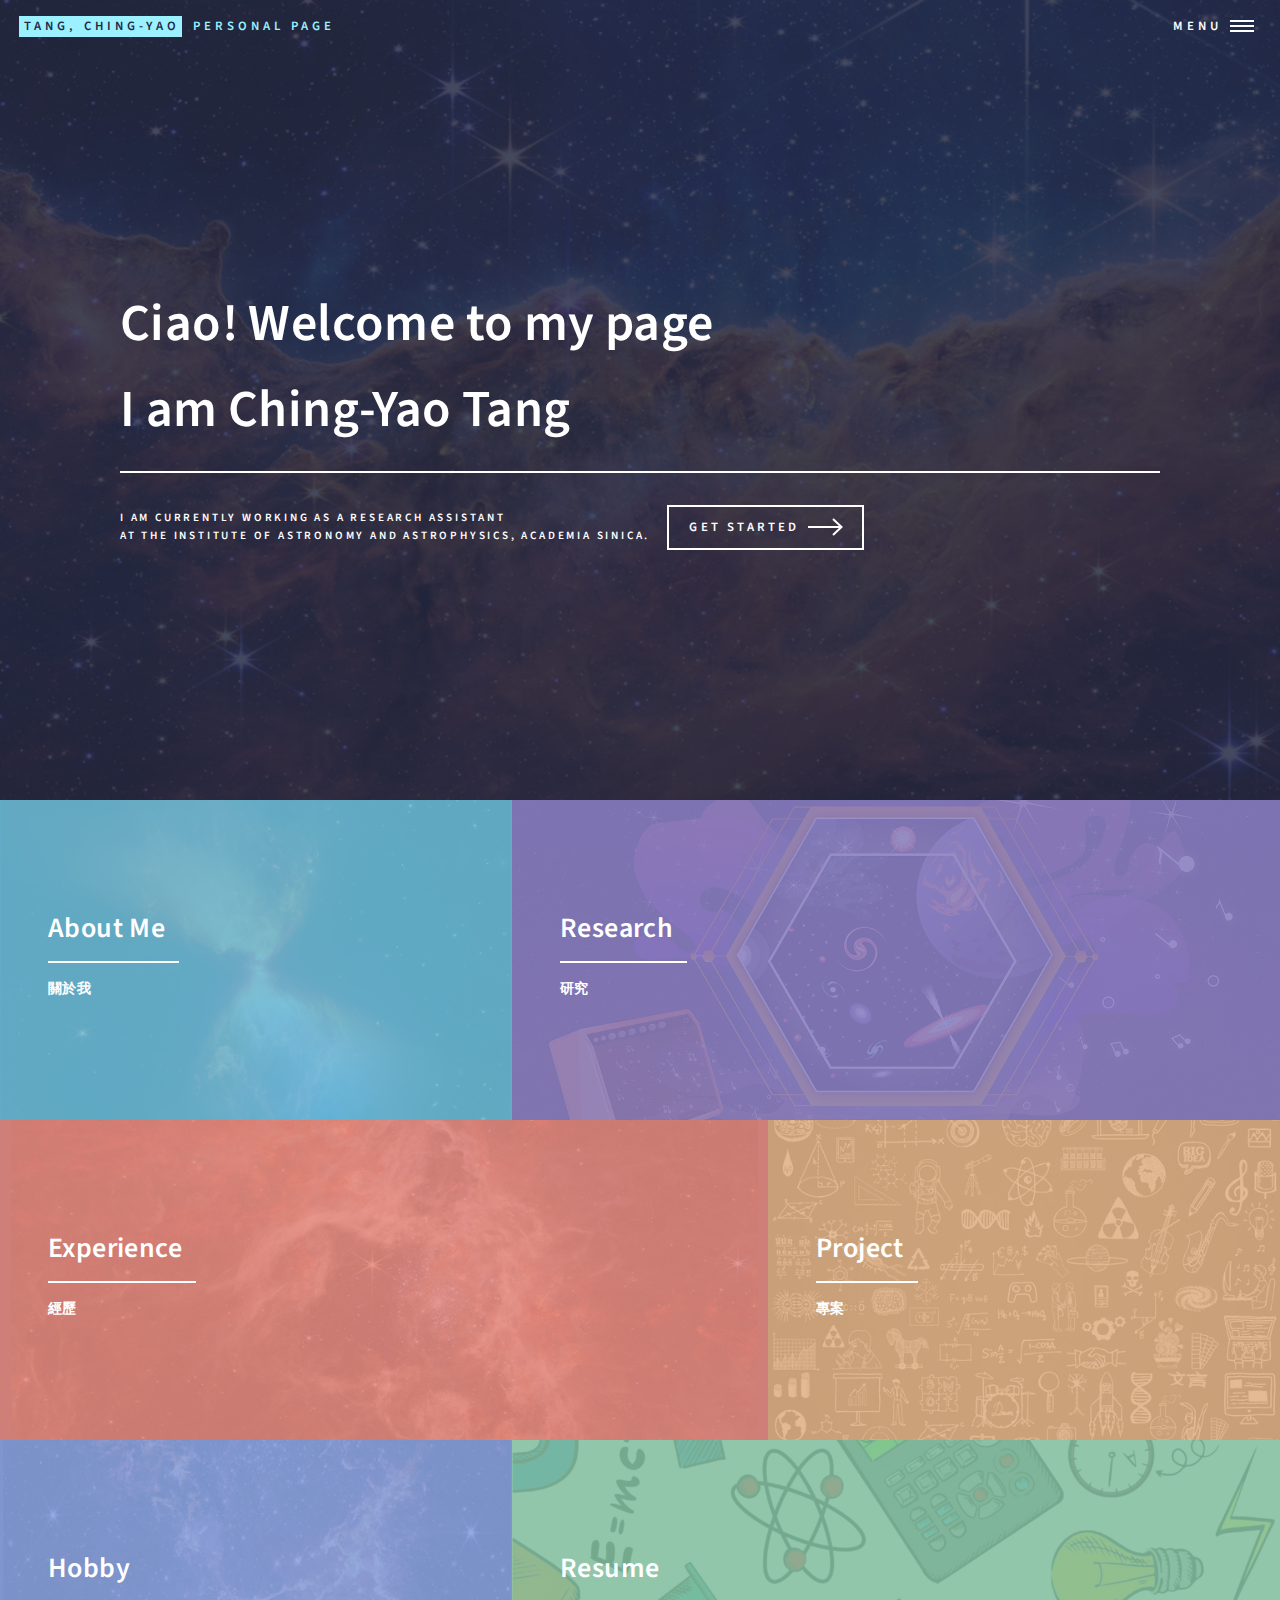
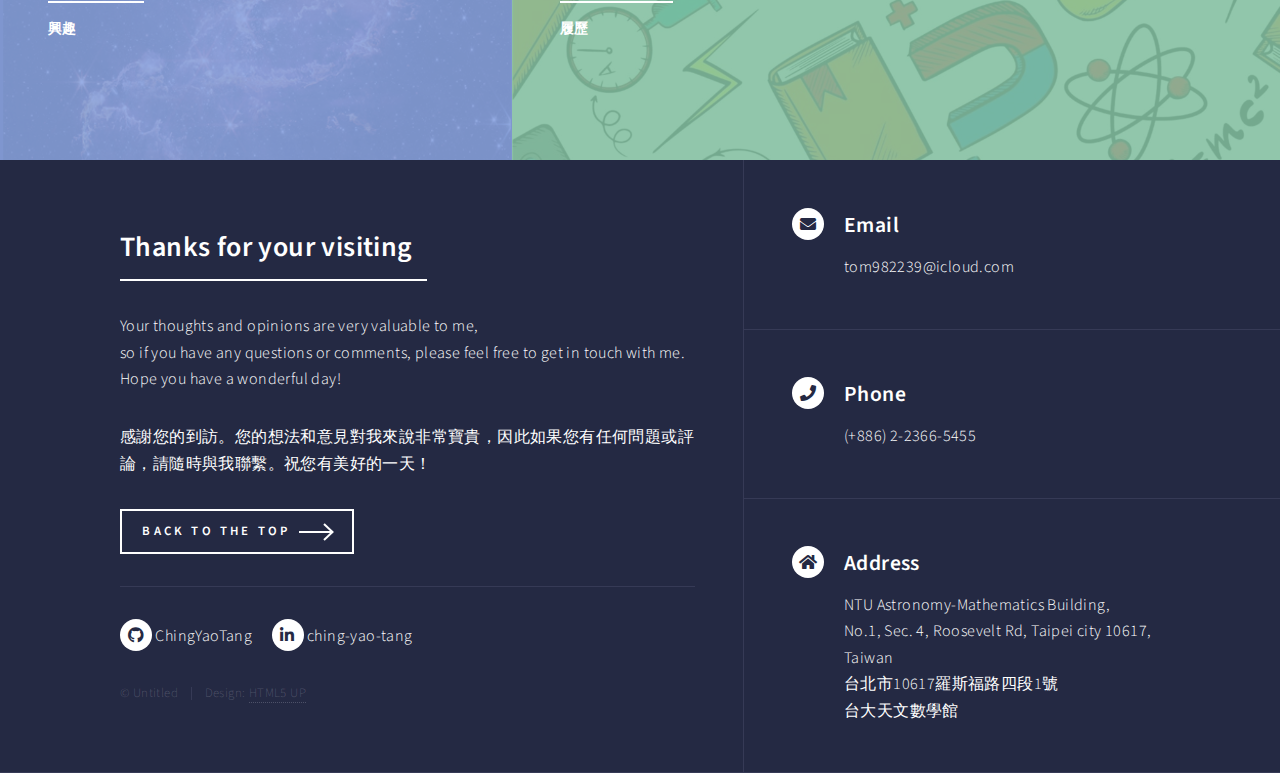
<file: index.html>
<!DOCTYPE HTML>
<!--
	Forty by HTML5 UP
	html5up.net | @ajlkn
	Free for personal and commercial use under the CCA 3.0 license (html5up.net/license)
-->
<html>
	<head>
		<title>Tang, Ching-Yao's Personal Page</title>
		<meta charset="utf-8" />
		<meta name="viewport" content="width=device-width, initial-scale=1, user-scalable=no" />
		<link rel="stylesheet" href="assets/css/main.css" />
		<noscript><link rel="stylesheet" href="assets/css/noscript.css" /></noscript>
	</head>
	<body class="is-preload">

		<!-- Wrapper -->
			<div id="wrapper">

				<!-- Header -->
					<header id="header" class="alt">
						<a href="index.html" class="logo"><strong>Tang, Ching-Yao</strong> <span>Personal Page</span></a>
						<nav>
							<a href="#menu">Menu</a>
						</nav>
					</header>

				<!-- Menu -->
					<nav id="menu">
						<ul class="links">
							<li><a href="AboutMe.html">About me</a></li>
							<li><a href="Research.html">Research</a></li>
							<li><a href="Experience.html">Experience</a></li>
							<li><a href="Project.html">Project</a></li>
							<li><a href="Hobby.html">Hobby</a></li>
							<li><a href="CV_Eng.pdf">Resume</a> <a href="CV_Chi.pdf">履歷</a></li>
						</ul>
						<ul class="actions stacked">
							<li><a href="#wrapper" class="button primary fit">Home</a></li>
							<li><a href="#contact" class="button fit">Contact me</a></li>
						</ul>
					</nav>

				<!-- Banner -->
					<section id="banner" class="major">
						<span class="image">
                            <img src="images/CosmicCliffsintheCarinaNebula.png" alt="" width="1280" height="720"/>
						</span>
						<div class="inner">
							<header class="major">
                                <h1>Ciao! Welcome to my page<br />
                                          I am Ching-Yao Tang</h1>
							</header>
							<div class="content">
								<p>I am currently working as a research assistant<br />
								at the Institute of Astronomy and Astrophysics, Academia Sinica.</p>
								<ul class="actions">
									<li><a href="#one" class="button next scrolly">Get Started</a></li>
								</ul>
							</div>
						</div>
					</section>

				<!-- Main -->
					<div id="main">

						<!-- One -->
							<section id="one" class="tiles">
								<article>
									<span class="image">
										<img src="images/L1527andProtostar.png" alt=""/>
									</span>
									<header class="major">
										<h3><a href="AboutMe.html" class="link">About Me</a></h3>
										<h5>關於我</h5>
									</header>
								</article>
								<article>
									<span class="image">
										<img src="images/JWST.jpeg" alt="" />
									</span>
									<header class="major">
										<h3><a href="Research.html" class="link">Research</a></h3>
										<h5>研究</h5>
									</header>
								</article>
								<article>
									<span class="image">
										<img src="images/TarantulaNebula.png" alt="" />
									</span>
									<header class="major">
										<h3><a href="Experience.html" class="link">Experience</a></h3>
										<h5>經歷</h5>
									</header>
								</article>
								<article>
									<span class="image">
										<img src="images/AstroIcons.jpg" alt="" />
									</span>
									<header class="major">
										<h3><a href="Project.html" class="link">Project</a></h3>
										<h5>專案</h5>
									</header>
								</article>
								<article>
									<span class="image">
										<img src="images/NGC346.png" alt="" />
									</span>
									<header class="major">
										<h3><a href="Hobby.html" class="link">Hobby</a></h3>
										<h5>興趣</h5>
									</header>
								</article>
								<article>
									<span class="image">
										<img src="images/science.jpg" alt="" />
									</span>
									<header class="major">
										<h3><a href="CV_Eng.pdf" class="link">Resume</a></h3>
                                        <h5>履歷</h5>
									</header>
								</article>
							</section>

						<!-- Two -->
							<!-- <section id="two">
								<div class="inner">
									<header class="major">
										<h2>Massa libero</h2>
									</header>
									<p>Nullam et orci eu lorem consequat tincidunt vivamus et sagittis libero. Mauris aliquet magna magna sed nunc rhoncus pharetra. Pellentesque condimentum sem. In efficitur ligula tate urna. Maecenas laoreet massa vel lacinia pellentesque lorem ipsum dolor. Nullam et orci eu lorem consequat tincidunt. Vivamus et sagittis libero. Mauris aliquet magna magna sed nunc rhoncus amet pharetra et feugiat tempus.</p>
									<ul class="actions">
										<li><a href="landing.html" class="button next">Get Started</a></li>
									</ul>
								</div>
                            </section> -->

					</div>

				<!-- Contact -->
					<section id="contact">
						<div class="inner">
							<section>
							<!--	<form method="post" action="#">
									<div class="fields">
										<div class="field half">
											<label for="name">Name</label>
											<input type="text" name="name" id="name" />
										</div>
										<div class="field half">
											<label for="email">Email</label>
											<input type="text" name="email" id="email" />
										</div>
										<div class="field">
											<label for="message">Message</label>
											<textarea name="message" id="message" rows="6"></textarea>
										</div>
									</div>
									<ul class="actions">
										<li><input type="submit" value="Send Message" class="primary" /></li>
										<li><input type="reset" value="Clear" /></li>
									</ul>
                                </form>-->
								<div class="inner">
									<header class="major">
										<h2>Thanks for your visiting</h2>
									</header>
                                    <p>Your thoughts and opinions are very valuable to me,<br /> 
                                       so if you have any questions or comments, please feel free to get in touch with me.<br />
                                       Hope you have a wonderful day!</p>
                                    <p>感謝您的到訪。您的想法和意見對我來說非常寶貴，因此如果您有任何問題或評論，請隨時與我聯繫。祝您有美好的一天！ </p>
									<ul class="actions">
										<li><a href="#wrapper" class="button next scrolly">Back to the top</a></li>
									</ul>
								</div>

				        <!-- Footer -->
                                <hr>
					            <footer id="footer">
						            <div class="inner">
							            <ul class="icons">
								            <!-- <li><a href="#" class="icon brands alt fa-twitter"><span class="label">Twitter</span></a></li> -->
								            <!-- <li><a href="#" class="icon brands alt fa-facebook-f"><span class="label">Facebook</span></a></li> -->
								            <!-- <li><a href="#" class="icon brands alt fa-instagram"><span class="label">Instagram</span></a></li> -->
								            <li><a href="https://github.com/ChingYaoTang" class="icon brands alt fa-github"><span class="label">GitHub</span> ChingYaoTang</a></li>
								            <li><a href="https://linkedin.com/in/ching-yao-tang" class="icon brands alt fa-linkedin-in"><span class="label">LinkedIn</span> ching-yao-tang</a></li>
							            </ul>
							            <ul class="copyright">
								        <li>&copy; Untitled</li><li>Design: <a href="https://html5up.net">HTML5 UP</a></li>
							            </ul>
						            </div>
					            </footer>
                                
                            </section>
                            <section class="split">
                                <section>
									<div class="contact-method">
										<span class="icon solid alt fa-envelope"></span>
										<h3>Email</h3>
										<span>tom982239@icloud.com</span>
									</div>
                                </section>
                                <section>
									<div class="contact-method">
										<span class="icon solid alt fa-phone"></span>
										<h3>Phone</h3>
										<span>(+886) 2-2366-5455</span>
									</div>
								</section>
                                <section>
									<div class="contact-method">
										<span class="icon solid alt fa-home"></span>
										<h3>Address</h3>
										<span>NTU Astronomy-Mathematics Building, <br />
										No.1, Sec. 4, Roosevelt Rd, Taipei city 10617,<br />
                                        Taiwan <br /></span>
                                        <span>台北市10617羅斯福路四段1號 <br/> 台大天文數學館 </span>
									</div>
                                </section>
							</section>
						</div>
					</section>

			</div>

		<!-- Scripts -->
			<script src="assets/js/jquery.min.js"></script>
			<script src="assets/js/jquery.scrolly.min.js"></script>
			<script src="assets/js/jquery.scrollex.min.js"></script>
			<script src="assets/js/browser.min.js"></script>
			<script src="assets/js/breakpoints.min.js"></script>
			<script src="assets/js/util.js"></script>
			<script src="assets/js/main.js"></script>

	</body>
</html>
</file>
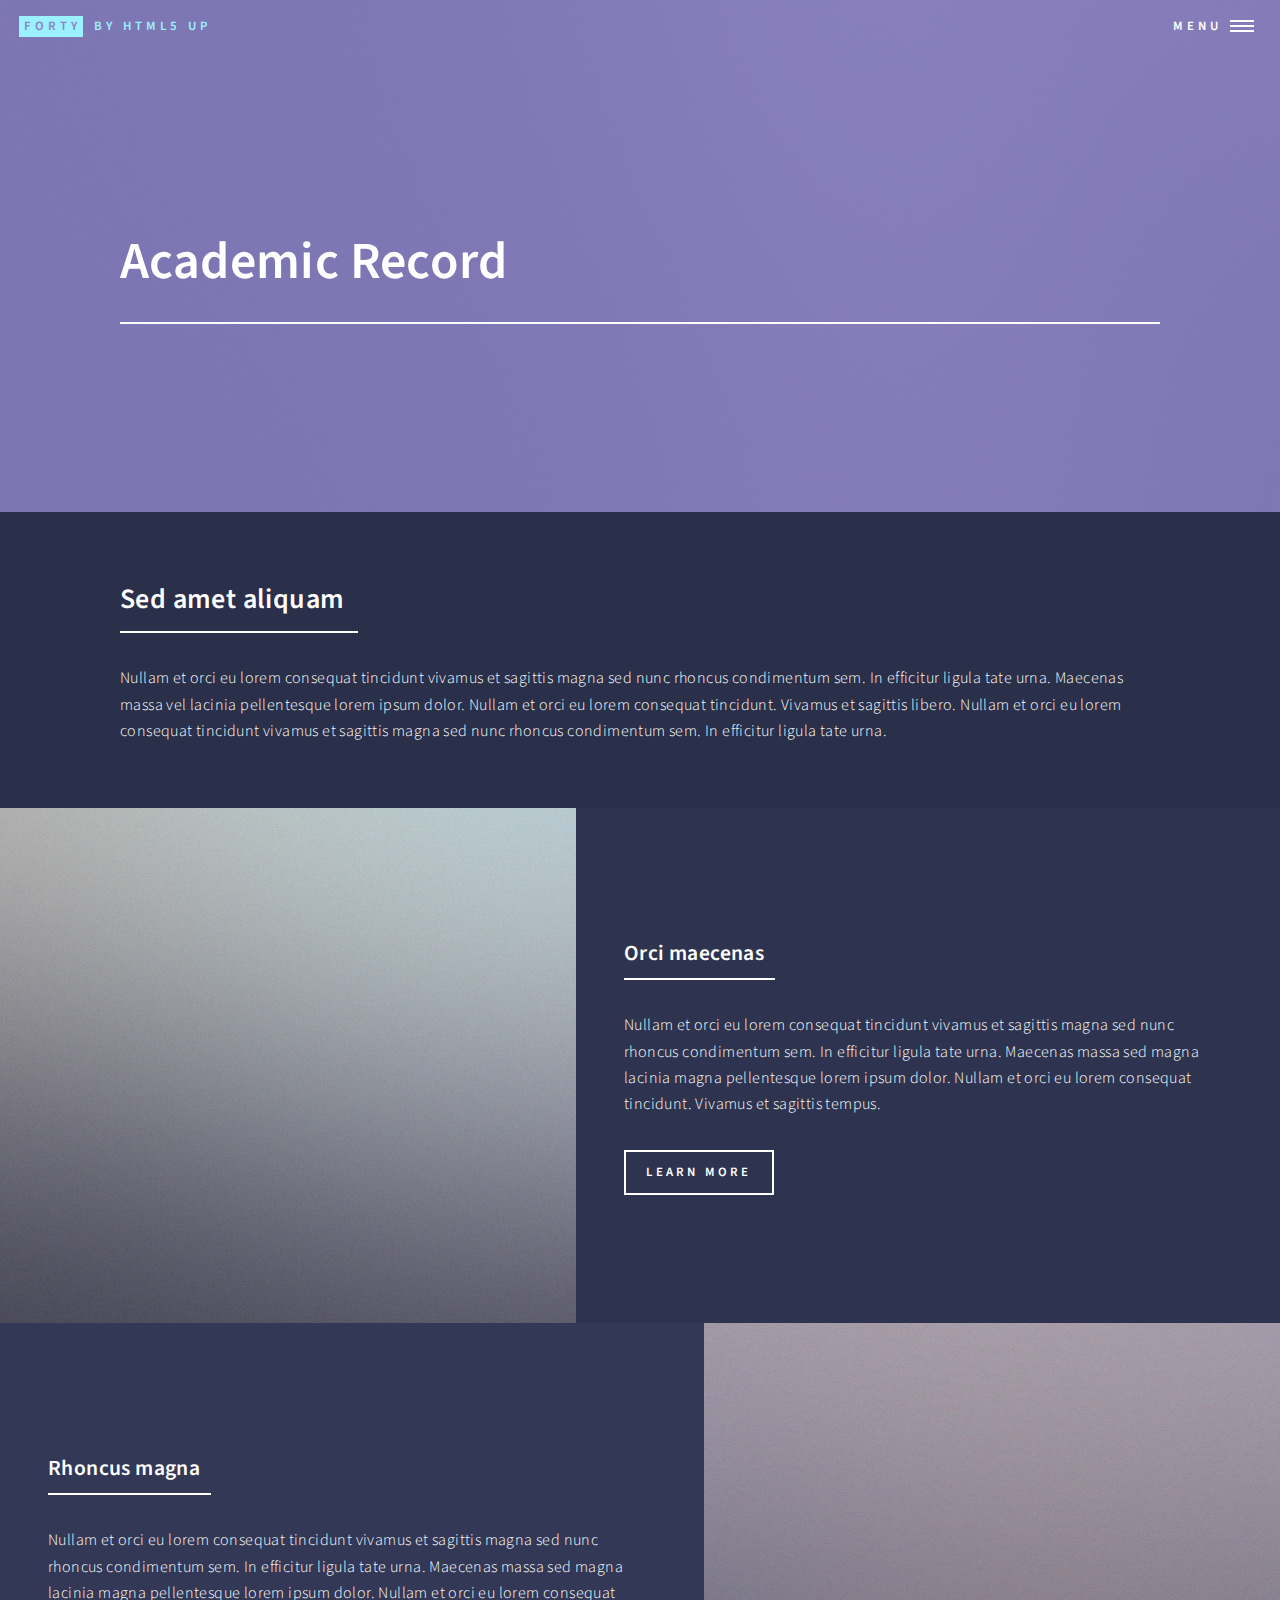
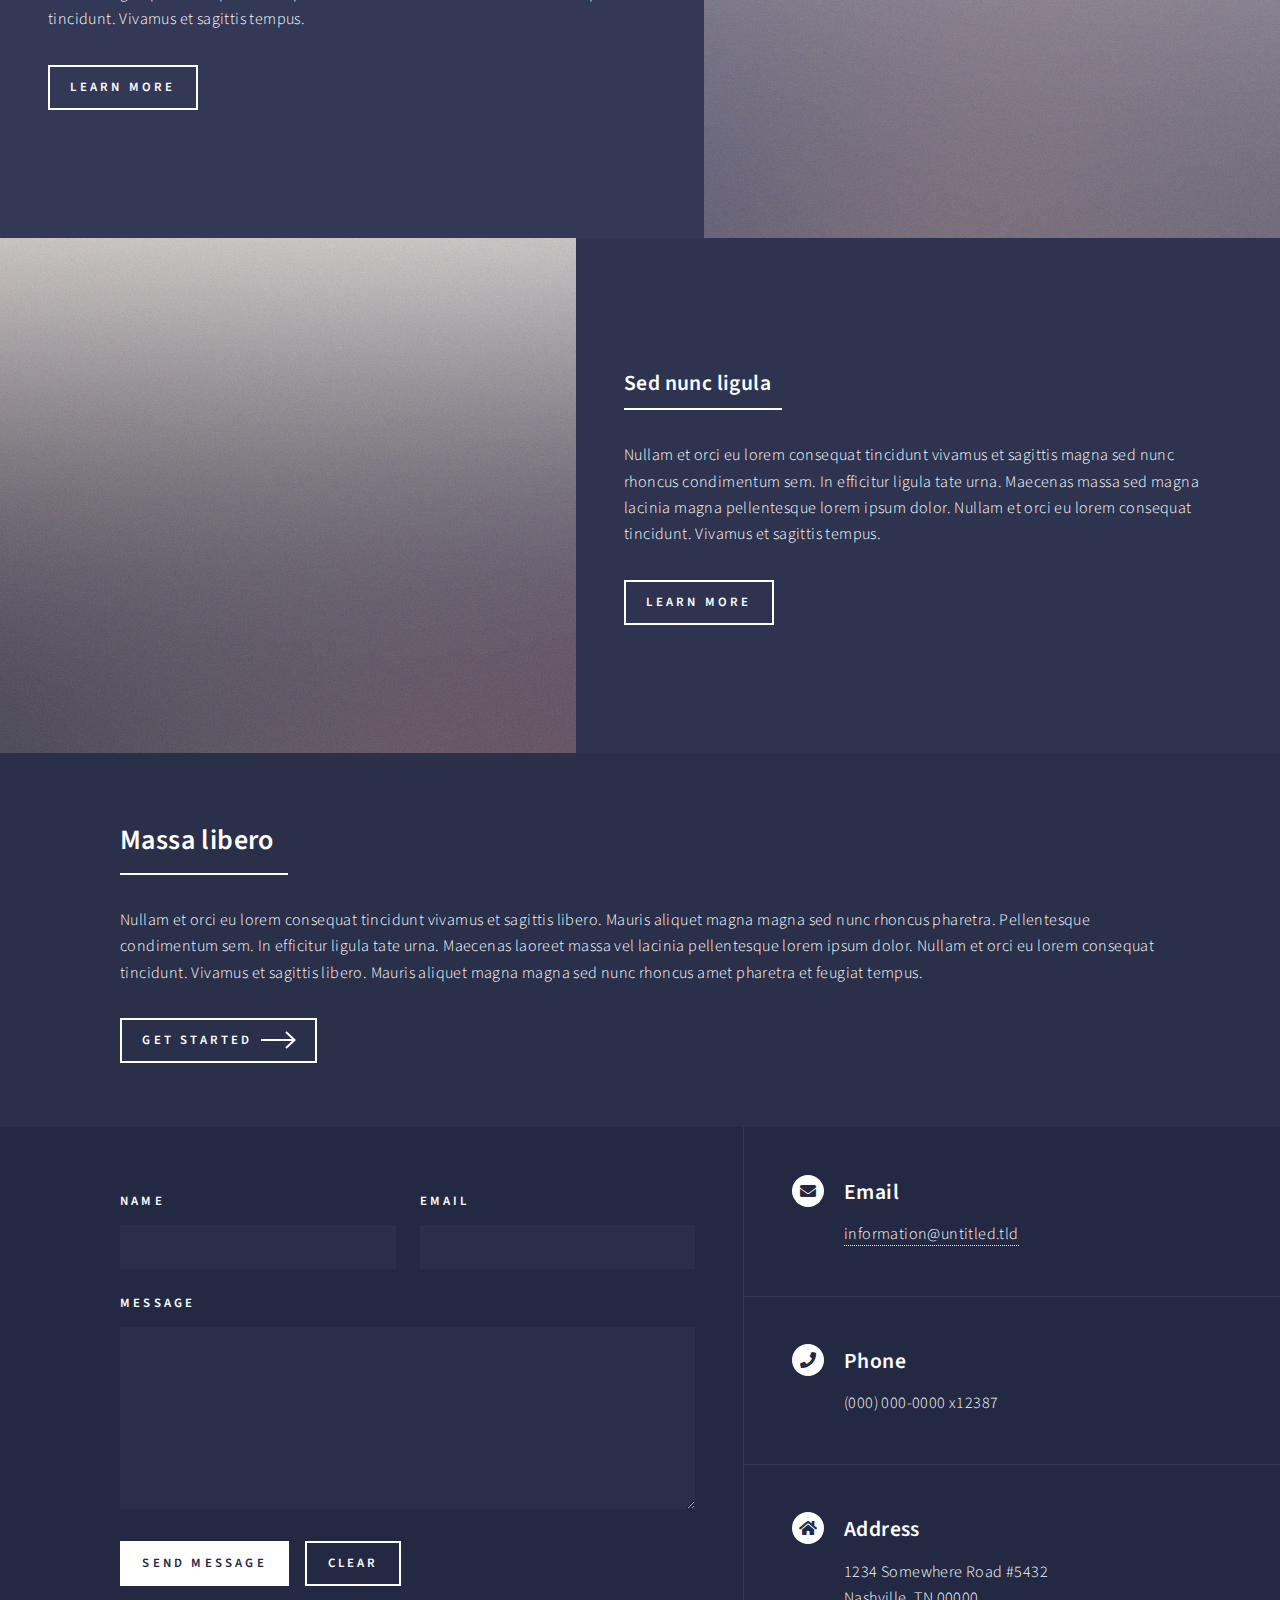
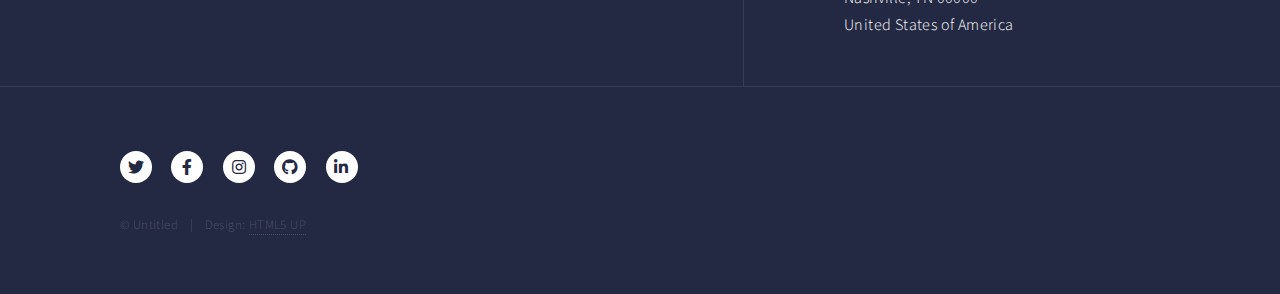
<file: AcademicRecord.html>
<!DOCTYPE HTML>
<!--
	Forty by HTML5 UP
	html5up.net | @ajlkn
	Free for personal and commercial use under the CCA 3.0 license (html5up.net/license)
-->
<html>
	<head>
		<title>Landing - Forty by HTML5 UP</title>
		<meta charset="utf-8" />
		<meta name="viewport" content="width=device-width, initial-scale=1, user-scalable=no" />
		<link rel="stylesheet" href="assets/css/main.css" />
		<noscript><link rel="stylesheet" href="assets/css/noscript.css" /></noscript>
	</head>
	<body class="is-preload">

		<!-- Wrapper -->
			<div id="wrapper">

				<!-- Header -->
				<!-- Note: The "styleN" class below should match that of the banner element. -->
					<header id="header" class="alt style2">
						<a href="index.html" class="logo"><strong>Forty</strong> <span>by HTML5 UP</span></a>
						<nav>
							<a href="#menu">Menu</a>
						</nav>
					</header>

				<!-- Menu -->
					<nav id="menu">
						<ul class="links">
							<li><a href="index.html">Home</a></li>
							<li><a href="landing.html">Landing</a></li>
							<li><a href="generic.html">Generic</a></li>
							<li><a href="elements.html">Elements</a></li>
						</ul>
						<ul class="actions stacked">
							<li><a href="#" class="button primary fit">Get Started</a></li>
							<li><a href="#" class="button fit">Log In</a></li>
						</ul>
					</nav>

				<!-- Banner -->
				<!-- Note: The "styleN" class below should match that of the header element. -->
					<section id="banner" class="style2">
						<div class="inner">
							<span class="image">
								<img src="images/pic07.jpg" alt="" />
							</span>
							<header class="major">
								<h1>Academic Record</h1>
							</header>
							<!-- <div class="content">
								<p>學業</p>
                            </div> -->
						</div>
					</section>

				<!-- Main -->
					<div id="main">

						<!-- One -->
							<section id="one">
								<div class="inner">
									<header class="major">
										<h2>Sed amet aliquam</h2>
									</header>
									<p>Nullam et orci eu lorem consequat tincidunt vivamus et sagittis magna sed nunc rhoncus condimentum sem. In efficitur ligula tate urna. Maecenas massa vel lacinia pellentesque lorem ipsum dolor. Nullam et orci eu lorem consequat tincidunt. Vivamus et sagittis libero. Nullam et orci eu lorem consequat tincidunt vivamus et sagittis magna sed nunc rhoncus condimentum sem. In efficitur ligula tate urna.</p>
								</div>
							</section>

						<!-- Two -->
							<section id="two" class="spotlights">
								<section>
									<a href="generic.html" class="image">
										<img src="images/pic08.jpg" alt="" data-position="center center" />
									</a>
									<div class="content">
										<div class="inner">
											<header class="major">
												<h3>Orci maecenas</h3>
											</header>
											<p>Nullam et orci eu lorem consequat tincidunt vivamus et sagittis magna sed nunc rhoncus condimentum sem. In efficitur ligula tate urna. Maecenas massa sed magna lacinia magna pellentesque lorem ipsum dolor. Nullam et orci eu lorem consequat tincidunt. Vivamus et sagittis tempus.</p>
											<ul class="actions">
												<li><a href="generic.html" class="button">Learn more</a></li>
											</ul>
										</div>
									</div>
								</section>
								<section>
									<a href="generic.html" class="image">
										<img src="images/pic09.jpg" alt="" data-position="top center" />
									</a>
									<div class="content">
										<div class="inner">
											<header class="major">
												<h3>Rhoncus magna</h3>
											</header>
											<p>Nullam et orci eu lorem consequat tincidunt vivamus et sagittis magna sed nunc rhoncus condimentum sem. In efficitur ligula tate urna. Maecenas massa sed magna lacinia magna pellentesque lorem ipsum dolor. Nullam et orci eu lorem consequat tincidunt. Vivamus et sagittis tempus.</p>
											<ul class="actions">
												<li><a href="generic.html" class="button">Learn more</a></li>
											</ul>
										</div>
									</div>
								</section>
								<section>
									<a href="generic.html" class="image">
										<img src="images/pic10.jpg" alt="" data-position="25% 25%" />
									</a>
									<div class="content">
										<div class="inner">
											<header class="major">
												<h3>Sed nunc ligula</h3>
											</header>
											<p>Nullam et orci eu lorem consequat tincidunt vivamus et sagittis magna sed nunc rhoncus condimentum sem. In efficitur ligula tate urna. Maecenas massa sed magna lacinia magna pellentesque lorem ipsum dolor. Nullam et orci eu lorem consequat tincidunt. Vivamus et sagittis tempus.</p>
											<ul class="actions">
												<li><a href="generic.html" class="button">Learn more</a></li>
											</ul>
										</div>
									</div>
								</section>
							</section>

						<!-- Three -->
							<section id="three">
								<div class="inner">
									<header class="major">
										<h2>Massa libero</h2>
									</header>
									<p>Nullam et orci eu lorem consequat tincidunt vivamus et sagittis libero. Mauris aliquet magna magna sed nunc rhoncus pharetra. Pellentesque condimentum sem. In efficitur ligula tate urna. Maecenas laoreet massa vel lacinia pellentesque lorem ipsum dolor. Nullam et orci eu lorem consequat tincidunt. Vivamus et sagittis libero. Mauris aliquet magna magna sed nunc rhoncus amet pharetra et feugiat tempus.</p>
									<ul class="actions">
										<li><a href="generic.html" class="button next">Get Started</a></li>
									</ul>
								</div>
							</section>

					</div>

				<!-- Contact -->
					<section id="contact">
						<div class="inner">
							<section>
								<form method="post" action="#">
									<div class="fields">
										<div class="field half">
											<label for="name">Name</label>
											<input type="text" name="name" id="name" />
										</div>
										<div class="field half">
											<label for="email">Email</label>
											<input type="text" name="email" id="email" />
										</div>
										<div class="field">
											<label for="message">Message</label>
											<textarea name="message" id="message" rows="6"></textarea>
										</div>
									</div>
									<ul class="actions">
										<li><input type="submit" value="Send Message" class="primary" /></li>
										<li><input type="reset" value="Clear" /></li>
									</ul>
								</form>
							</section>
							<section class="split">
								<section>
									<div class="contact-method">
										<span class="icon solid alt fa-envelope"></span>
										<h3>Email</h3>
										<a href="#">information@untitled.tld</a>
									</div>
								</section>
								<section>
									<div class="contact-method">
										<span class="icon solid alt fa-phone"></span>
										<h3>Phone</h3>
										<span>(000) 000-0000 x12387</span>
									</div>
								</section>
								<section>
									<div class="contact-method">
										<span class="icon solid alt fa-home"></span>
										<h3>Address</h3>
										<span>1234 Somewhere Road #5432<br />
										Nashville, TN 00000<br />
										United States of America</span>
									</div>
								</section>
							</section>
						</div>
					</section>

				<!-- Footer -->
					<footer id="footer">
						<div class="inner">
							<ul class="icons">
								<li><a href="#" class="icon brands alt fa-twitter"><span class="label">Twitter</span></a></li>
								<li><a href="#" class="icon brands alt fa-facebook-f"><span class="label">Facebook</span></a></li>
								<li><a href="#" class="icon brands alt fa-instagram"><span class="label">Instagram</span></a></li>
								<li><a href="#" class="icon brands alt fa-github"><span class="label">GitHub</span></a></li>
								<li><a href="#" class="icon brands alt fa-linkedin-in"><span class="label">LinkedIn</span></a></li>
							</ul>
							<ul class="copyright">
								<li>&copy; Untitled</li><li>Design: <a href="https://html5up.net">HTML5 UP</a></li>
							</ul>
						</div>
					</footer>

			</div>

		<!-- Scripts -->
			<script src="assets/js/jquery.min.js"></script>
			<script src="assets/js/jquery.scrolly.min.js"></script>
			<script src="assets/js/jquery.scrollex.min.js"></script>
			<script src="assets/js/browser.min.js"></script>
			<script src="assets/js/breakpoints.min.js"></script>
			<script src="assets/js/util.js"></script>
			<script src="assets/js/main.js"></script>

	</body>
</html>
</file>
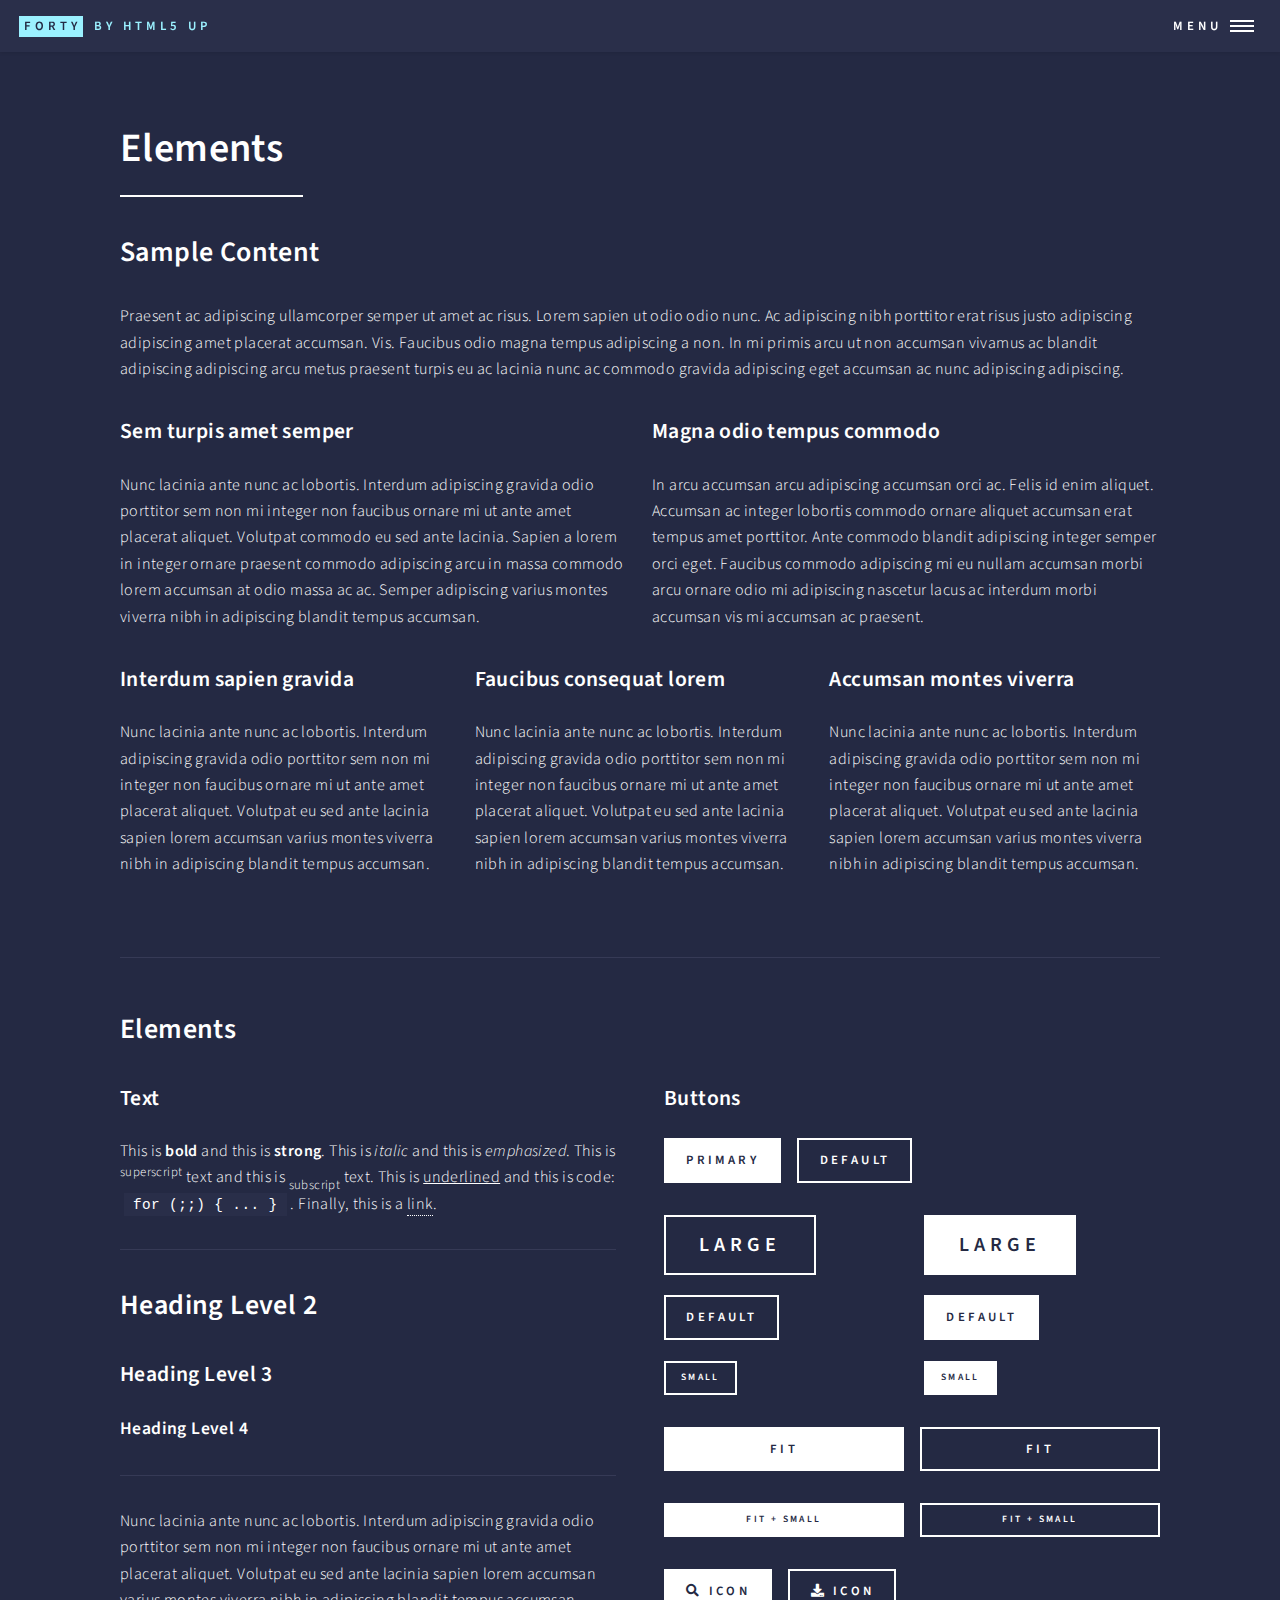
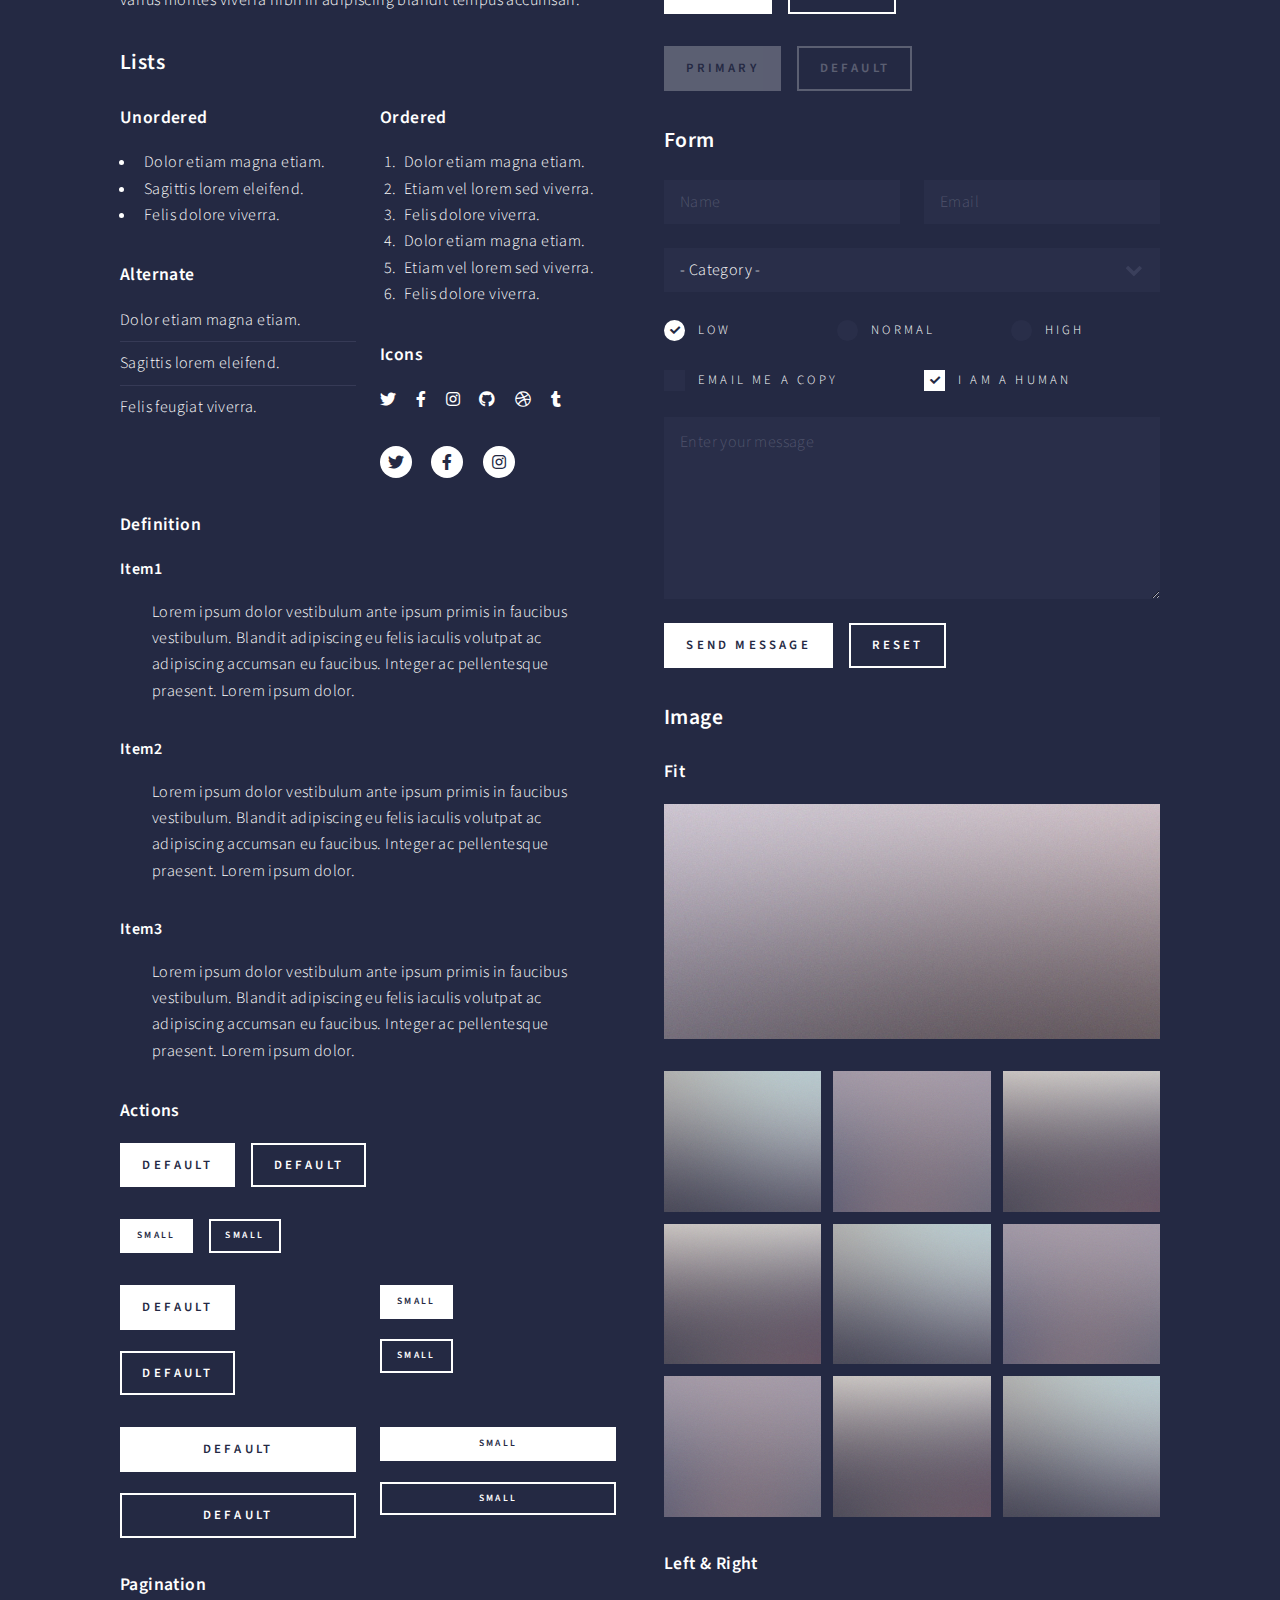
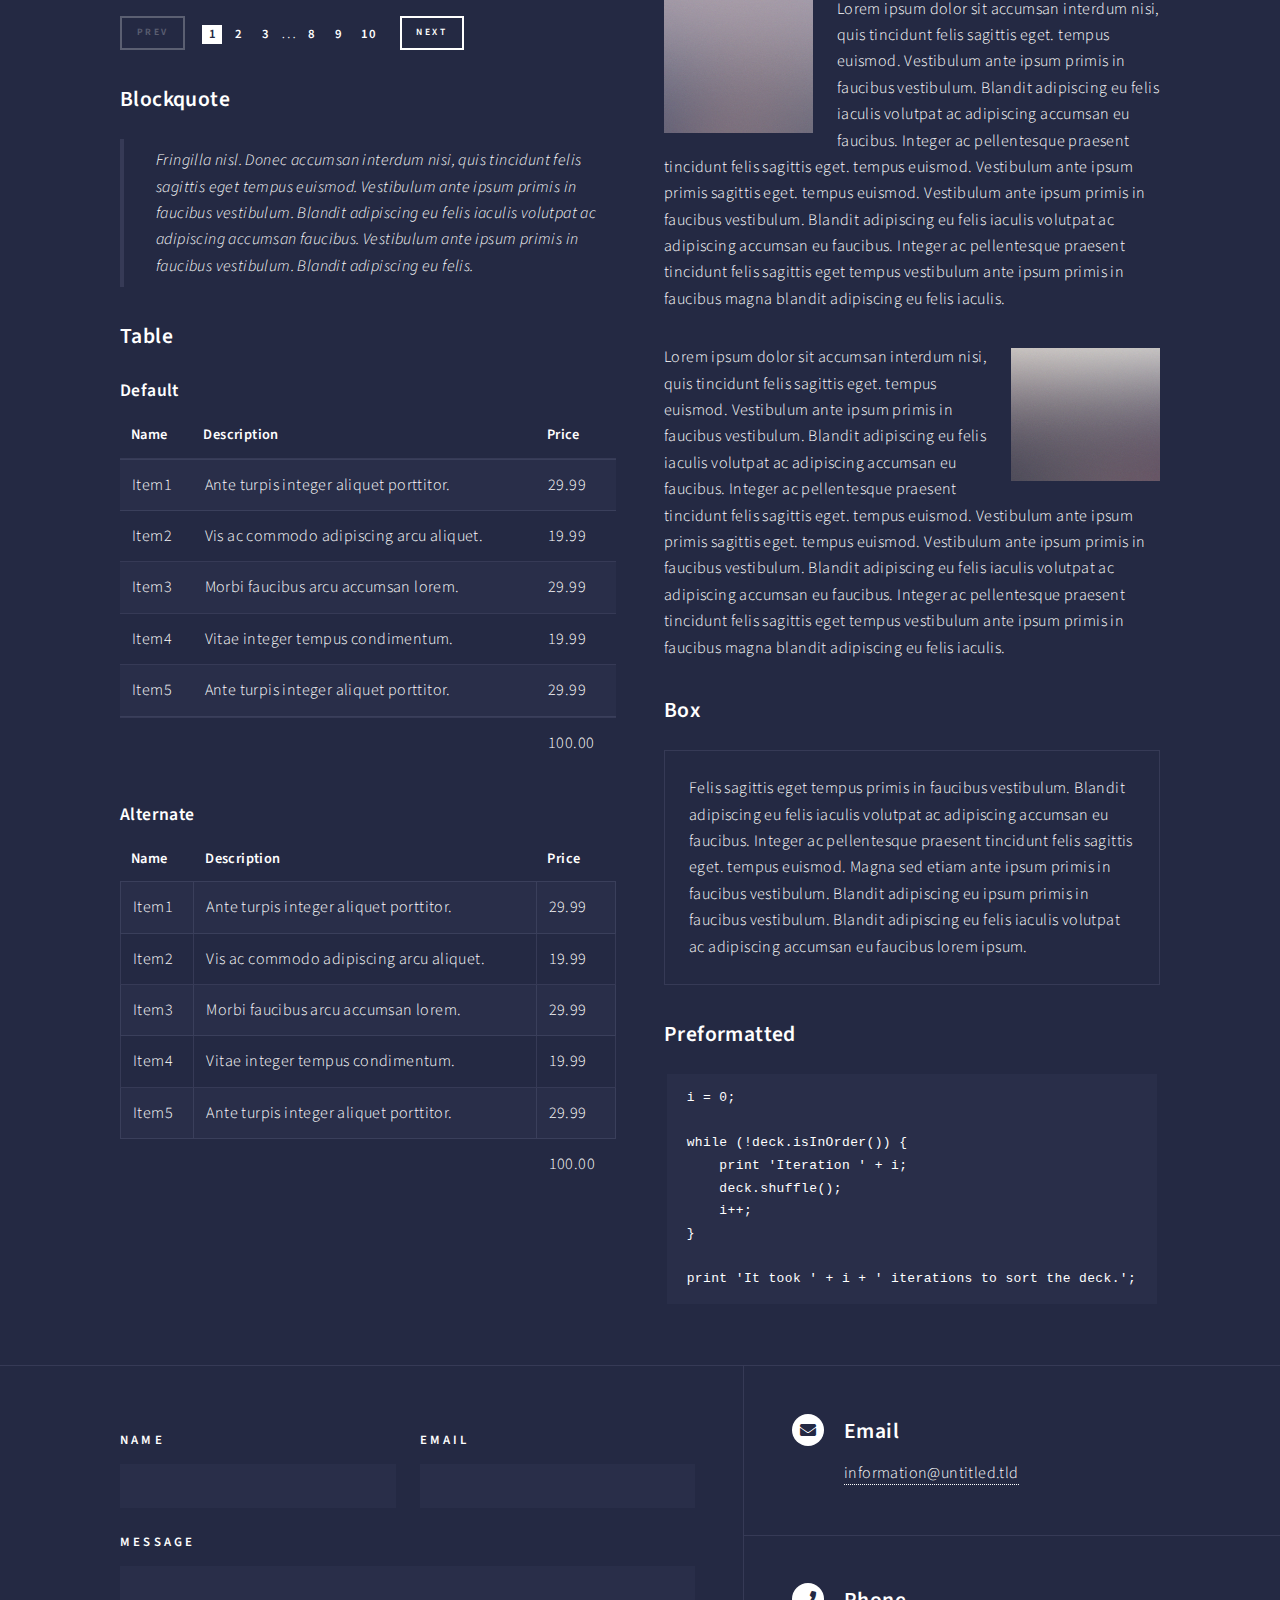
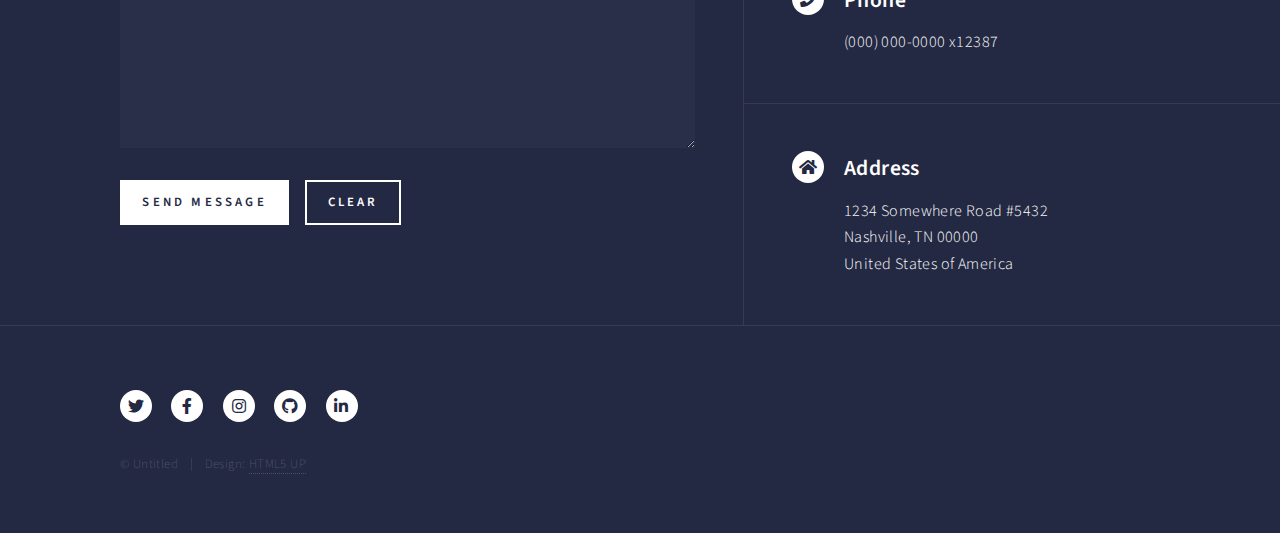
<file: elements.html>
<!DOCTYPE HTML>
<!--
	Forty by HTML5 UP
	html5up.net | @ajlkn
	Free for personal and commercial use under the CCA 3.0 license (html5up.net/license)
-->
<html>
	<head>
		<title>Elements - Forty by HTML5 UP</title>
		<meta charset="utf-8" />
		<meta name="viewport" content="width=device-width, initial-scale=1, user-scalable=no" />
		<link rel="stylesheet" href="assets/css/main.css" />
		<noscript><link rel="stylesheet" href="assets/css/noscript.css" /></noscript>
	</head>
	<body class="is-preload">

		<!-- Wrapper -->
			<div id="wrapper">

				<!-- Header -->
					<header id="header">
						<a href="index.html" class="logo"><strong>Forty</strong> <span>by HTML5 UP</span></a>
						<nav>
							<a href="#menu">Menu</a>
						</nav>
					</header>

				<!-- Menu -->
					<nav id="menu">
						<ul class="links">
							<li><a href="index.html">Home</a></li>
							<li><a href="landing.html">Landing</a></li>
							<li><a href="generic.html">Generic</a></li>
							<li><a href="elements.html">Elements</a></li>
						</ul>
						<ul class="actions stacked">
							<li><a href="#" class="button primary fit">Get Started</a></li>
							<li><a href="#" class="button fit">Log In</a></li>
						</ul>
					</nav>

				<!-- Main -->
					<div id="main" class="alt">

						<!-- One -->
							<section id="one">
								<div class="inner">
									<header class="major">
										<h1>Elements</h1>
									</header>

									<!-- Content -->
										<h2 id="content">Sample Content</h2>
										<p>Praesent ac adipiscing ullamcorper semper ut amet ac risus. Lorem sapien ut odio odio nunc. Ac adipiscing nibh porttitor erat risus justo adipiscing adipiscing amet placerat accumsan. Vis. Faucibus odio magna tempus adipiscing a non. In mi primis arcu ut non accumsan vivamus ac blandit adipiscing adipiscing arcu metus praesent turpis eu ac lacinia nunc ac commodo gravida adipiscing eget accumsan ac nunc adipiscing adipiscing.</p>
										<div class="row">
											<div class="col-6 col-12-small">
												<h3>Sem turpis amet semper</h3>
												<p>Nunc lacinia ante nunc ac lobortis. Interdum adipiscing gravida odio porttitor sem non mi integer non faucibus ornare mi ut ante amet placerat aliquet. Volutpat commodo eu sed ante lacinia. Sapien a lorem in integer ornare praesent commodo adipiscing arcu in massa commodo lorem accumsan at odio massa ac ac. Semper adipiscing varius montes viverra nibh in adipiscing blandit tempus accumsan.</p>
											</div>
											<div class="col-6 col-12-small">
												<h3>Magna odio tempus commodo</h3>
												<p>In arcu accumsan arcu adipiscing accumsan orci ac. Felis id enim aliquet. Accumsan ac integer lobortis commodo ornare aliquet accumsan erat tempus amet porttitor. Ante commodo blandit adipiscing integer semper orci eget. Faucibus commodo adipiscing mi eu nullam accumsan morbi arcu ornare odio mi adipiscing nascetur lacus ac interdum morbi accumsan vis mi accumsan ac praesent.</p>
											</div>
											<!-- Break -->
											<div class="col-4 col-12-medium">
												<h3>Interdum sapien gravida</h3>
												<p>Nunc lacinia ante nunc ac lobortis. Interdum adipiscing gravida odio porttitor sem non mi integer non faucibus ornare mi ut ante amet placerat aliquet. Volutpat eu sed ante lacinia sapien lorem accumsan varius montes viverra nibh in adipiscing blandit tempus accumsan.</p>
											</div>
											<div class="col-4 col-12-medium">
												<h3>Faucibus consequat lorem</h3>
												<p>Nunc lacinia ante nunc ac lobortis. Interdum adipiscing gravida odio porttitor sem non mi integer non faucibus ornare mi ut ante amet placerat aliquet. Volutpat eu sed ante lacinia sapien lorem accumsan varius montes viverra nibh in adipiscing blandit tempus accumsan.</p>
											</div>
											<div class="col-4 col-12-medium">
												<h3>Accumsan montes viverra</h3>
												<p>Nunc lacinia ante nunc ac lobortis. Interdum adipiscing gravida odio porttitor sem non mi integer non faucibus ornare mi ut ante amet placerat aliquet. Volutpat eu sed ante lacinia sapien lorem accumsan varius montes viverra nibh in adipiscing blandit tempus accumsan.</p>
											</div>
										</div>

									<hr class="major" />

									<!-- Elements -->
										<h2 id="elements">Elements</h2>
										<div class="row gtr-200">
											<div class="col-6 col-12-medium">

												<!-- Text stuff -->
													<h3>Text</h3>
													<p>This is <b>bold</b> and this is <strong>strong</strong>. This is <i>italic</i> and this is <em>emphasized</em>.
													This is <sup>superscript</sup> text and this is <sub>subscript</sub> text.
													This is <u>underlined</u> and this is code: <code>for (;;) { ... }</code>.
													Finally, this is a <a href="#">link</a>.</p>
													<hr />
													<h2>Heading Level 2</h2>
													<h3>Heading Level 3</h3>
													<h4>Heading Level 4</h4>
													<hr />
													<p>Nunc lacinia ante nunc ac lobortis. Interdum adipiscing gravida odio porttitor sem non mi integer non faucibus ornare mi ut ante amet placerat aliquet. Volutpat eu sed ante lacinia sapien lorem accumsan varius montes viverra nibh in adipiscing blandit tempus accumsan.</p>

												<!-- Lists -->
													<h3>Lists</h3>
													<div class="row">
														<div class="col-6 col-12-small">

															<h4>Unordered</h4>
															<ul>
																<li>Dolor etiam magna etiam.</li>
																<li>Sagittis lorem eleifend.</li>
																<li>Felis dolore viverra.</li>
															</ul>

															<h4>Alternate</h4>
															<ul class="alt">
																<li>Dolor etiam magna etiam.</li>
																<li>Sagittis lorem eleifend.</li>
																<li>Felis feugiat viverra.</li>
															</ul>

														</div>
														<div class="col-6 col-12-small">

															<h4>Ordered</h4>
															<ol>
																<li>Dolor etiam magna etiam.</li>
																<li>Etiam vel lorem sed viverra.</li>
																<li>Felis dolore viverra.</li>
																<li>Dolor etiam magna etiam.</li>
																<li>Etiam vel lorem sed viverra.</li>
																<li>Felis dolore viverra.</li>
															</ol>

															<h4>Icons</h4>
															<ul class="icons">
																<li><a href="#" class="icon brands fa-twitter"><span class="label">Twitter</span></a></li>
																<li><a href="#" class="icon brands fa-facebook-f"><span class="label">Facebook</span></a></li>
																<li><a href="#" class="icon brands fa-instagram"><span class="label">Instagram</span></a></li>
																<li><a href="#" class="icon brands fa-github"><span class="label">Github</span></a></li>
																<li><a href="#" class="icon brands fa-dribbble"><span class="label">Dribbble</span></a></li>
																<li><a href="#" class="icon brands fa-tumblr"><span class="label">Tumblr</span></a></li>
															</ul>
															<ul class="icons">
																<li><a href="#" class="icon brands alt fa-twitter"><span class="label">Twitter</span></a></li>
																<li><a href="#" class="icon brands alt fa-facebook-f"><span class="label">Facebook</span></a></li>
																<li><a href="#" class="icon brands alt fa-instagram"><span class="label">Instagram</span></a></li>
															</ul>

														</div>
													</div>
													<h4>Definition</h4>
													<dl>
														<dt>Item1</dt>
														<dd>
															<p>Lorem ipsum dolor vestibulum ante ipsum primis in faucibus vestibulum. Blandit adipiscing eu felis iaculis volutpat ac adipiscing accumsan eu faucibus. Integer ac pellentesque praesent. Lorem ipsum dolor.</p>
														</dd>
														<dt>Item2</dt>
														<dd>
															<p>Lorem ipsum dolor vestibulum ante ipsum primis in faucibus vestibulum. Blandit adipiscing eu felis iaculis volutpat ac adipiscing accumsan eu faucibus. Integer ac pellentesque praesent. Lorem ipsum dolor.</p>
														</dd>
														<dt>Item3</dt>
														<dd>
															<p>Lorem ipsum dolor vestibulum ante ipsum primis in faucibus vestibulum. Blandit adipiscing eu felis iaculis volutpat ac adipiscing accumsan eu faucibus. Integer ac pellentesque praesent. Lorem ipsum dolor.</p>
														</dd>
													</dl>

													<h4>Actions</h4>
													<ul class="actions">
														<li><a href="#" class="button primary">Default</a></li>
														<li><a href="#" class="button">Default</a></li>
													</ul>
													<ul class="actions small">
														<li><a href="#" class="button primary small">Small</a></li>
														<li><a href="#" class="button small">Small</a></li>
													</ul>
													<div class="row">
														<div class="col-6 col-12-small">
															<ul class="actions stacked">
																<li><a href="#" class="button primary">Default</a></li>
																<li><a href="#" class="button">Default</a></li>
															</ul>
														</div>
														<div class="col-6 col-12-small">
															<ul class="actions stacked">
																<li><a href="#" class="button primary small">Small</a></li>
																<li><a href="#" class="button small">Small</a></li>
															</ul>
														</div>
														<div class="col-6 col-12-small">
															<ul class="actions stacked">
																<li><a href="#" class="button primary fit">Default</a></li>
																<li><a href="#" class="button fit">Default</a></li>
															</ul>
														</div>
														<div class="col-6 col-12-small">
															<ul class="actions stacked">
																<li><a href="#" class="button primary small fit">Small</a></li>
																<li><a href="#" class="button small fit">Small</a></li>
															</ul>
														</div>
													</div>

													<h4>Pagination</h4>
													<ul class="pagination">
														<li><span class="button small disabled">Prev</span></li>
														<li><a href="#" class="page active">1</a></li>
														<li><a href="#" class="page">2</a></li>
														<li><a href="#" class="page">3</a></li>
														<li><span>&hellip;</span></li>
														<li><a href="#" class="page">8</a></li>
														<li><a href="#" class="page">9</a></li>
														<li><a href="#" class="page">10</a></li>
														<li><a href="#" class="button small">Next</a></li>
													</ul>

												<!-- Blockquote -->
													<h3>Blockquote</h3>
													<blockquote>Fringilla nisl. Donec accumsan interdum nisi, quis tincidunt felis sagittis eget tempus euismod. Vestibulum ante ipsum primis in faucibus vestibulum. Blandit adipiscing eu felis iaculis volutpat ac adipiscing accumsan faucibus. Vestibulum ante ipsum primis in faucibus vestibulum. Blandit adipiscing eu felis.</blockquote>

												<!-- Table -->
													<h3>Table</h3>

													<h4>Default</h4>
													<div class="table-wrapper">
														<table>
															<thead>
																<tr>
																	<th>Name</th>
																	<th>Description</th>
																	<th>Price</th>
																</tr>
															</thead>
															<tbody>
																<tr>
																	<td>Item1</td>
																	<td>Ante turpis integer aliquet porttitor.</td>
																	<td>29.99</td>
																</tr>
																<tr>
																	<td>Item2</td>
																	<td>Vis ac commodo adipiscing arcu aliquet.</td>
																	<td>19.99</td>
																</tr>
																<tr>
																	<td>Item3</td>
																	<td> Morbi faucibus arcu accumsan lorem.</td>
																	<td>29.99</td>
																</tr>
																<tr>
																	<td>Item4</td>
																	<td>Vitae integer tempus condimentum.</td>
																	<td>19.99</td>
																</tr>
																<tr>
																	<td>Item5</td>
																	<td>Ante turpis integer aliquet porttitor.</td>
																	<td>29.99</td>
																</tr>
															</tbody>
															<tfoot>
																<tr>
																	<td colspan="2"></td>
																	<td>100.00</td>
																</tr>
															</tfoot>
														</table>
													</div>

													<h4>Alternate</h4>
													<div class="table-wrapper">
														<table class="alt">
															<thead>
																<tr>
																	<th>Name</th>
																	<th>Description</th>
																	<th>Price</th>
																</tr>
															</thead>
															<tbody>
																<tr>
																	<td>Item1</td>
																	<td>Ante turpis integer aliquet porttitor.</td>
																	<td>29.99</td>
																</tr>
																<tr>
																	<td>Item2</td>
																	<td>Vis ac commodo adipiscing arcu aliquet.</td>
																	<td>19.99</td>
																</tr>
																<tr>
																	<td>Item3</td>
																	<td> Morbi faucibus arcu accumsan lorem.</td>
																	<td>29.99</td>
																</tr>
																<tr>
																	<td>Item4</td>
																	<td>Vitae integer tempus condimentum.</td>
																	<td>19.99</td>
																</tr>
																<tr>
																	<td>Item5</td>
																	<td>Ante turpis integer aliquet porttitor.</td>
																	<td>29.99</td>
																</tr>
															</tbody>
															<tfoot>
																<tr>
																	<td colspan="2"></td>
																	<td>100.00</td>
																</tr>
															</tfoot>
														</table>
													</div>

											</div>
											<div class="col-6 col-12-medium">

												<!-- Buttons -->
													<h3>Buttons</h3>
													<ul class="actions">
														<li><a href="#" class="button primary">Primary</a></li>
														<li><a href="#" class="button">Default</a></li>
													</ul>
													<div class="row">
														<div class="col-6 col-12-xsmall">
															<ul class="actions stacked">
																<li><a href="#" class="button large">Large</a></li>
																<li><a href="#" class="button">Default</a></li>
																<li><a href="#" class="button small">Small</a></li>
															</ul>
														</div>
														<div class="col-6 col-12-xsmall">
															<ul class="actions stacked">
																<li><a href="#" class="button primary large">Large</a></li>
																<li><a href="#" class="button primary">Default</a></li>
																<li><a href="#" class="button primary small">Small</a></li>
															</ul>
														</div>
													</div>
													<ul class="actions fit">
														<li><a href="#" class="button primary fit">Fit</a></li>
														<li><a href="#" class="button fit">Fit</a></li>
													</ul>
													<ul class="actions fit small">
														<li><a href="#" class="button primary fit small">Fit + Small</a></li>
														<li><a href="#" class="button fit small">Fit + Small</a></li>
													</ul>
													<ul class="actions">
														<li><a href="#" class="button primary icon solid fa-search">Icon</a></li>
														<li><a href="#" class="button icon solid fa-download">Icon</a></li>
													</ul>
													<ul class="actions">
														<li><span class="button primary disabled">Primary</span></li>
														<li><span class="button disabled">Default</span></li>
													</ul>

												<!-- Form -->
													<h3>Form</h3>

													<form method="post" action="#">
														<div class="row gtr-uniform">
															<div class="col-6 col-12-xsmall">
																<input type="text" name="demo-name" id="demo-name" value="" placeholder="Name" />
															</div>
															<div class="col-6 col-12-xsmall">
																<input type="email" name="demo-email" id="demo-email" value="" placeholder="Email" />
															</div>
															<!-- Break -->
															<div class="col-12">
																<select name="demo-category" id="demo-category">
																	<option value="">- Category -</option>
																	<option value="1">Manufacturing</option>
																	<option value="1">Shipping</option>
																	<option value="1">Administration</option>
																	<option value="1">Human Resources</option>
																</select>
															</div>
															<!-- Break -->
															<div class="col-4 col-12-small">
																<input type="radio" id="demo-priority-low" name="demo-priority" checked>
																<label for="demo-priority-low">Low</label>
															</div>
															<div class="col-4 col-12-small">
																<input type="radio" id="demo-priority-normal" name="demo-priority">
																<label for="demo-priority-normal">Normal</label>
															</div>
															<div class="col-4 col-12-small">
																<input type="radio" id="demo-priority-high" name="demo-priority">
																<label for="demo-priority-high">High</label>
															</div>
															<!-- Break -->
															<div class="col-6 col-12-small">
																<input type="checkbox" id="demo-copy" name="demo-copy">
																<label for="demo-copy">Email me a copy</label>
															</div>
															<div class="col-6 col-12-small">
																<input type="checkbox" id="demo-human" name="demo-human" checked>
																<label for="demo-human">I am a human</label>
															</div>
															<!-- Break -->
															<div class="col-12">
																<textarea name="demo-message" id="demo-message" placeholder="Enter your message" rows="6"></textarea>
															</div>
															<!-- Break -->
															<div class="col-12">
																<ul class="actions">
																	<li><input type="submit" value="Send Message" class="primary" /></li>
																	<li><input type="reset" value="Reset" /></li>
																</ul>
															</div>
														</div>
													</form>

												<!-- Image -->
													<h3>Image</h3>

													<h4>Fit</h4>
													<span class="image fit"><img src="images/pic03.jpg" alt="" /></span>
													<div class="box alt">
														<div class="row gtr-50 gtr-uniform">
															<div class="col-4"><span class="image fit"><img src="images/pic08.jpg" alt="" /></span></div>
															<div class="col-4"><span class="image fit"><img src="images/pic09.jpg" alt="" /></span></div>
															<div class="col-4"><span class="image fit"><img src="images/pic10.jpg" alt="" /></span></div>
															<!-- Break -->
															<div class="col-4"><span class="image fit"><img src="images/pic10.jpg" alt="" /></span></div>
															<div class="col-4"><span class="image fit"><img src="images/pic08.jpg" alt="" /></span></div>
															<div class="col-4"><span class="image fit"><img src="images/pic09.jpg" alt="" /></span></div>
															<!-- Break -->
															<div class="col-4"><span class="image fit"><img src="images/pic09.jpg" alt="" /></span></div>
															<div class="col-4"><span class="image fit"><img src="images/pic10.jpg" alt="" /></span></div>
															<div class="col-4"><span class="image fit"><img src="images/pic08.jpg" alt="" /></span></div>
														</div>
													</div>

													<h4>Left &amp; Right</h4>
													<p><span class="image left"><img src="images/pic09.jpg" alt="" /></span>Lorem ipsum dolor sit accumsan interdum nisi, quis tincidunt felis sagittis eget. tempus euismod. Vestibulum ante ipsum primis in faucibus vestibulum. Blandit adipiscing eu felis iaculis volutpat ac adipiscing accumsan eu faucibus. Integer ac pellentesque praesent tincidunt felis sagittis eget. tempus euismod. Vestibulum ante ipsum primis sagittis eget. tempus euismod. Vestibulum ante ipsum primis in faucibus vestibulum. Blandit adipiscing eu felis iaculis volutpat ac adipiscing accumsan eu faucibus. Integer ac pellentesque praesent tincidunt felis sagittis eget tempus vestibulum ante ipsum primis in faucibus magna blandit adipiscing eu felis iaculis.</p>
													<p><span class="image right"><img src="images/pic10.jpg" alt="" /></span>Lorem ipsum dolor sit accumsan interdum nisi, quis tincidunt felis sagittis eget. tempus euismod. Vestibulum ante ipsum primis in faucibus vestibulum. Blandit adipiscing eu felis iaculis volutpat ac adipiscing accumsan eu faucibus. Integer ac pellentesque praesent tincidunt felis sagittis eget. tempus euismod. Vestibulum ante ipsum primis sagittis eget. tempus euismod. Vestibulum ante ipsum primis in faucibus vestibulum. Blandit adipiscing eu felis iaculis volutpat ac adipiscing accumsan eu faucibus. Integer ac pellentesque praesent tincidunt felis sagittis eget tempus vestibulum ante ipsum primis in faucibus magna blandit adipiscing eu felis iaculis.</p>

												<!-- Box -->
													<h3>Box</h3>
													<div class="box">
														<p>Felis sagittis eget tempus primis in faucibus vestibulum. Blandit adipiscing eu felis iaculis volutpat ac adipiscing accumsan eu faucibus. Integer ac pellentesque praesent tincidunt felis sagittis eget. tempus euismod. Magna sed etiam ante ipsum primis in faucibus vestibulum. Blandit adipiscing eu ipsum primis in faucibus vestibulum. Blandit adipiscing eu felis iaculis volutpat ac adipiscing accumsan eu faucibus lorem ipsum.</p>
													</div>

												<!-- Preformatted Code -->
													<h3>Preformatted</h3>
													<pre><code>i = 0;

while (!deck.isInOrder()) {
    print 'Iteration ' + i;
    deck.shuffle();
    i++;
}

print 'It took ' + i + ' iterations to sort the deck.';
</code></pre>

											</div>
										</div>

								</div>
							</section>

					</div>

				<!-- Contact -->
					<section id="contact">
						<div class="inner">
							<section>
								<form method="post" action="#">
									<div class="fields">
										<div class="field half">
											<label for="name">Name</label>
											<input type="text" name="name" id="name" />
										</div>
										<div class="field half">
											<label for="email">Email</label>
											<input type="text" name="email" id="email" />
										</div>
										<div class="field">
											<label for="message">Message</label>
											<textarea name="message" id="message" rows="6"></textarea>
										</div>
									</div>
									<ul class="actions">
										<li><input type="submit" value="Send Message" class="primary" /></li>
										<li><input type="reset" value="Clear" /></li>
									</ul>
								</form>
							</section>
							<section class="split">
								<section>
									<div class="contact-method">
										<span class="icon solid alt fa-envelope"></span>
										<h3>Email</h3>
										<a href="#">information@untitled.tld</a>
									</div>
								</section>
								<section>
									<div class="contact-method">
										<span class="icon solid alt fa-phone"></span>
										<h3>Phone</h3>
										<span>(000) 000-0000 x12387</span>
									</div>
								</section>
								<section>
									<div class="contact-method">
										<span class="icon solid alt fa-home"></span>
										<h3>Address</h3>
										<span>1234 Somewhere Road #5432<br />
										Nashville, TN 00000<br />
										United States of America</span>
									</div>
								</section>
							</section>
						</div>
					</section>

				<!-- Footer -->
					<footer id="footer">
						<div class="inner">
							<ul class="icons">
								<li><a href="#" class="icon brands alt fa-twitter"><span class="label">Twitter</span></a></li>
								<li><a href="#" class="icon brands alt fa-facebook-f"><span class="label">Facebook</span></a></li>
								<li><a href="#" class="icon brands alt fa-instagram"><span class="label">Instagram</span></a></li>
								<li><a href="#" class="icon brands alt fa-github"><span class="label">GitHub</span></a></li>
								<li><a href="#" class="icon brands alt fa-linkedin-in"><span class="label">LinkedIn</span></a></li>
							</ul>
							<ul class="copyright">
								<li>&copy; Untitled</li><li>Design: <a href="https://html5up.net">HTML5 UP</a></li>
							</ul>
						</div>
					</footer>

			</div>

		<!-- Scripts -->
			<script src="assets/js/jquery.min.js"></script>
			<script src="assets/js/jquery.scrolly.min.js"></script>
			<script src="assets/js/jquery.scrollex.min.js"></script>
			<script src="assets/js/browser.min.js"></script>
			<script src="assets/js/breakpoints.min.js"></script>
			<script src="assets/js/util.js"></script>
			<script src="assets/js/main.js"></script>

	</body>
</html>
</file>
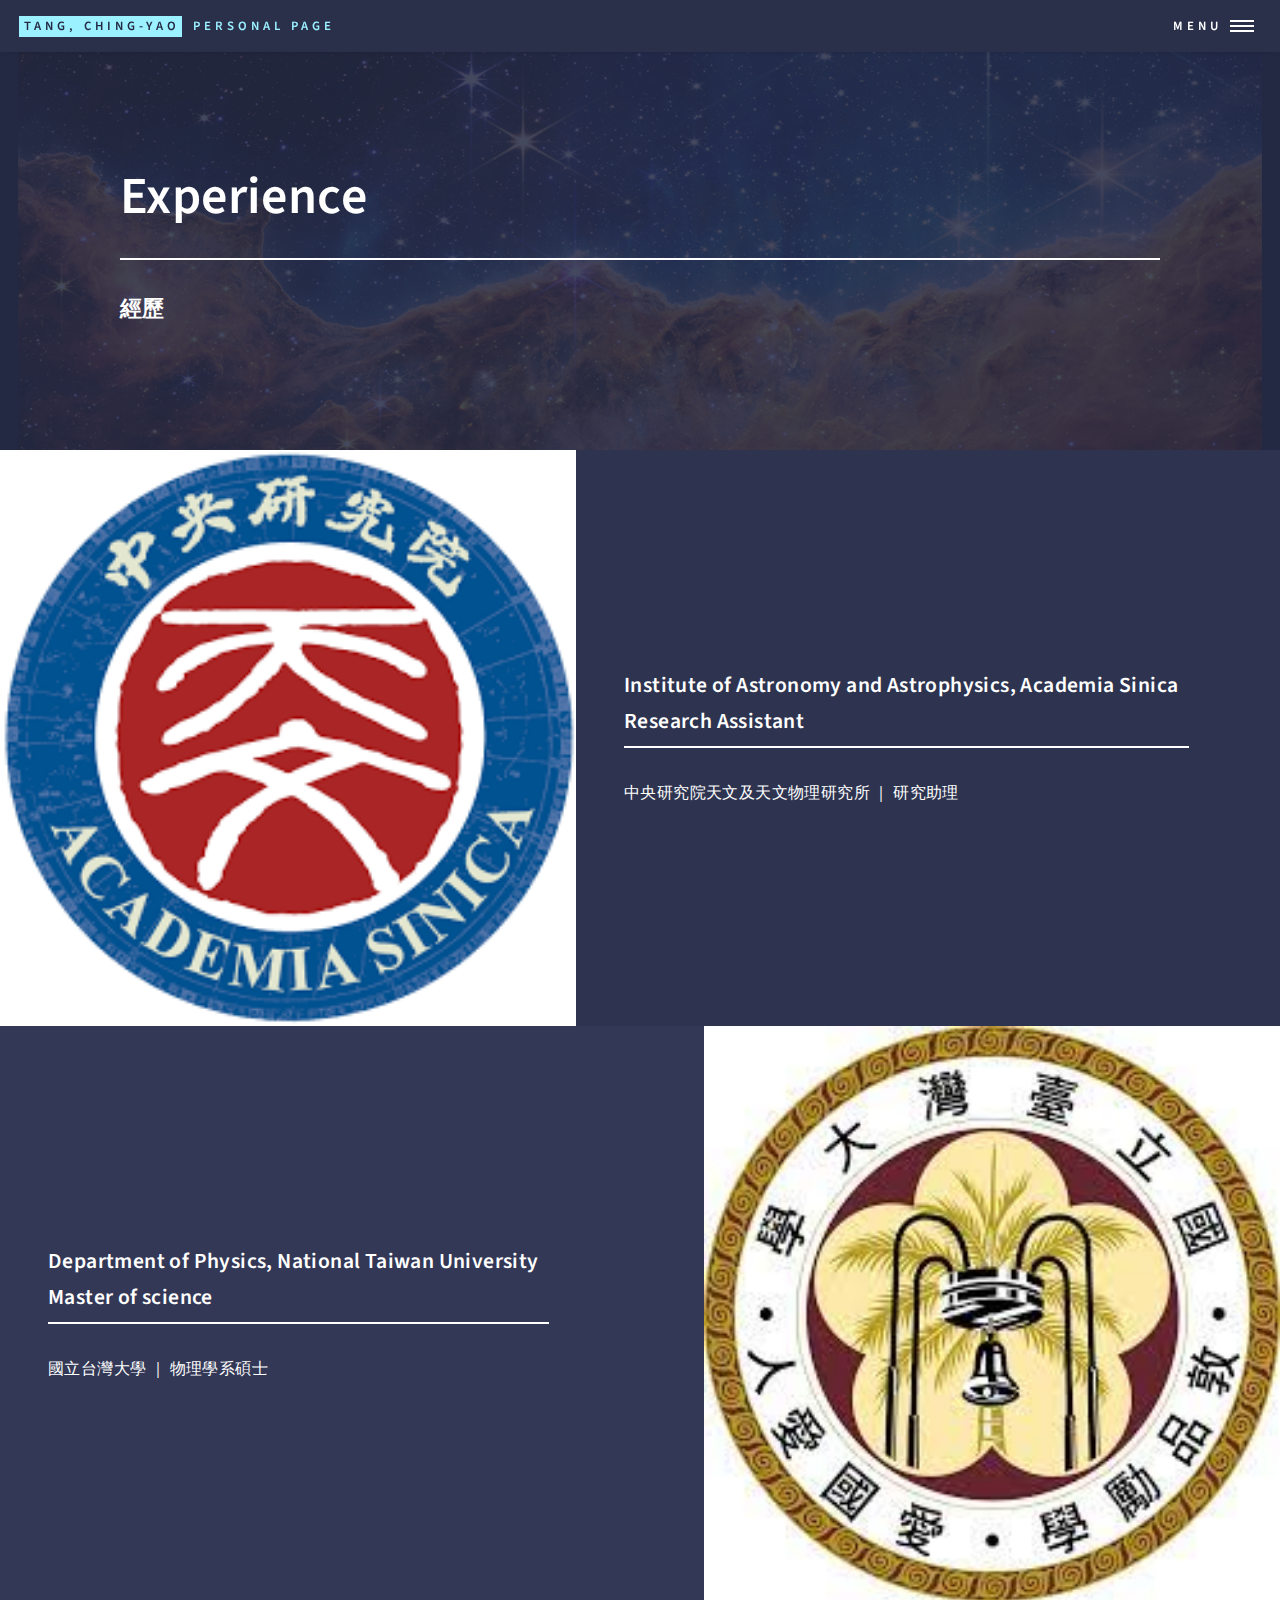
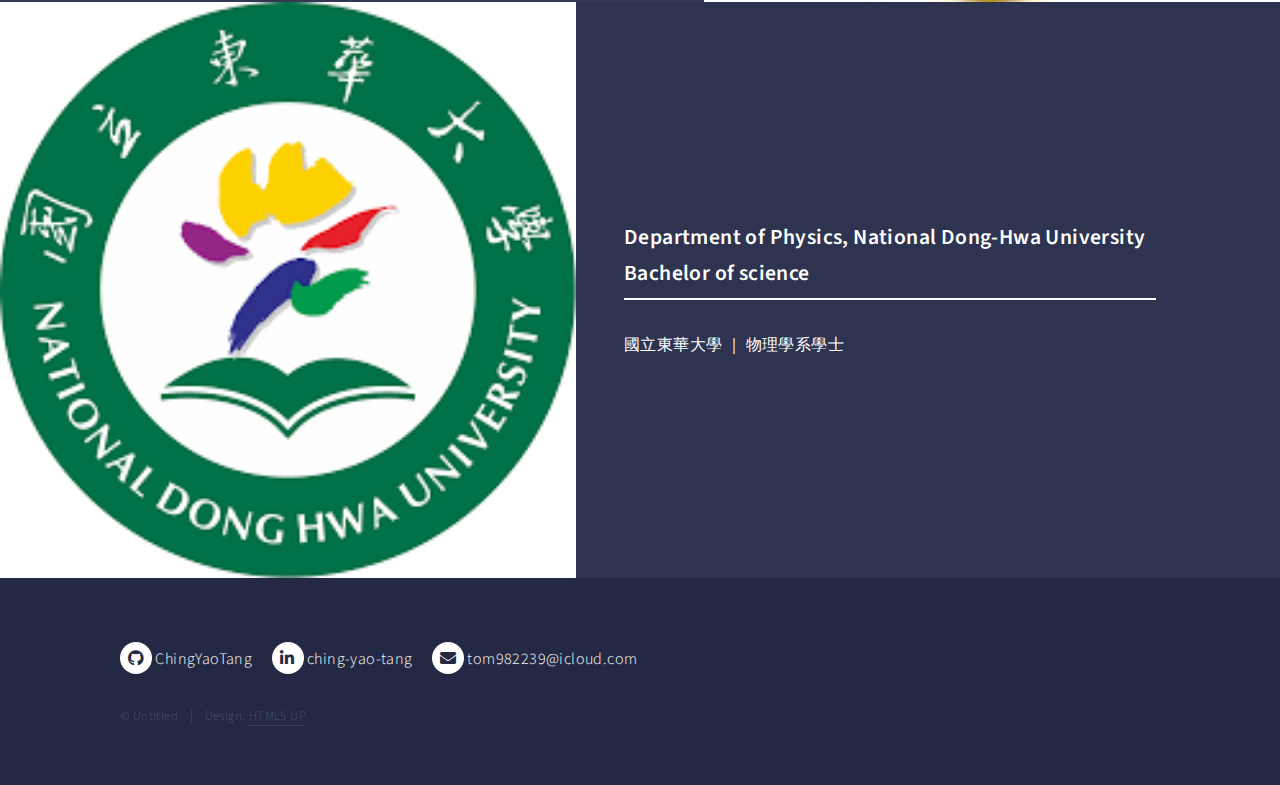
<file: Experience.html>
<!DOCTYPE HTML>
<!--
	Forty by HTML5 UP
	html5up.net | @ajlkn
	Free for personal and commercial use under the CCA 3.0 license (html5up.net/license)
-->
<html>
	<head>
		<title>Experience - Tang, Ching-Yao's Personal Page</title>
		<meta charset="utf-8" />
		<meta name="viewport" content="width=device-width, initial-scale=1, user-scalable=no" />
		<link rel="stylesheet" href="assets/css/main.css" />
		<noscript><link rel="stylesheet" href="assets/css/noscript.css" /></noscript>
	</head>
	<body class="is-preload">

		<!-- Wrapper -->
			<div id="wrapper">

				<!-- Header -->
				<!-- Note: The "styleN" class below should match that of the banner element. -->
					<header id="header">
						<a href="index.html" class="logo"><strong>Tang, Ching-Yao</strong> <span>Personal Page</span></a>
						<nav>
							<a href="#menu">Menu</a>
						</nav>
					</header>

				<!-- Menu -->
					<nav id="menu">
						<ul class="links">
                            <li><a href="AboutMe.html">About me</a></li>
                            <li><a href="Research.html">Research</a></li>
                            <li><a href="Experience.html">Experience</a></li>
                            <li><a href="Project.html">Project</a></li>
                            <li><a href="Hobby.html">Hobby</a></li>
                            <li><a href="CV_Eng.pdf">Resume</a> <a href="CV_Chi.pdf">履歷</a></li>
                        </ul>
                        <ul class="actions stacked">
                            <li><a href="index.html" class="button primary fit">Home</a></li>
						</ul>
					</nav>

				<!-- Banner -->
				<!-- Note: The "styleN" class below should match that of the header element. -->
					<section id="banner" class="major_style">
						<div class="inner">
							<span class="image">
								<img src="images/CosmicCliffsintheCarinaNebula.png" alt="" />
							</span>
							<header class="major">
								<h1>Experience</h1>
							</header>
							<div class="content">
                                <h3>經歷</h3>
                            </div>
						</div>
					</section>

				<!-- Main -->
					<div id="main">

						<!-- Two -->
							<section id="two" class="spotlights">
								<section>
									<a href="https://www.asiaa.sinica.edu.tw" class="image">
										<img src="images/IAA.png" alt="" data-position="center center" />
									</a>
									<div class="content">
										<div class="inner">
											<header class="major">
                                                <h3>Institute of Astronomy and Astrophysics, Academia Sinica <br>Research Assistant</h3>
                                            </header>
                                            <p>中央研究院天文及天文物理研究所 ｜ 研究助理</p>

										</div>
									</div>
								</section>
								<section>
									<a href="https://www.ntu.edu.tw" class="image">
										<img src="images/NTU.jpeg" alt="" data-position="top center"/>
									</a>
									<div class="content">
										<div class="inner">
											<header class="major">
                                                <h3>Department of Physics, National Taiwan University <br>Master of science</h3>
											</header>
                                            <p>國立台灣大學 ｜ 物理學系碩士</p>
										</div>
									</div>
								</section>
								<section>
									<a href="https://www.ndhu.edu.tw" class="image">
										<img src="images/NDHU.png" alt="" data-position="25% 25%" />
									</a>
									<div class="content">
										<div class="inner">
											<header class="major">
                                                <h3>Department of Physics, National Dong-Hwa University <br>Bachelor of science</h3>
											</header>
                                            <p>國立東華大學 ｜ 物理學系學士</p>
										</div>
									</div>
								</section>
							</section>


					</div>


				<!-- Footer -->
					<footer id="footer">
						<div class="inner">
							<ul class="icons">
                                <li><a href="https://github.com/ChingYaoTang" class="icon brands alt fa-github"><span class="label">GitHub</span> ChingYaoTang</a></li>
                                <li><a href="https://linkedin.com/in/ching-yao-tang" class="icon brands alt fa-linkedin-in"><span class="label">LinkedIn</span> ching-yao-tang</a></li>
                                <li><span class="icon solid alt fa-envelope"></span><span> tom982239@icloud.com</span></li>
							</ul>
							<ul class="copyright">
								<li>&copy; Untitled</li><li>Design: <a href="https://html5up.net">HTML5 UP</a></li>
							</ul>
						</div>
					</footer>

			</div>

		<!-- Scripts -->
			<script src="assets/js/jquery.min.js"></script>
			<script src="assets/js/jquery.scrolly.min.js"></script>
			<script src="assets/js/jquery.scrollex.min.js"></script>
			<script src="assets/js/browser.min.js"></script>
			<script src="assets/js/breakpoints.min.js"></script>
			<script src="assets/js/util.js"></script>
			<script src="assets/js/main.js"></script>

	</body>
</html>
</file>
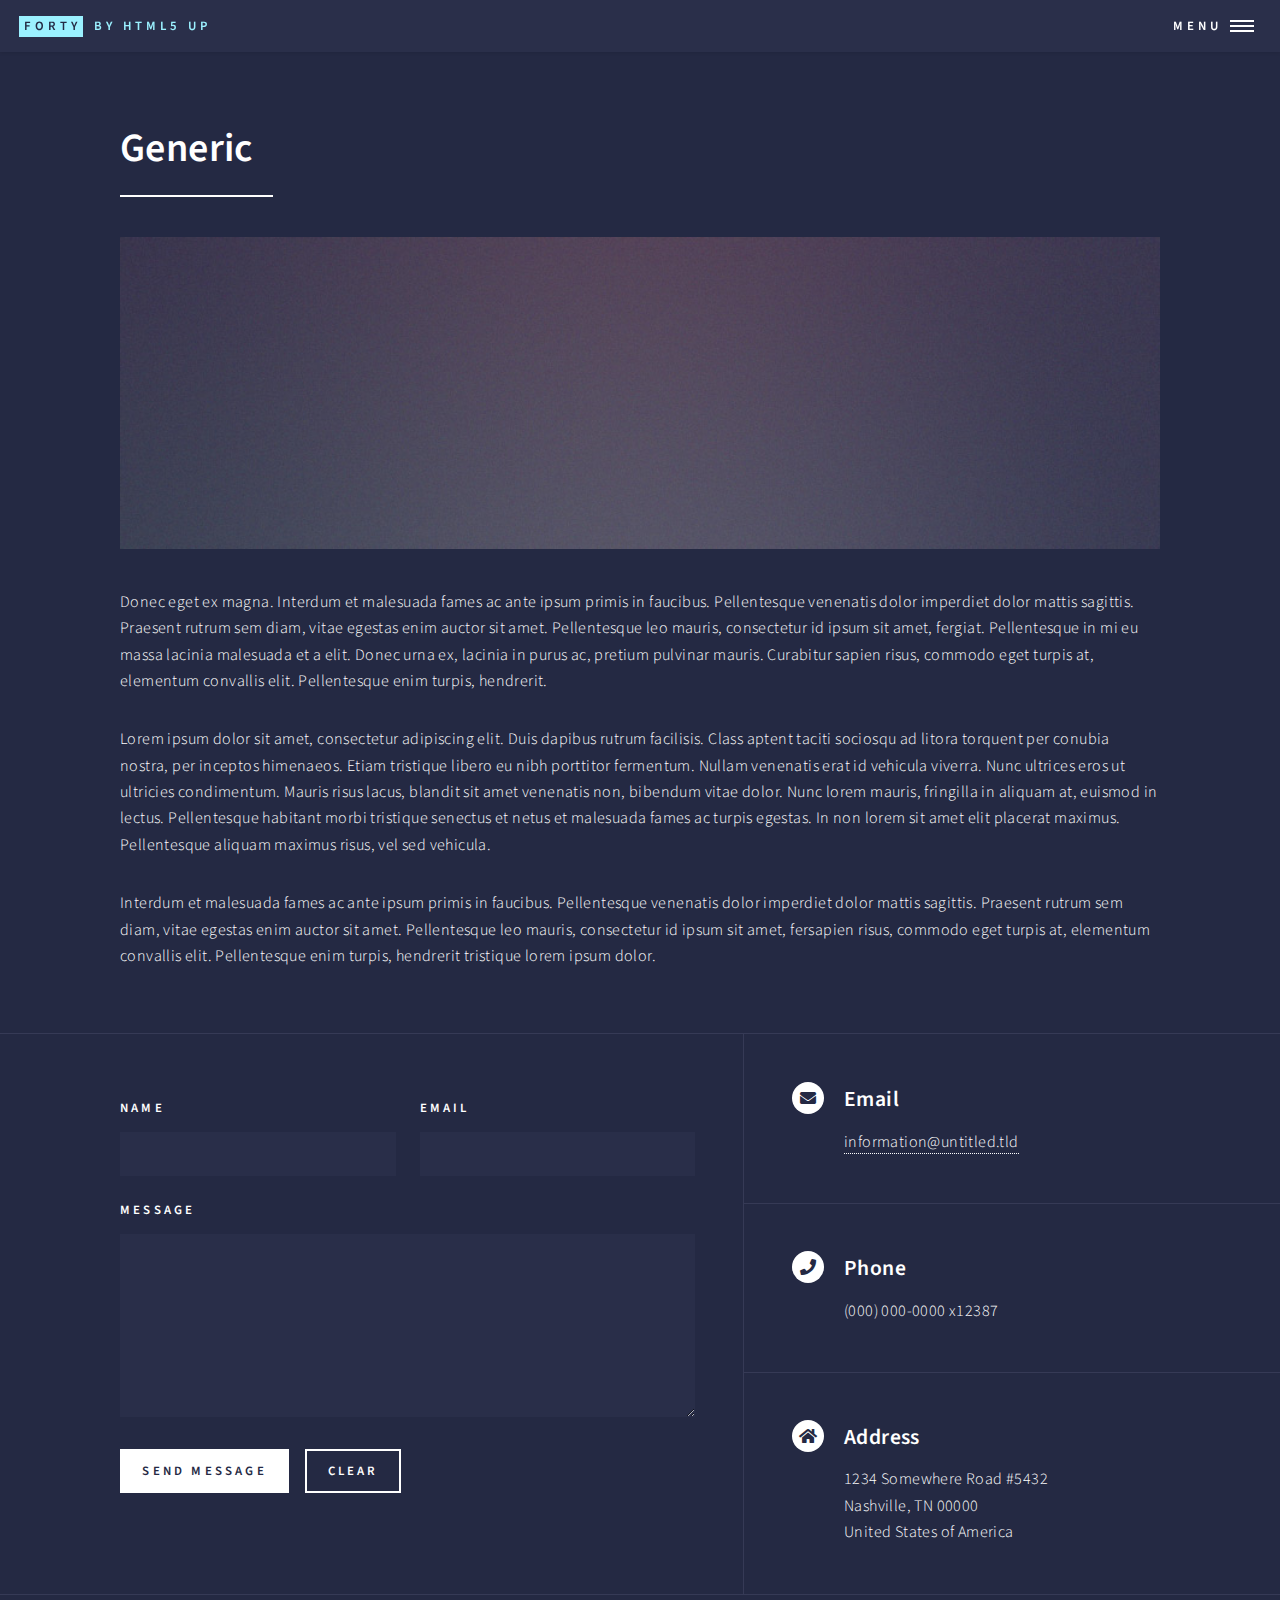
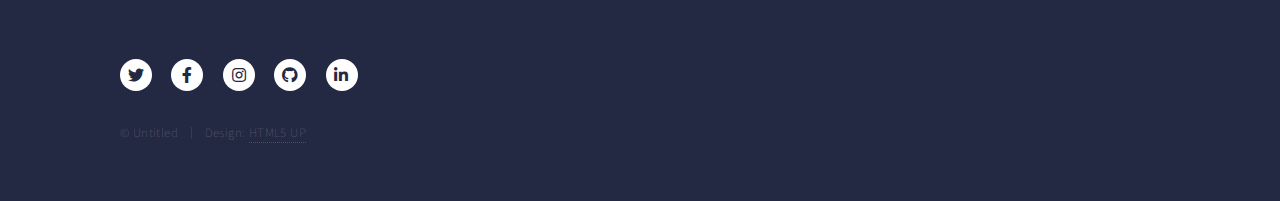
<file: generic.html>
<!DOCTYPE HTML>
<!--
	Forty by HTML5 UP
	html5up.net | @ajlkn
	Free for personal and commercial use under the CCA 3.0 license (html5up.net/license)
-->
<html>
	<head>
		<title>Generic - Forty by HTML5 UP</title>
		<meta charset="utf-8" />
		<meta name="viewport" content="width=device-width, initial-scale=1, user-scalable=no" />
		<link rel="stylesheet" href="assets/css/main.css" />
		<noscript><link rel="stylesheet" href="assets/css/noscript.css" /></noscript>
	</head>
	<body class="is-preload">

		<!-- Wrapper -->
			<div id="wrapper">

				<!-- Header -->
					<header id="header">
						<a href="index.html" class="logo"><strong>Forty</strong> <span>by HTML5 UP</span></a>
						<nav>
							<a href="#menu">Menu</a>
						</nav>
					</header>

				<!-- Menu -->
					<nav id="menu">
						<ul class="links">
							<li><a href="index.html">Home</a></li>
							<li><a href="landing.html">Landing</a></li>
							<li><a href="generic.html">Generic</a></li>
							<li><a href="elements.html">Elements</a></li>
						</ul>
						<ul class="actions stacked">
							<li><a href="#" class="button primary fit">Get Started</a></li>
							<li><a href="#" class="button fit">Log In</a></li>
						</ul>
					</nav>

				<!-- Main -->
					<div id="main" class="alt">

						<!-- One -->
							<section id="one">
								<div class="inner">
									<header class="major">
										<h1>Generic</h1>
									</header>
									<span class="image main"><img src="images/pic11.jpg" alt="" /></span>
									<p>Donec eget ex magna. Interdum et malesuada fames ac ante ipsum primis in faucibus. Pellentesque venenatis dolor imperdiet dolor mattis sagittis. Praesent rutrum sem diam, vitae egestas enim auctor sit amet. Pellentesque leo mauris, consectetur id ipsum sit amet, fergiat. Pellentesque in mi eu massa lacinia malesuada et a elit. Donec urna ex, lacinia in purus ac, pretium pulvinar mauris. Curabitur sapien risus, commodo eget turpis at, elementum convallis elit. Pellentesque enim turpis, hendrerit.</p>
									<p>Lorem ipsum dolor sit amet, consectetur adipiscing elit. Duis dapibus rutrum facilisis. Class aptent taciti sociosqu ad litora torquent per conubia nostra, per inceptos himenaeos. Etiam tristique libero eu nibh porttitor fermentum. Nullam venenatis erat id vehicula viverra. Nunc ultrices eros ut ultricies condimentum. Mauris risus lacus, blandit sit amet venenatis non, bibendum vitae dolor. Nunc lorem mauris, fringilla in aliquam at, euismod in lectus. Pellentesque habitant morbi tristique senectus et netus et malesuada fames ac turpis egestas. In non lorem sit amet elit placerat maximus. Pellentesque aliquam maximus risus, vel sed vehicula.</p>
									<p>Interdum et malesuada fames ac ante ipsum primis in faucibus. Pellentesque venenatis dolor imperdiet dolor mattis sagittis. Praesent rutrum sem diam, vitae egestas enim auctor sit amet. Pellentesque leo mauris, consectetur id ipsum sit amet, fersapien risus, commodo eget turpis at, elementum convallis elit. Pellentesque enim turpis, hendrerit tristique lorem ipsum dolor.</p>
								</div>
							</section>

					</div>

				<!-- Contact -->
					<section id="contact">
						<div class="inner">
							<section>
								<form method="post" action="#">
									<div class="fields">
										<div class="field half">
											<label for="name">Name</label>
											<input type="text" name="name" id="name" />
										</div>
										<div class="field half">
											<label for="email">Email</label>
											<input type="text" name="email" id="email" />
										</div>
										<div class="field">
											<label for="message">Message</label>
											<textarea name="message" id="message" rows="6"></textarea>
										</div>
									</div>
									<ul class="actions">
										<li><input type="submit" value="Send Message" class="primary" /></li>
										<li><input type="reset" value="Clear" /></li>
									</ul>
								</form>
							</section>
							<section class="split">
								<section>
									<div class="contact-method">
										<span class="icon solid alt fa-envelope"></span>
										<h3>Email</h3>
										<a href="#">information@untitled.tld</a>
									</div>
								</section>
								<section>
									<div class="contact-method">
										<span class="icon solid alt fa-phone"></span>
										<h3>Phone</h3>
										<span>(000) 000-0000 x12387</span>
									</div>
								</section>
								<section>
									<div class="contact-method">
										<span class="icon solid alt fa-home"></span>
										<h3>Address</h3>
										<span>1234 Somewhere Road #5432<br />
										Nashville, TN 00000<br />
										United States of America</span>
									</div>
								</section>
							</section>
						</div>
					</section>

				<!-- Footer -->
					<footer id="footer">
						<div class="inner">
							<ul class="icons">
								<li><a href="#" class="icon brands alt fa-twitter"><span class="label">Twitter</span></a></li>
								<li><a href="#" class="icon brands alt fa-facebook-f"><span class="label">Facebook</span></a></li>
								<li><a href="#" class="icon brands alt fa-instagram"><span class="label">Instagram</span></a></li>
								<li><a href="#" class="icon brands alt fa-github"><span class="label">GitHub</span></a></li>
								<li><a href="#" class="icon brands alt fa-linkedin-in"><span class="label">LinkedIn</span></a></li>
							</ul>
							<ul class="copyright">
								<li>&copy; Untitled</li><li>Design: <a href="https://html5up.net">HTML5 UP</a></li>
							</ul>
						</div>
					</footer>

			</div>

		<!-- Scripts -->
			<script src="assets/js/jquery.min.js"></script>
			<script src="assets/js/jquery.scrolly.min.js"></script>
			<script src="assets/js/jquery.scrollex.min.js"></script>
			<script src="assets/js/browser.min.js"></script>
			<script src="assets/js/breakpoints.min.js"></script>
			<script src="assets/js/util.js"></script>
			<script src="assets/js/main.js"></script>

	</body>
</html>
</file>
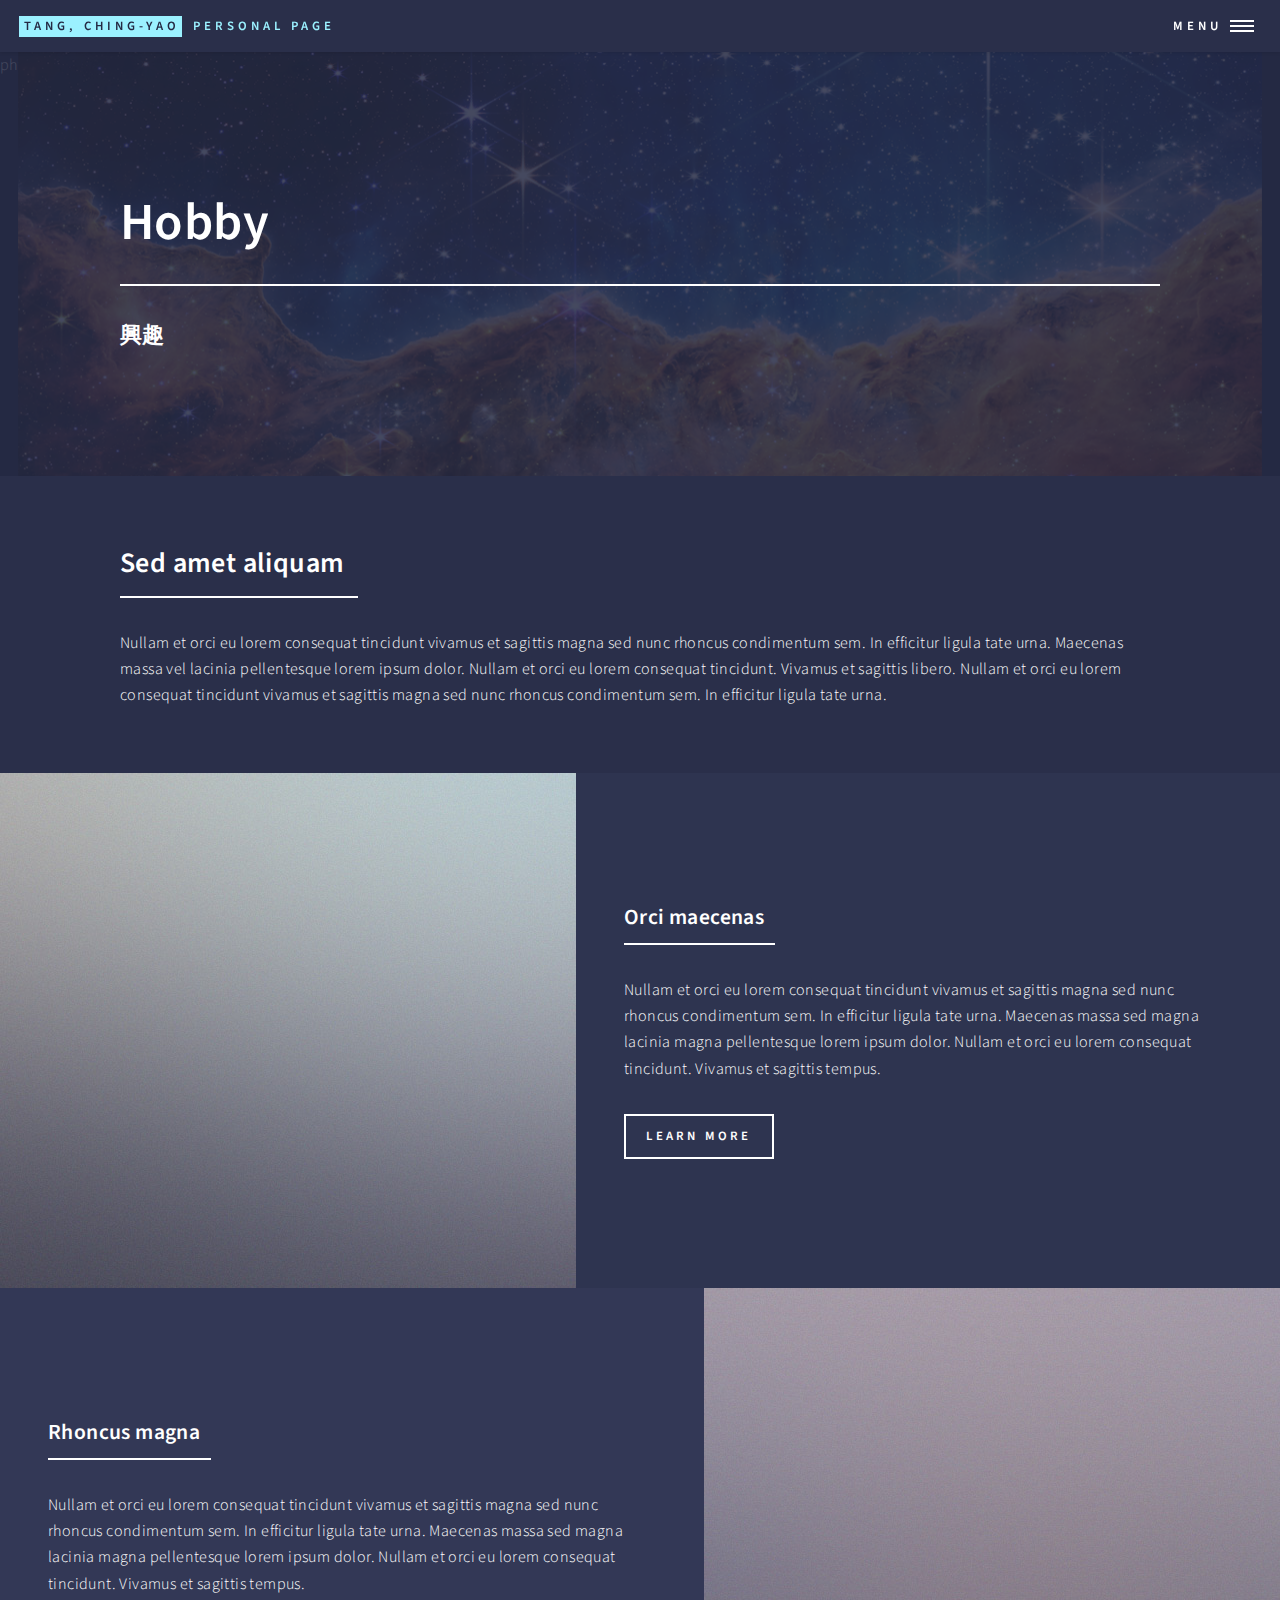
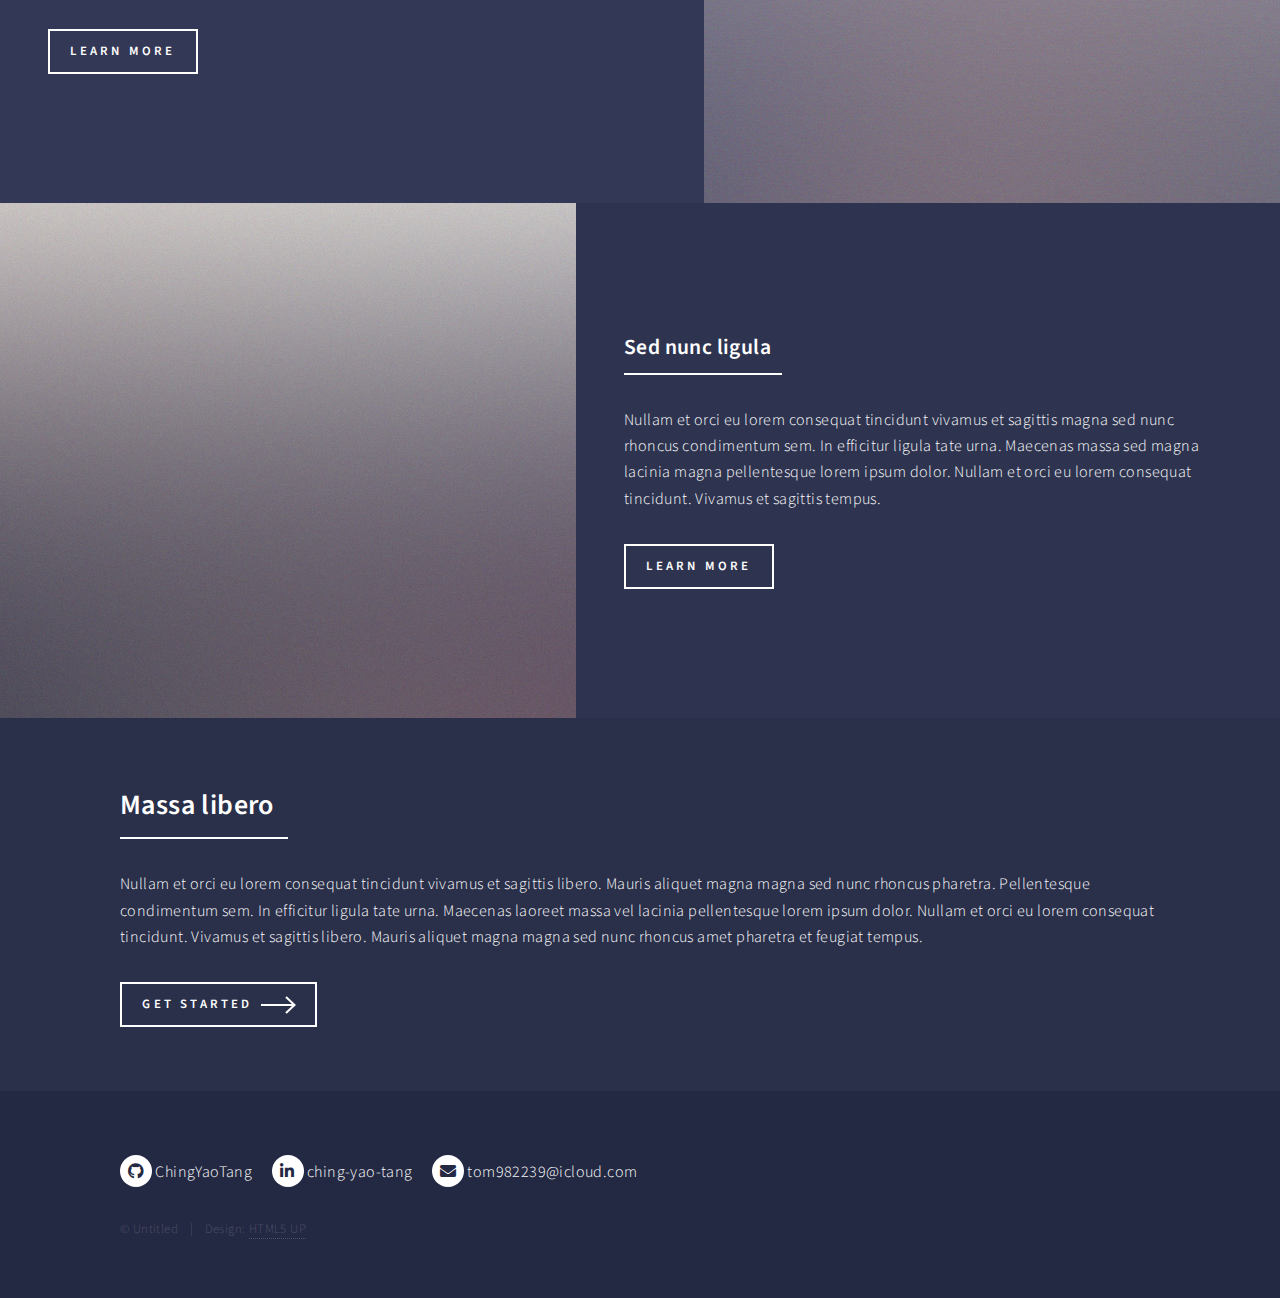
<file: Hobby.html>
<!DOCTYPE HTML>
<!--
	Forty by HTML5 UP
	html5up.net | @ajlkn
	Free for personal and commercial use under the CCA 3.0 license (html5up.net/license)
-->
<html>
	<head>
		<title>Hobby - Tang, Ching-Yao's Personal Page</title>
		<meta charset="utf-8" />
		<meta name="viewport" content="width=device-width, initial-scale=1, user-scalable=no" />
		<link rel="stylesheet" href="assets/css/main.css" />
		<noscript><link rel="stylesheet" href="assets/css/noscript.css" /></noscript>
	</head>
	<body class="is-preload">

		<!-- Wrapper -->
			<div id="wrapper">

physics.jpg				<!-- Header -->
				<!-- Note: The "styleN" class below should match that of the banner element. -->
					<header id="header">
						<a href="index.html" class="logo"><strong>Tang, Ching-Yao</strong> <span>Personal Page</span></a>
						<nav>
							<a href="#menu">Menu</a>
						</nav>
					</header>

				<!-- Menu -->
					<nav id="menu">
						<ul class="links">
                            <li><a href="AboutMe.html">About me</a></li>
                            <li><a href="Research.html">Research</a></li>
                            <li><a href="Experience.html">Experience</a></li>
                            <li><a href="Project.html">Project</a></li>
                            <li><a href="Hobby.html">Hobby</a></li>
                            <li><a href="CV_Eng.pdf">Resume</a> <a href="CV_Chi.pdf">履歷</a></li>
                        </ul>
                        <ul class="actions stacked">
                            <li><a href="index.html" class="button primary fit">Home</a></li>
						</ul>
					</nav>

				<!-- Banner -->
				<!-- Note: The "styleN" class below should match that of the header element. -->
					<section id="banner" class="major_style">
						<div class="inner">
							<span class="image">
								<img src="images/CosmicCliffsintheCarinaNebula.png" alt="" />
							</span>
							<header class="major">
								<h1>Hobby</h1>
							</header>
							<div class="content">
								<h3>興趣</h3>
                            </div>
						</div>
					</section>

				<!-- Main -->
					<div id="main">

						<!-- One -->
							<section id="one">
								<div class="inner">
									<header class="major">
										<h2>Sed amet aliquam</h2>
									</header>
									<p>Nullam et orci eu lorem consequat tincidunt vivamus et sagittis magna sed nunc rhoncus condimentum sem. In efficitur ligula tate urna. Maecenas massa vel lacinia pellentesque lorem ipsum dolor. Nullam et orci eu lorem consequat tincidunt. Vivamus et sagittis libero. Nullam et orci eu lorem consequat tincidunt vivamus et sagittis magna sed nunc rhoncus condimentum sem. In efficitur ligula tate urna.</p>
								</div>
							</section>

						<!-- Two -->
							<section id="two" class="spotlights">
								<section>
									<a href="generic.html" class="image">
										<img src="images/pic08.jpg" alt="" data-position="center center" />
									</a>
									<div class="content">
										<div class="inner">
											<header class="major">
												<h3>Orci maecenas</h3>
											</header>
											<p>Nullam et orci eu lorem consequat tincidunt vivamus et sagittis magna sed nunc rhoncus condimentum sem. In efficitur ligula tate urna. Maecenas massa sed magna lacinia magna pellentesque lorem ipsum dolor. Nullam et orci eu lorem consequat tincidunt. Vivamus et sagittis tempus.</p>
											<ul class="actions">
												<li><a href="generic.html" class="button">Learn more</a></li>
											</ul>
										</div>
									</div>
								</section>
								<section>
									<a href="generic.html" class="image">
										<img src="images/pic09.jpg" alt="" data-position="top center" />
									</a>
									<div class="content">
										<div class="inner">
											<header class="major">
												<h3>Rhoncus magna</h3>
											</header>
											<p>Nullam et orci eu lorem consequat tincidunt vivamus et sagittis magna sed nunc rhoncus condimentum sem. In efficitur ligula tate urna. Maecenas massa sed magna lacinia magna pellentesque lorem ipsum dolor. Nullam et orci eu lorem consequat tincidunt. Vivamus et sagittis tempus.</p>
											<ul class="actions">
												<li><a href="generic.html" class="button">Learn more</a></li>
											</ul>
										</div>
									</div>
								</section>
								<section>
									<a href="generic.html" class="image">
										<img src="images/pic10.jpg" alt="" data-position="25% 25%" />
									</a>
									<div class="content">
										<div class="inner">
											<header class="major">
												<h3>Sed nunc ligula</h3>
											</header>
											<p>Nullam et orci eu lorem consequat tincidunt vivamus et sagittis magna sed nunc rhoncus condimentum sem. In efficitur ligula tate urna. Maecenas massa sed magna lacinia magna pellentesque lorem ipsum dolor. Nullam et orci eu lorem consequat tincidunt. Vivamus et sagittis tempus.</p>
											<ul class="actions">
												<li><a href="generic.html" class="button">Learn more</a></li>
											</ul>
										</div>
									</div>
								</section>
							</section>

						<!-- Three -->
							<section id="three">
								<div class="inner">
									<header class="major">
										<h2>Massa libero</h2>
									</header>
									<p>Nullam et orci eu lorem consequat tincidunt vivamus et sagittis libero. Mauris aliquet magna magna sed nunc rhoncus pharetra. Pellentesque condimentum sem. In efficitur ligula tate urna. Maecenas laoreet massa vel lacinia pellentesque lorem ipsum dolor. Nullam et orci eu lorem consequat tincidunt. Vivamus et sagittis libero. Mauris aliquet magna magna sed nunc rhoncus amet pharetra et feugiat tempus.</p>
									<ul class="actions">
										<li><a href="generic.html" class="button next">Get Started</a></li>
									</ul>
								</div>
							</section>

					</div>


				<!-- Footer -->
					<footer id="footer">
						<div class="inner">
							<ul class="icons">
                                <li><a href="https://github.com/ChingYaoTang" class="icon brands alt fa-github"><span class="label">GitHub</span> ChingYaoTang</a></li>
                                <li><a href="https://linkedin.com/in/ching-yao-tang" class="icon brands alt fa-linkedin-in"><span class="label">LinkedIn</span> ching-yao-tang</a></li>
                                <li><span class="icon solid alt fa-envelope"></span><span> tom982239@icloud.com</span></li>
							</ul>
							<ul class="copyright">
								<li>&copy; Untitled</li><li>Design: <a href="https://html5up.net">HTML5 UP</a></li>
							</ul>
						</div>
					</footer>

			</div>

		<!-- Scripts -->
			<script src="assets/js/jquery.min.js"></script>
			<script src="assets/js/jquery.scrolly.min.js"></script>
			<script src="assets/js/jquery.scrollex.min.js"></script>
			<script src="assets/js/browser.min.js"></script>
			<script src="assets/js/breakpoints.min.js"></script>
			<script src="assets/js/util.js"></script>
			<script src="assets/js/main.js"></script>

	</body>
</html>
</file>
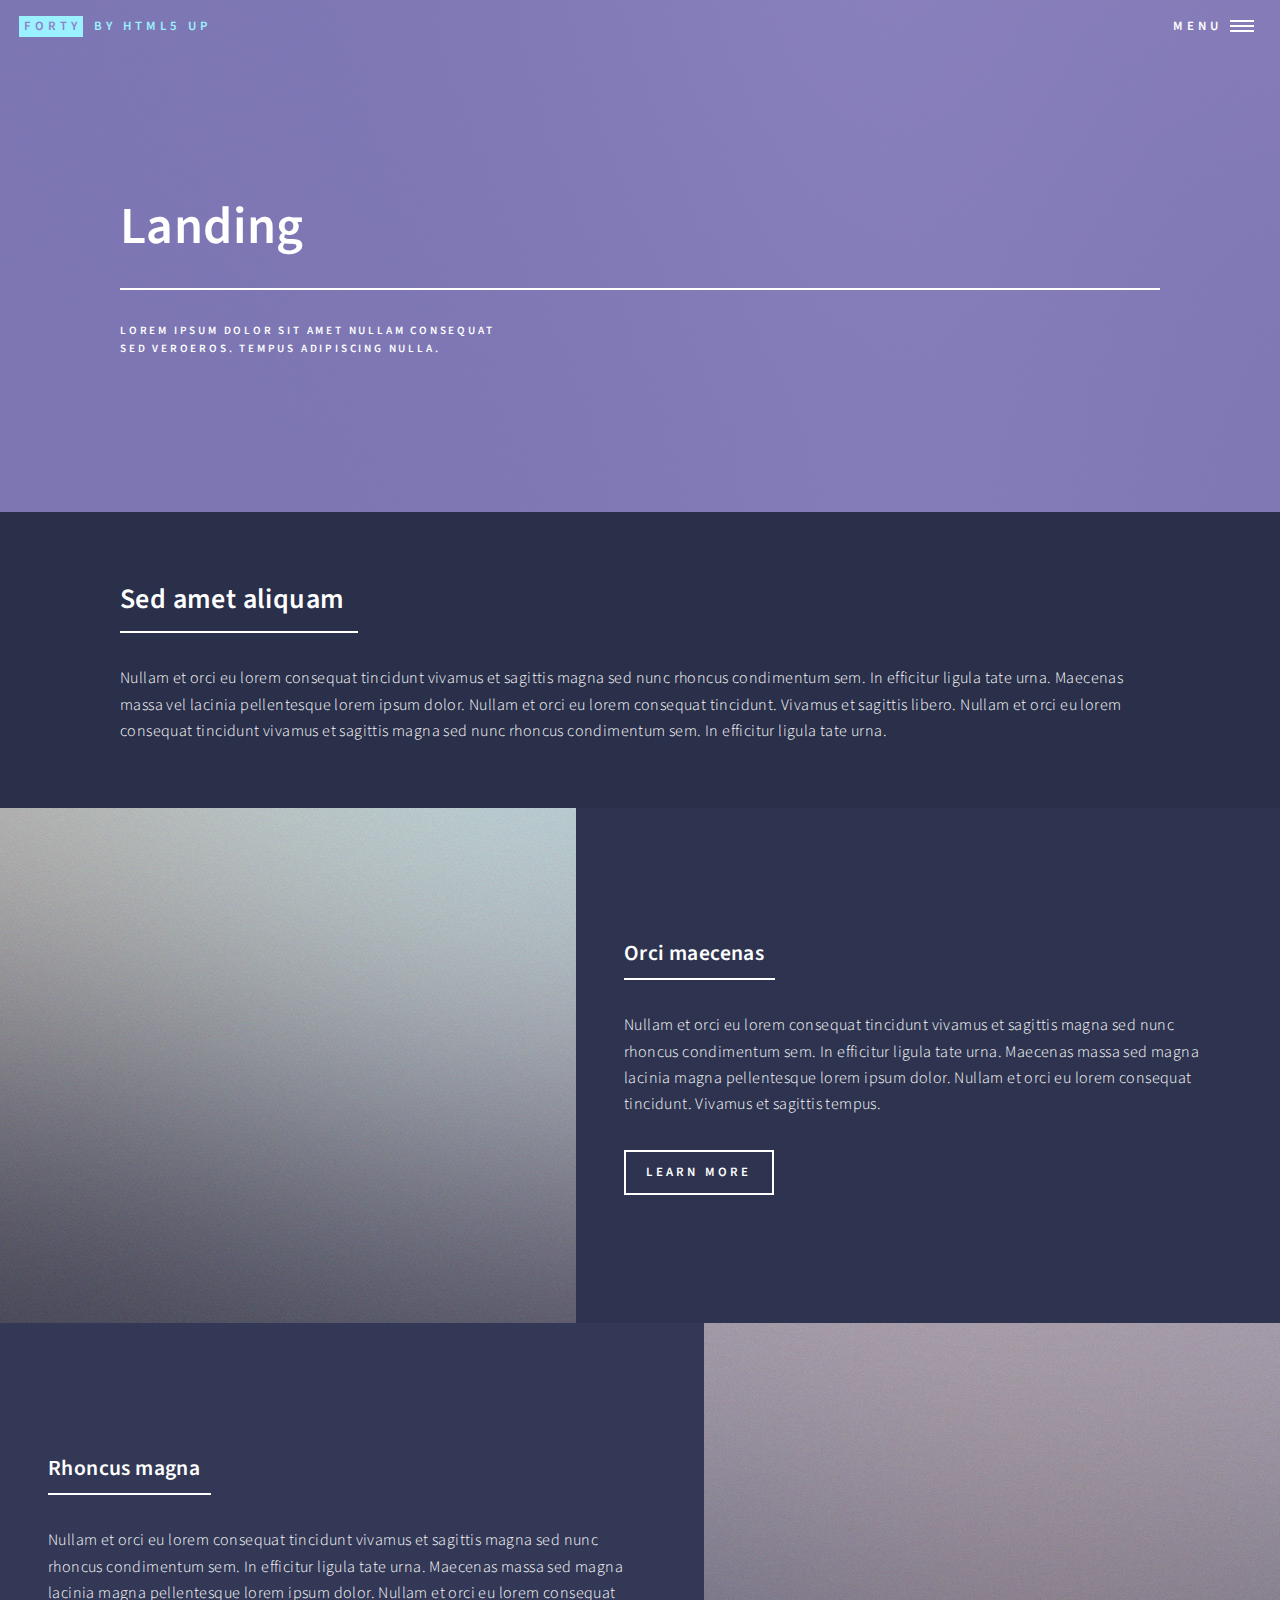
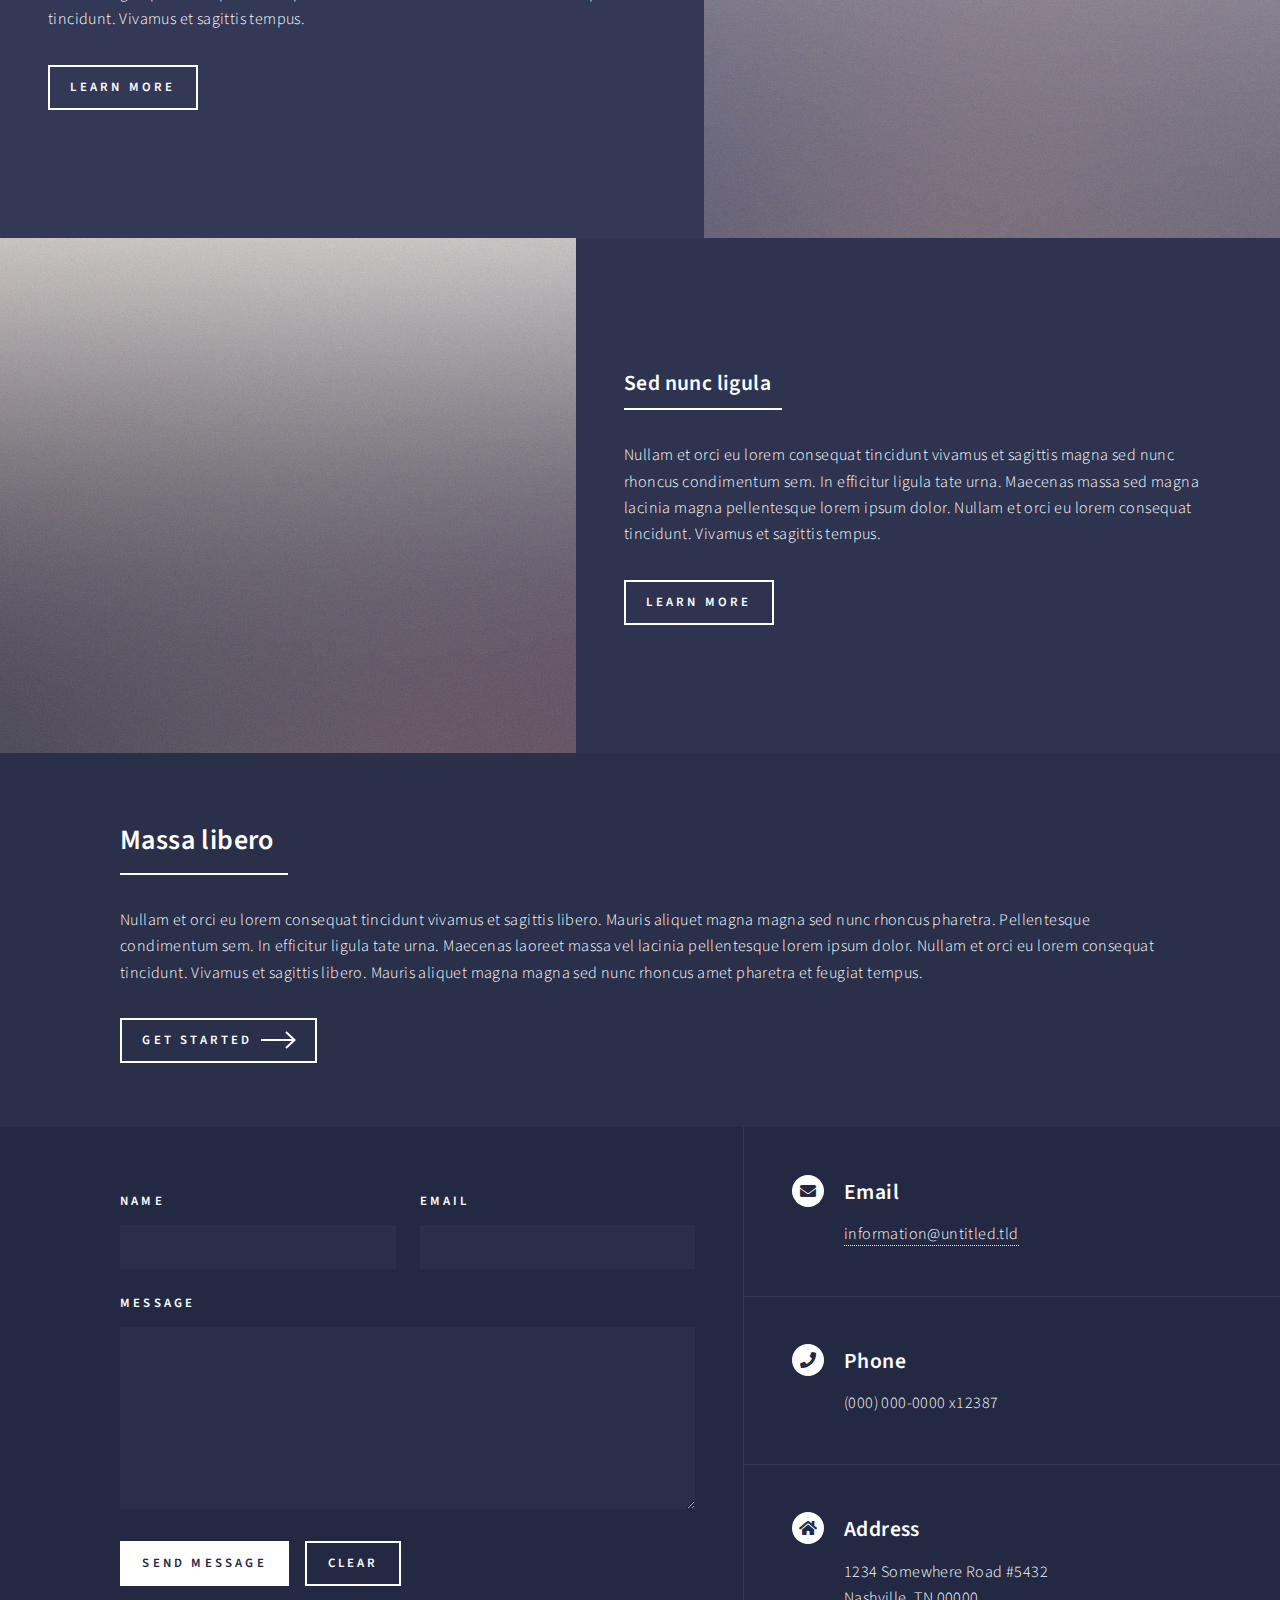
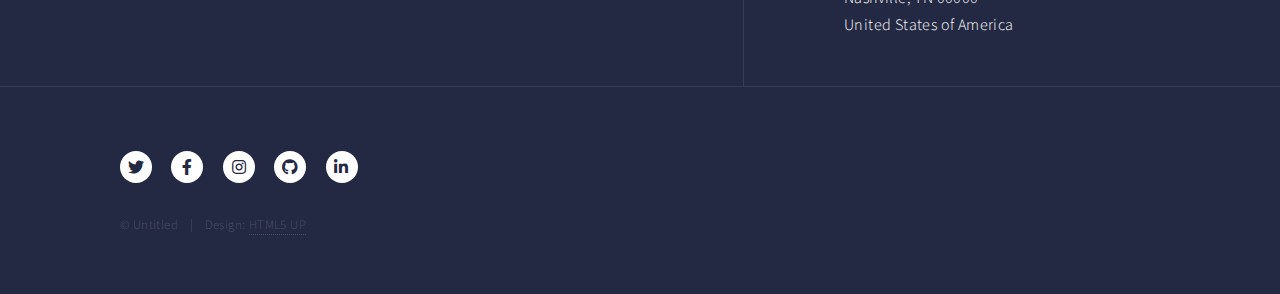
<file: landing.html>
<!DOCTYPE HTML>
<!--
	Forty by HTML5 UP
	html5up.net | @ajlkn
	Free for personal and commercial use under the CCA 3.0 license (html5up.net/license)
-->
<html>
	<head>
		<title>Landing - Forty by HTML5 UP</title>
		<meta charset="utf-8" />
		<meta name="viewport" content="width=device-width, initial-scale=1, user-scalable=no" />
		<link rel="stylesheet" href="assets/css/main.css" />
		<noscript><link rel="stylesheet" href="assets/css/noscript.css" /></noscript>
	</head>
	<body class="is-preload">

		<!-- Wrapper -->
			<div id="wrapper">

				<!-- Header -->
				<!-- Note: The "styleN" class below should match that of the banner element. -->
					<header id="header" class="alt style2">
						<a href="index.html" class="logo"><strong>Forty</strong> <span>by HTML5 UP</span></a>
						<nav>
							<a href="#menu">Menu</a>
						</nav>
					</header>

				<!-- Menu -->
					<nav id="menu">
						<ul class="links">
							<li><a href="index.html">Home</a></li>
							<li><a href="landing.html">Landing</a></li>
							<li><a href="generic.html">Generic</a></li>
							<li><a href="elements.html">Elements</a></li>
						</ul>
						<ul class="actions stacked">
							<li><a href="#" class="button primary fit">Get Started</a></li>
							<li><a href="#" class="button fit">Log In</a></li>
						</ul>
					</nav>

				<!-- Banner -->
				<!-- Note: The "styleN" class below should match that of the header element. -->
					<section id="banner" class="style2">
						<div class="inner">
							<span class="image">
								<img src="images/pic07.jpg" alt="" />
							</span>
							<header class="major">
								<h1>Landing</h1>
							</header>
							<div class="content">
								<p>Lorem ipsum dolor sit amet nullam consequat<br />
								sed veroeros. tempus adipiscing nulla.</p>
							</div>
						</div>
					</section>

				<!-- Main -->
					<div id="main">

						<!-- One -->
							<section id="one">
								<div class="inner">
									<header class="major">
										<h2>Sed amet aliquam</h2>
									</header>
									<p>Nullam et orci eu lorem consequat tincidunt vivamus et sagittis magna sed nunc rhoncus condimentum sem. In efficitur ligula tate urna. Maecenas massa vel lacinia pellentesque lorem ipsum dolor. Nullam et orci eu lorem consequat tincidunt. Vivamus et sagittis libero. Nullam et orci eu lorem consequat tincidunt vivamus et sagittis magna sed nunc rhoncus condimentum sem. In efficitur ligula tate urna.</p>
								</div>
							</section>

						<!-- Two -->
							<section id="two" class="spotlights">
								<section>
									<a href="generic.html" class="image">
										<img src="images/pic08.jpg" alt="" data-position="center center" />
									</a>
									<div class="content">
										<div class="inner">
											<header class="major">
												<h3>Orci maecenas</h3>
											</header>
											<p>Nullam et orci eu lorem consequat tincidunt vivamus et sagittis magna sed nunc rhoncus condimentum sem. In efficitur ligula tate urna. Maecenas massa sed magna lacinia magna pellentesque lorem ipsum dolor. Nullam et orci eu lorem consequat tincidunt. Vivamus et sagittis tempus.</p>
											<ul class="actions">
												<li><a href="generic.html" class="button">Learn more</a></li>
											</ul>
										</div>
									</div>
								</section>
								<section>
									<a href="generic.html" class="image">
										<img src="images/pic09.jpg" alt="" data-position="top center" />
									</a>
									<div class="content">
										<div class="inner">
											<header class="major">
												<h3>Rhoncus magna</h3>
											</header>
											<p>Nullam et orci eu lorem consequat tincidunt vivamus et sagittis magna sed nunc rhoncus condimentum sem. In efficitur ligula tate urna. Maecenas massa sed magna lacinia magna pellentesque lorem ipsum dolor. Nullam et orci eu lorem consequat tincidunt. Vivamus et sagittis tempus.</p>
											<ul class="actions">
												<li><a href="generic.html" class="button">Learn more</a></li>
											</ul>
										</div>
									</div>
								</section>
								<section>
									<a href="generic.html" class="image">
										<img src="images/pic10.jpg" alt="" data-position="25% 25%" />
									</a>
									<div class="content">
										<div class="inner">
											<header class="major">
												<h3>Sed nunc ligula</h3>
											</header>
											<p>Nullam et orci eu lorem consequat tincidunt vivamus et sagittis magna sed nunc rhoncus condimentum sem. In efficitur ligula tate urna. Maecenas massa sed magna lacinia magna pellentesque lorem ipsum dolor. Nullam et orci eu lorem consequat tincidunt. Vivamus et sagittis tempus.</p>
											<ul class="actions">
												<li><a href="generic.html" class="button">Learn more</a></li>
											</ul>
										</div>
									</div>
								</section>
							</section>

						<!-- Three -->
							<section id="three">
								<div class="inner">
									<header class="major">
										<h2>Massa libero</h2>
									</header>
									<p>Nullam et orci eu lorem consequat tincidunt vivamus et sagittis libero. Mauris aliquet magna magna sed nunc rhoncus pharetra. Pellentesque condimentum sem. In efficitur ligula tate urna. Maecenas laoreet massa vel lacinia pellentesque lorem ipsum dolor. Nullam et orci eu lorem consequat tincidunt. Vivamus et sagittis libero. Mauris aliquet magna magna sed nunc rhoncus amet pharetra et feugiat tempus.</p>
									<ul class="actions">
										<li><a href="generic.html" class="button next">Get Started</a></li>
									</ul>
								</div>
							</section>

					</div>

				<!-- Contact -->
					<section id="contact">
						<div class="inner">
							<section>
								<form method="post" action="#">
									<div class="fields">
										<div class="field half">
											<label for="name">Name</label>
											<input type="text" name="name" id="name" />
										</div>
										<div class="field half">
											<label for="email">Email</label>
											<input type="text" name="email" id="email" />
										</div>
										<div class="field">
											<label for="message">Message</label>
											<textarea name="message" id="message" rows="6"></textarea>
										</div>
									</div>
									<ul class="actions">
										<li><input type="submit" value="Send Message" class="primary" /></li>
										<li><input type="reset" value="Clear" /></li>
									</ul>
								</form>
							</section>
							<section class="split">
								<section>
									<div class="contact-method">
										<span class="icon solid alt fa-envelope"></span>
										<h3>Email</h3>
										<a href="#">information@untitled.tld</a>
									</div>
								</section>
								<section>
									<div class="contact-method">
										<span class="icon solid alt fa-phone"></span>
										<h3>Phone</h3>
										<span>(000) 000-0000 x12387</span>
									</div>
								</section>
								<section>
									<div class="contact-method">
										<span class="icon solid alt fa-home"></span>
										<h3>Address</h3>
										<span>1234 Somewhere Road #5432<br />
										Nashville, TN 00000<br />
										United States of America</span>
									</div>
								</section>
							</section>
						</div>
					</section>

				<!-- Footer -->
					<footer id="footer">
						<div class="inner">
							<ul class="icons">
								<li><a href="#" class="icon brands alt fa-twitter"><span class="label">Twitter</span></a></li>
								<li><a href="#" class="icon brands alt fa-facebook-f"><span class="label">Facebook</span></a></li>
								<li><a href="#" class="icon brands alt fa-instagram"><span class="label">Instagram</span></a></li>
								<li><a href="#" class="icon brands alt fa-github"><span class="label">GitHub</span></a></li>
								<li><a href="#" class="icon brands alt fa-linkedin-in"><span class="label">LinkedIn</span></a></li>
							</ul>
							<ul class="copyright">
								<li>&copy; Untitled</li><li>Design: <a href="https://html5up.net">HTML5 UP</a></li>
							</ul>
						</div>
					</footer>

			</div>

		<!-- Scripts -->
			<script src="assets/js/jquery.min.js"></script>
			<script src="assets/js/jquery.scrolly.min.js"></script>
			<script src="assets/js/jquery.scrollex.min.js"></script>
			<script src="assets/js/browser.min.js"></script>
			<script src="assets/js/breakpoints.min.js"></script>
			<script src="assets/js/util.js"></script>
			<script src="assets/js/main.js"></script>

	</body>
</html>
</file>
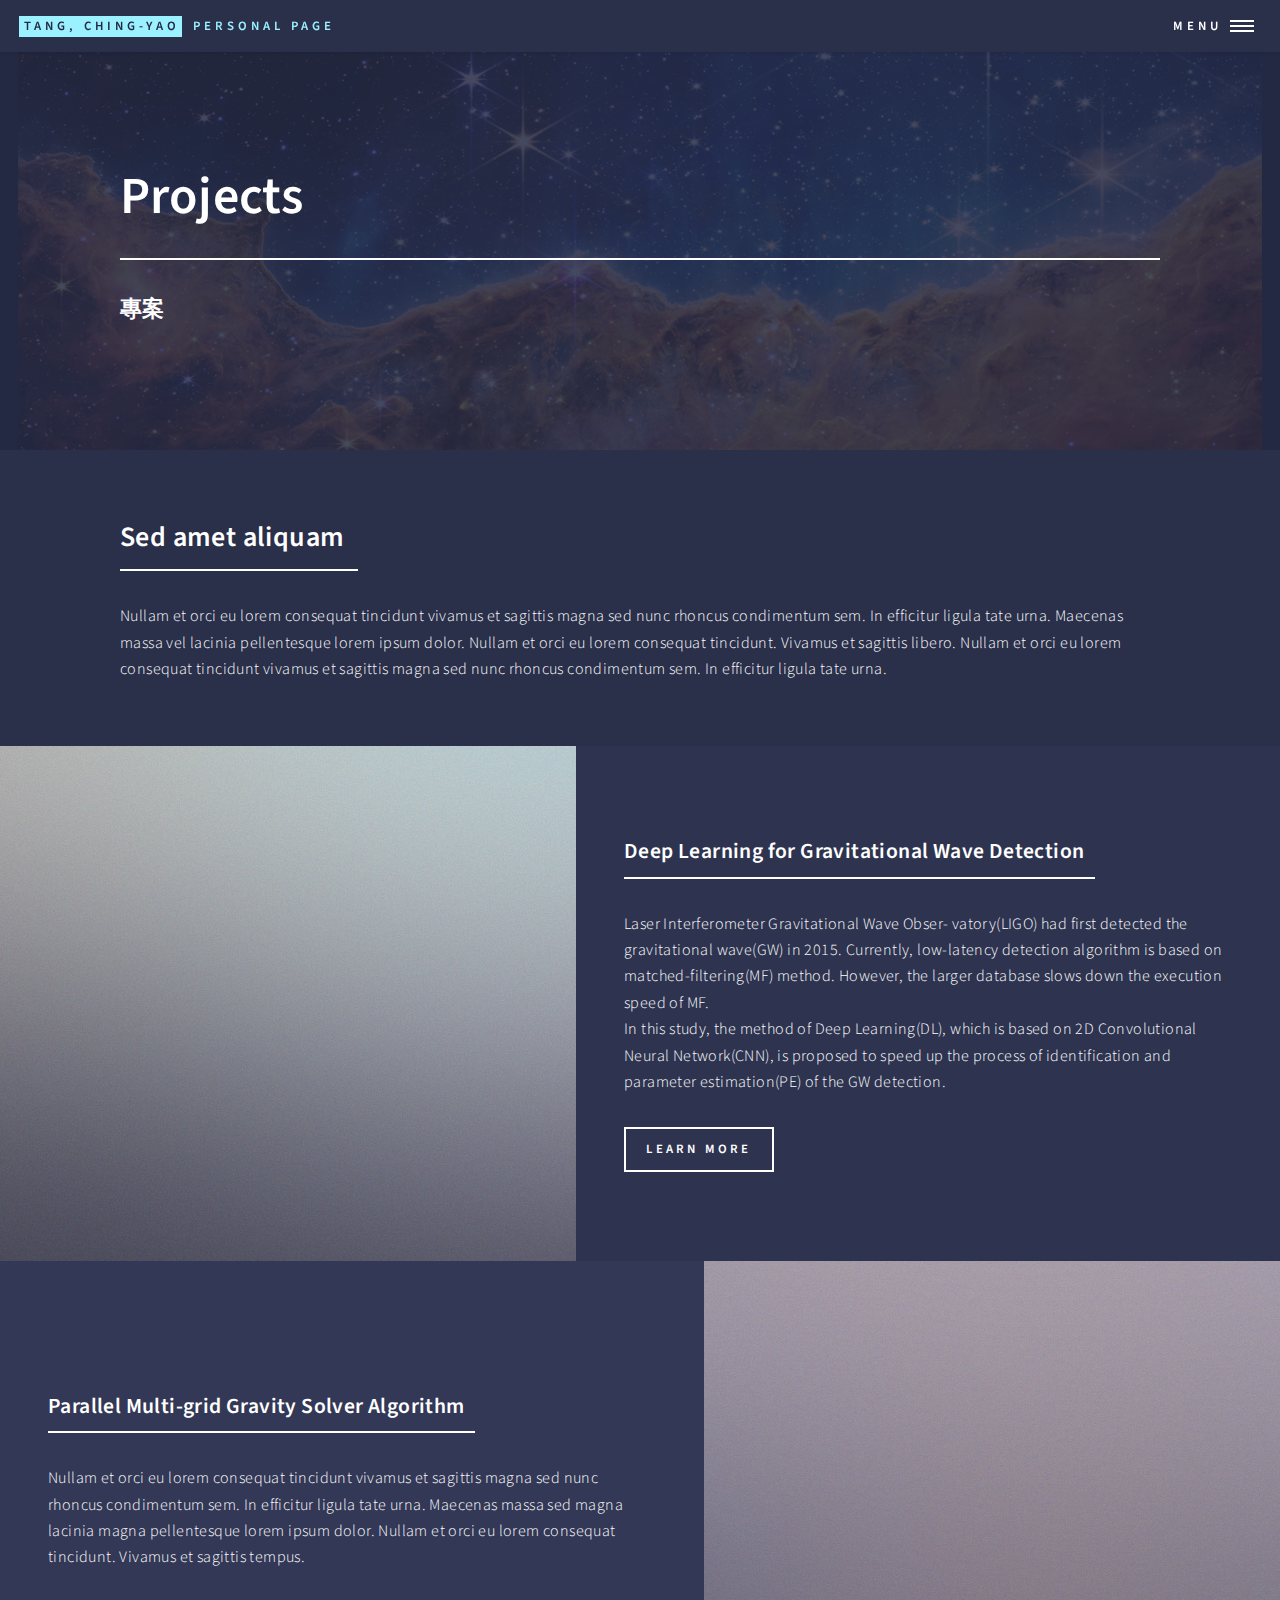
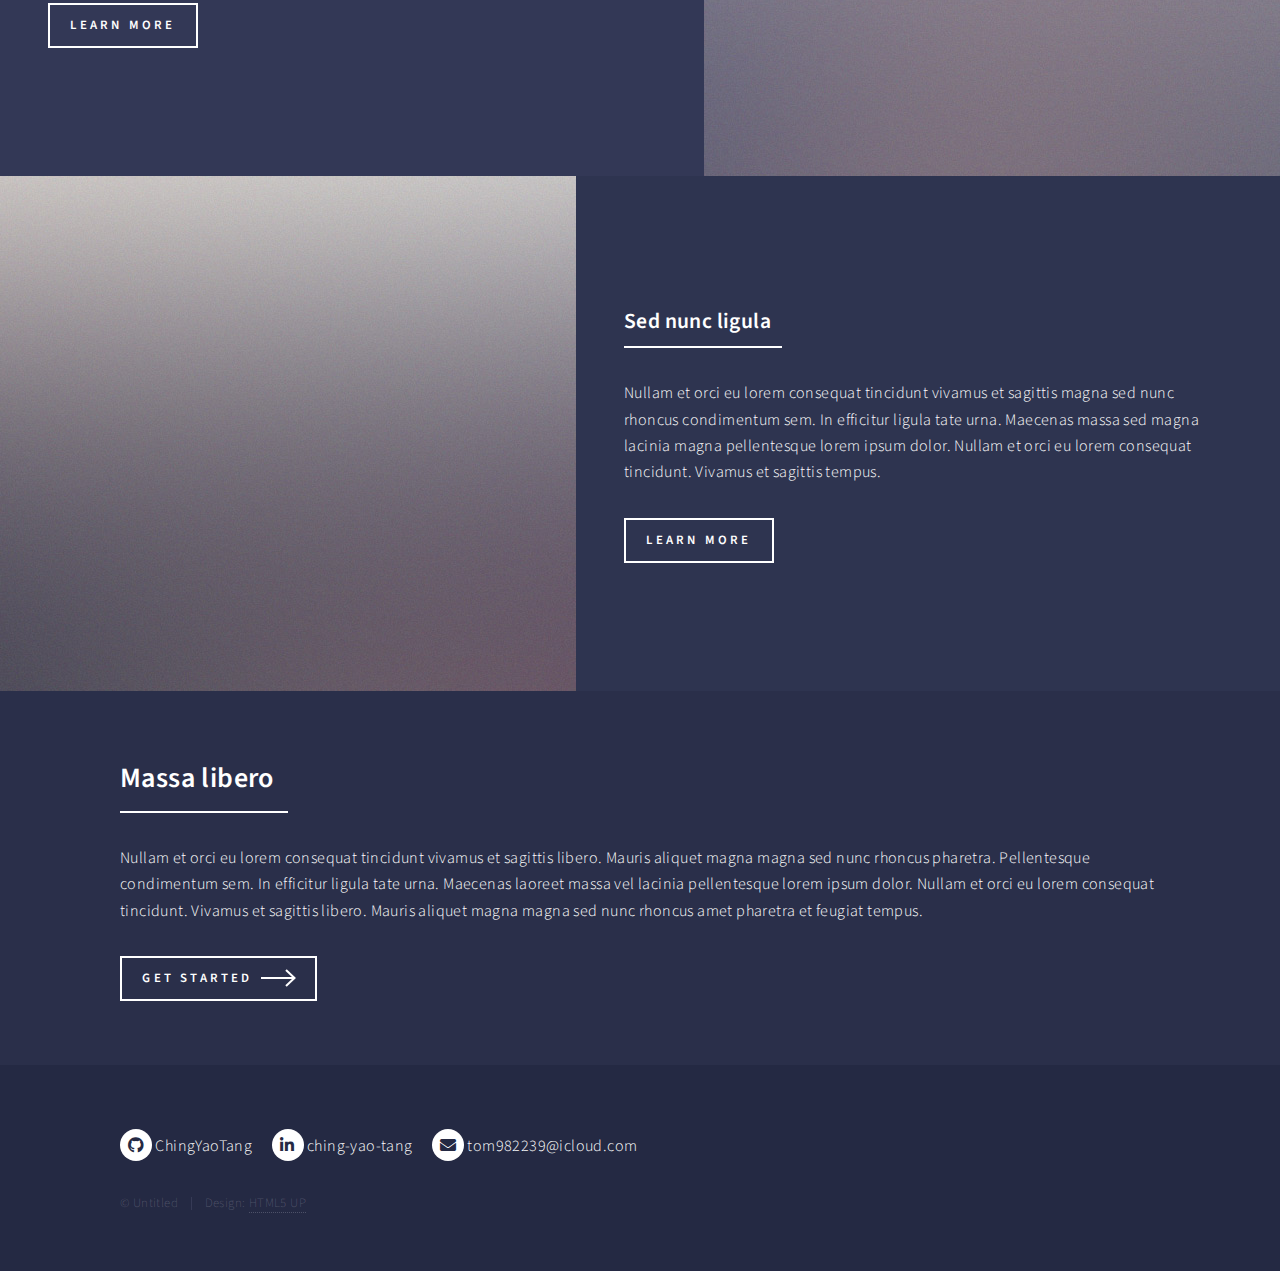
<file: Project.html>
<!DOCTYPE HTML>
<!--
	Forty by HTML5 UP
	html5up.net | @ajlkn
	Free for personal and commercial use under the CCA 3.0 license (html5up.net/license)
-->
<html>
	<head>
		<title>Projects - Tang, Ching-Yao's Personal Page</title>
		<meta charset="utf-8" />
		<meta name="viewport" content="width=device-width, initial-scale=1, user-scalable=no" />
		<link rel="stylesheet" href="assets/css/main.css" />
		<noscript><link rel="stylesheet" href="assets/css/noscript.css" /></noscript>
	</head>
	<body class="is-preload">

		<!-- Wrapper -->
			<div id="wrapper">

				<!-- Header -->
				<!-- Note: The "styleN" class below should match that of the banner element. -->
					<header id="header">
						<a href="index.html" class="logo"><strong>Tang, Ching-Yao</strong> <span>Personal Page</span></a>
						<nav>
							<a href="#menu">Menu</a>
						</nav>
					</header>

				<!-- Menu -->
					<nav id="menu">
						<ul class="links">
                            <li><a href="AboutMe.html">About me</a></li>
                            <li><a href="Research.html">Research</a></li>
                            <li><a href="Experience.html">Experience</a></li>
                            <li><a href="Project.html">Project</a></li>
                            <li><a href="Hobby.html">Hobby</a></li>
                            <li><a href="CV_Eng.pdf">Resume</a> <a href="CV_Chi.pdf">履歷</a></li>
                        </ul>
                        <ul class="actions stacked">
                            <li><a href="index.html" class="button primary fit">Home</a></li>
						</ul>
					</nav>

				<!-- Banner -->
				<!-- Note: The "styleN" class below should match that of the header element. -->
					<section id="banner" class="major_style">
						<div class="inner">
							<span class="image">
								<img src="images/CosmicCliffsintheCarinaNebula.png" alt="" />
							</span>
							<header class="major">
								<h1>Projects</h1>
							</header>
							<div class="content">
								<h3>專案</h3>
                            </div>
						</div>
					</section>

				<!-- Main -->
					<div id="main">

						<!-- One -->
							<section id="one">
								<div class="inner">
									<header class="major">
										<h2>Sed amet aliquam</h2>
									</header>
									<p>Nullam et orci eu lorem consequat tincidunt vivamus et sagittis magna sed nunc rhoncus condimentum sem. In efficitur ligula tate urna. Maecenas massa vel lacinia pellentesque lorem ipsum dolor. Nullam et orci eu lorem consequat tincidunt. Vivamus et sagittis libero. Nullam et orci eu lorem consequat tincidunt vivamus et sagittis magna sed nunc rhoncus condimentum sem. In efficitur ligula tate urna.</p>
								</div>
							</section>

						<!-- Two -->
							<section id="two" class="spotlights">
								<section>
									<a href="generic.html" class="image">
										<img src="images/pic08.jpg" alt="" data-position="center center" />
									</a>
									<div class="content">
										<div class="inner">
											<header class="major">
												<h3>Deep Learning for Gravitational Wave Detection</h3>
											</header>
                                            <p>Laser Interferometer Gravitational Wave Obser- vatory(LIGO) had first detected the gravitational wave(GW) in 2015. Currently, low-latency detection algorithm is based on matched-filtering(MF) method. However, the larger database slows down the execution speed of MF. <br> In this study, the method of Deep Learning(DL), which is based on 2D Convolutional Neural Network(CNN), is proposed to speed up the process of identification and parameter estimation(PE) of the GW detection.</p>
											<ul class="actions">
												<li><a href="DLforGWD.pdf" class="button">Learn more</a></li>
											</ul>
										</div>
									</div>
								</section>
								<section>
									<a href="generic.html" class="image">
										<img src="images/pic09.jpg" alt="" data-position="top center" />
									</a>
									<div class="content">
										<div class="inner">
											<header class="major">
												<h3>Parallel Multi‐grid Gravity Solver Algorithm</h3>
											</header>
											<p>Nullam et orci eu lorem consequat tincidunt vivamus et sagittis magna sed nunc rhoncus condimentum sem. In efficitur ligula tate urna. Maecenas massa sed magna lacinia magna pellentesque lorem ipsum dolor. Nullam et orci eu lorem consequat tincidunt. Vivamus et sagittis tempus.</p>
											<ul class="actions">
												<li><a href="MPS.pdf" class="button">Learn more</a></li>
											</ul>
										</div>
									</div>
								</section>
								<section>
									<a href="generic.html" class="image">
										<img src="images/pic10.jpg" alt="" data-position="25% 25%" />
									</a>
									<div class="content">
										<div class="inner">
											<header class="major">
												<h3>Sed nunc ligula</h3>
											</header>
											<p>Nullam et orci eu lorem consequat tincidunt vivamus et sagittis magna sed nunc rhoncus condimentum sem. In efficitur ligula tate urna. Maecenas massa sed magna lacinia magna pellentesque lorem ipsum dolor. Nullam et orci eu lorem consequat tincidunt. Vivamus et sagittis tempus.</p>
											<ul class="actions">
												<li><a href="generic.html" class="button">Learn more</a></li>
											</ul>
										</div>
									</div>
								</section>
							</section>

						<!-- Three -->
							<section id="three">
								<div class="inner">
									<header class="major">
										<h2>Massa libero</h2>
									</header>
									<p>Nullam et orci eu lorem consequat tincidunt vivamus et sagittis libero. Mauris aliquet magna magna sed nunc rhoncus pharetra. Pellentesque condimentum sem. In efficitur ligula tate urna. Maecenas laoreet massa vel lacinia pellentesque lorem ipsum dolor. Nullam et orci eu lorem consequat tincidunt. Vivamus et sagittis libero. Mauris aliquet magna magna sed nunc rhoncus amet pharetra et feugiat tempus.</p>
									<ul class="actions">
										<li><a href="generic.html" class="button next">Get Started</a></li>
									</ul>
								</div>
							</section>

					</div>


				<!-- Footer -->
					<footer id="footer">
						<div class="inner">
							<ul class="icons">
                                <li><a href="https://github.com/ChingYaoTang" class="icon brands alt fa-github"><span class="label">GitHub</span> ChingYaoTang</a></li>
                                <li><a href="https://linkedin.com/in/ching-yao-tang" class="icon brands alt fa-linkedin-in"><span class="label">LinkedIn</span> ching-yao-tang</a></li>
                                <li><span class="icon solid alt fa-envelope"></span><span> tom982239@icloud.com</span></li>
							</ul>
							<ul class="copyright">
								<li>&copy; Untitled</li><li>Design: <a href="https://html5up.net">HTML5 UP</a></li>
							</ul>
						</div>
					</footer>

			</div>

		<!-- Scripts -->
			<script src="assets/js/jquery.min.js"></script>
			<script src="assets/js/jquery.scrolly.min.js"></script>
			<script src="assets/js/jquery.scrollex.min.js"></script>
			<script src="assets/js/browser.min.js"></script>
			<script src="assets/js/breakpoints.min.js"></script>
			<script src="assets/js/util.js"></script>
			<script src="assets/js/main.js"></script>

	</body>
</html>
</file>
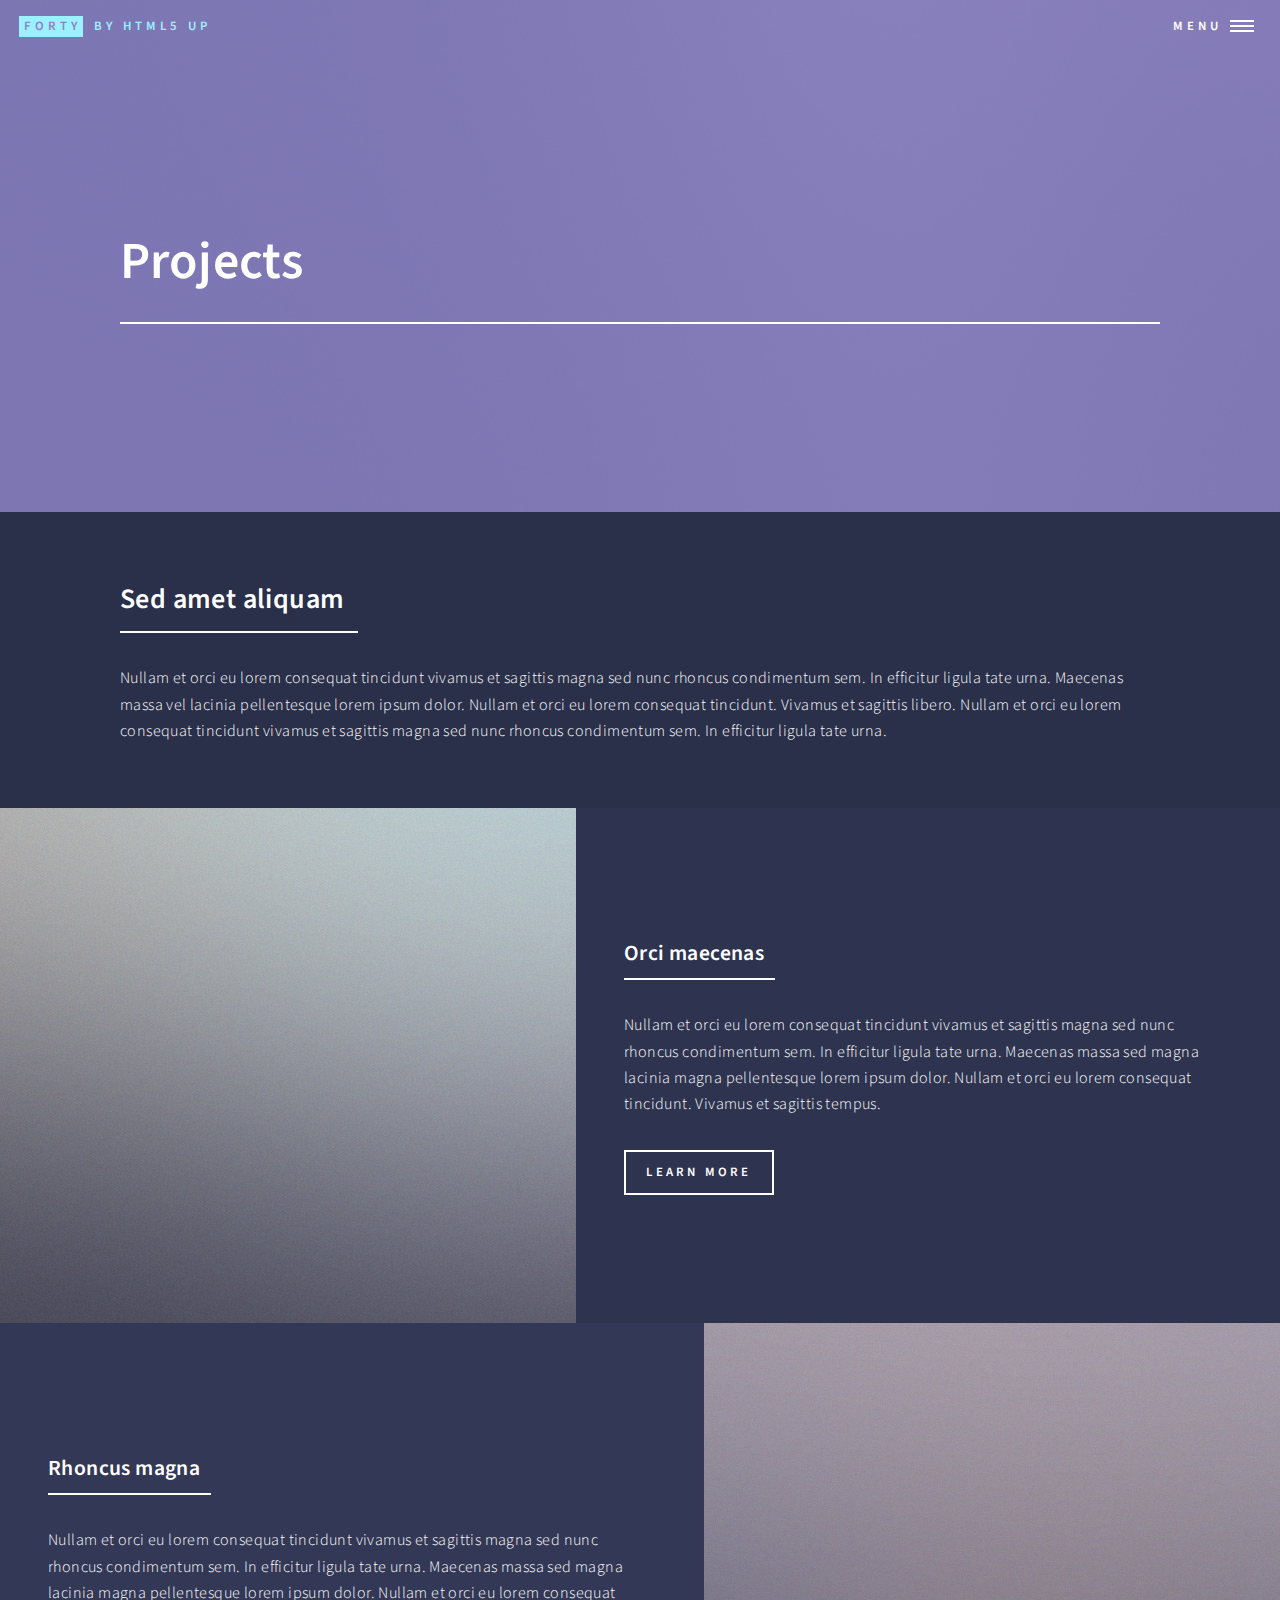
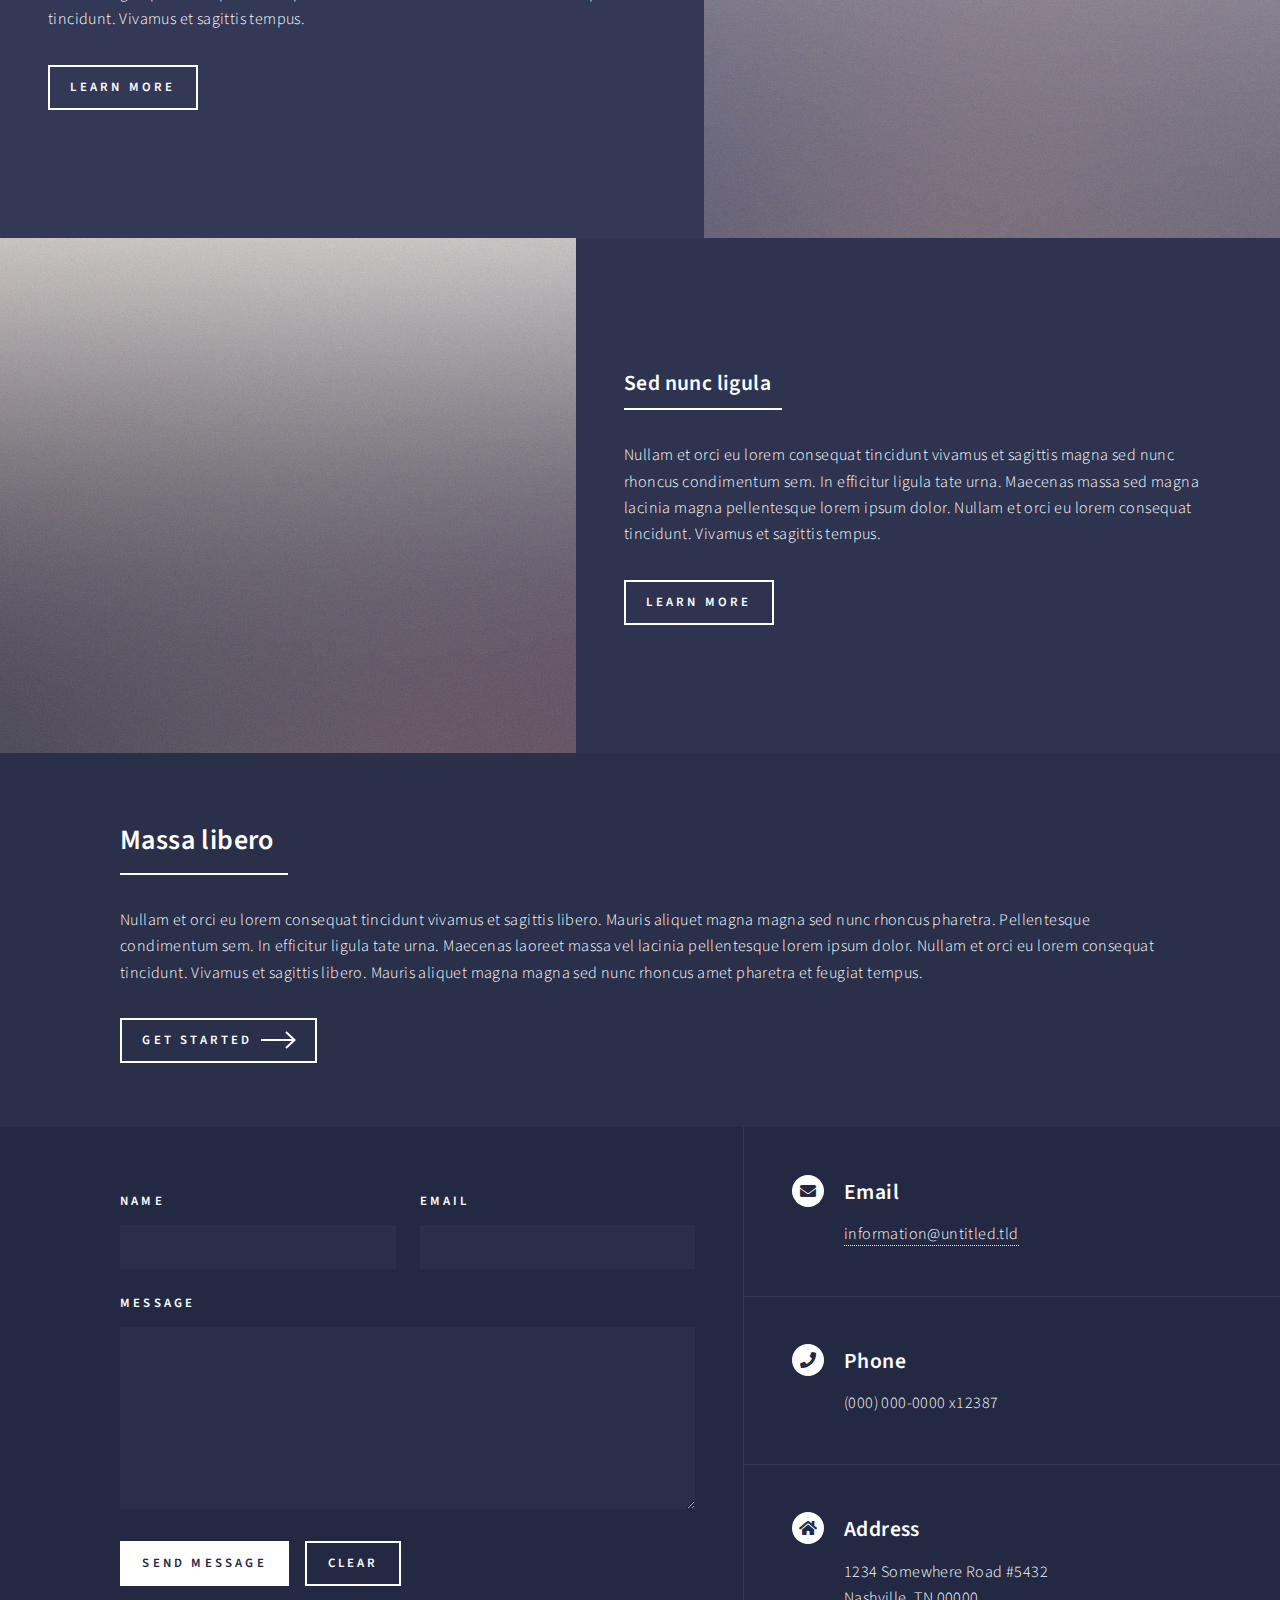
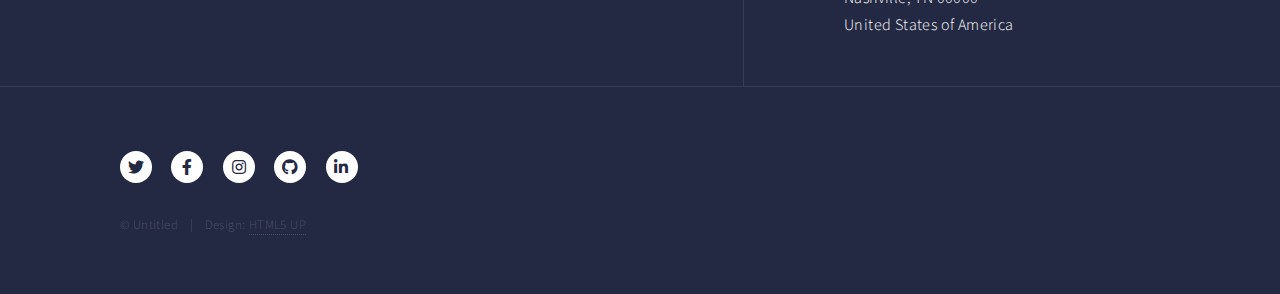
<file: Projects.html>
<!DOCTYPE HTML>
<!--
	Forty by HTML5 UP
	html5up.net | @ajlkn
	Free for personal and commercial use under the CCA 3.0 license (html5up.net/license)
-->
<html>
	<head>
		<title>Landing - Forty by HTML5 UP</title>
		<meta charset="utf-8" />
		<meta name="viewport" content="width=device-width, initial-scale=1, user-scalable=no" />
		<link rel="stylesheet" href="assets/css/main.css" />
		<noscript><link rel="stylesheet" href="assets/css/noscript.css" /></noscript>
	</head>
	<body class="is-preload">

		<!-- Wrapper -->
			<div id="wrapper">

				<!-- Header -->
				<!-- Note: The "styleN" class below should match that of the banner element. -->
					<header id="header" class="alt style2">
						<a href="index.html" class="logo"><strong>Forty</strong> <span>by HTML5 UP</span></a>
						<nav>
							<a href="#menu">Menu</a>
						</nav>
					</header>

				<!-- Menu -->
					<nav id="menu">
						<ul class="links">
							<li><a href="index.html">Home</a></li>
							<li><a href="landing.html">Landing</a></li>
							<li><a href="generic.html">Generic</a></li>
							<li><a href="elements.html">Elements</a></li>
						</ul>
						<ul class="actions stacked">
							<li><a href="#" class="button primary fit">Get Started</a></li>
							<li><a href="#" class="button fit">Log In</a></li>
						</ul>
					</nav>

				<!-- Banner -->
				<!-- Note: The "styleN" class below should match that of the header element. -->
					<section id="banner" class="style2">
						<div class="inner">
							<span class="image">
								<img src="images/pic07.jpg" alt="" />
							</span>
							<header class="major">
								<h1>Projects</h1>
							</header>
							<!-- <div class="content">
								<p>專案</p>
                            </div> -->
						</div>
					</section>

				<!-- Main -->
					<div id="main">

						<!-- One -->
							<section id="one">
								<div class="inner">
									<header class="major">
										<h2>Sed amet aliquam</h2>
									</header>
									<p>Nullam et orci eu lorem consequat tincidunt vivamus et sagittis magna sed nunc rhoncus condimentum sem. In efficitur ligula tate urna. Maecenas massa vel lacinia pellentesque lorem ipsum dolor. Nullam et orci eu lorem consequat tincidunt. Vivamus et sagittis libero. Nullam et orci eu lorem consequat tincidunt vivamus et sagittis magna sed nunc rhoncus condimentum sem. In efficitur ligula tate urna.</p>
								</div>
							</section>

						<!-- Two -->
							<section id="two" class="spotlights">
								<section>
									<a href="generic.html" class="image">
										<img src="images/pic08.jpg" alt="" data-position="center center" />
									</a>
									<div class="content">
										<div class="inner">
											<header class="major">
												<h3>Orci maecenas</h3>
											</header>
											<p>Nullam et orci eu lorem consequat tincidunt vivamus et sagittis magna sed nunc rhoncus condimentum sem. In efficitur ligula tate urna. Maecenas massa sed magna lacinia magna pellentesque lorem ipsum dolor. Nullam et orci eu lorem consequat tincidunt. Vivamus et sagittis tempus.</p>
											<ul class="actions">
												<li><a href="generic.html" class="button">Learn more</a></li>
											</ul>
										</div>
									</div>
								</section>
								<section>
									<a href="generic.html" class="image">
										<img src="images/pic09.jpg" alt="" data-position="top center" />
									</a>
									<div class="content">
										<div class="inner">
											<header class="major">
												<h3>Rhoncus magna</h3>
											</header>
											<p>Nullam et orci eu lorem consequat tincidunt vivamus et sagittis magna sed nunc rhoncus condimentum sem. In efficitur ligula tate urna. Maecenas massa sed magna lacinia magna pellentesque lorem ipsum dolor. Nullam et orci eu lorem consequat tincidunt. Vivamus et sagittis tempus.</p>
											<ul class="actions">
												<li><a href="generic.html" class="button">Learn more</a></li>
											</ul>
										</div>
									</div>
								</section>
								<section>
									<a href="generic.html" class="image">
										<img src="images/pic10.jpg" alt="" data-position="25% 25%" />
									</a>
									<div class="content">
										<div class="inner">
											<header class="major">
												<h3>Sed nunc ligula</h3>
											</header>
											<p>Nullam et orci eu lorem consequat tincidunt vivamus et sagittis magna sed nunc rhoncus condimentum sem. In efficitur ligula tate urna. Maecenas massa sed magna lacinia magna pellentesque lorem ipsum dolor. Nullam et orci eu lorem consequat tincidunt. Vivamus et sagittis tempus.</p>
											<ul class="actions">
												<li><a href="generic.html" class="button">Learn more</a></li>
											</ul>
										</div>
									</div>
								</section>
							</section>

						<!-- Three -->
							<section id="three">
								<div class="inner">
									<header class="major">
										<h2>Massa libero</h2>
									</header>
									<p>Nullam et orci eu lorem consequat tincidunt vivamus et sagittis libero. Mauris aliquet magna magna sed nunc rhoncus pharetra. Pellentesque condimentum sem. In efficitur ligula tate urna. Maecenas laoreet massa vel lacinia pellentesque lorem ipsum dolor. Nullam et orci eu lorem consequat tincidunt. Vivamus et sagittis libero. Mauris aliquet magna magna sed nunc rhoncus amet pharetra et feugiat tempus.</p>
									<ul class="actions">
										<li><a href="generic.html" class="button next">Get Started</a></li>
									</ul>
								</div>
							</section>

					</div>

				<!-- Contact -->
					<section id="contact">
						<div class="inner">
							<section>
								<form method="post" action="#">
									<div class="fields">
										<div class="field half">
											<label for="name">Name</label>
											<input type="text" name="name" id="name" />
										</div>
										<div class="field half">
											<label for="email">Email</label>
											<input type="text" name="email" id="email" />
										</div>
										<div class="field">
											<label for="message">Message</label>
											<textarea name="message" id="message" rows="6"></textarea>
										</div>
									</div>
									<ul class="actions">
										<li><input type="submit" value="Send Message" class="primary" /></li>
										<li><input type="reset" value="Clear" /></li>
									</ul>
								</form>
							</section>
							<section class="split">
								<section>
									<div class="contact-method">
										<span class="icon solid alt fa-envelope"></span>
										<h3>Email</h3>
										<a href="#">information@untitled.tld</a>
									</div>
								</section>
								<section>
									<div class="contact-method">
										<span class="icon solid alt fa-phone"></span>
										<h3>Phone</h3>
										<span>(000) 000-0000 x12387</span>
									</div>
								</section>
								<section>
									<div class="contact-method">
										<span class="icon solid alt fa-home"></span>
										<h3>Address</h3>
										<span>1234 Somewhere Road #5432<br />
										Nashville, TN 00000<br />
										United States of America</span>
									</div>
								</section>
							</section>
						</div>
					</section>

				<!-- Footer -->
					<footer id="footer">
						<div class="inner">
							<ul class="icons">
								<li><a href="#" class="icon brands alt fa-twitter"><span class="label">Twitter</span></a></li>
								<li><a href="#" class="icon brands alt fa-facebook-f"><span class="label">Facebook</span></a></li>
								<li><a href="#" class="icon brands alt fa-instagram"><span class="label">Instagram</span></a></li>
								<li><a href="#" class="icon brands alt fa-github"><span class="label">GitHub</span></a></li>
								<li><a href="#" class="icon brands alt fa-linkedin-in"><span class="label">LinkedIn</span></a></li>
							</ul>
							<ul class="copyright">
								<li>&copy; Untitled</li><li>Design: <a href="https://html5up.net">HTML5 UP</a></li>
							</ul>
						</div>
					</footer>

			</div>

		<!-- Scripts -->
			<script src="assets/js/jquery.min.js"></script>
			<script src="assets/js/jquery.scrolly.min.js"></script>
			<script src="assets/js/jquery.scrollex.min.js"></script>
			<script src="assets/js/browser.min.js"></script>
			<script src="assets/js/breakpoints.min.js"></script>
			<script src="assets/js/util.js"></script>
			<script src="assets/js/main.js"></script>

	</body>
</html>
</file>
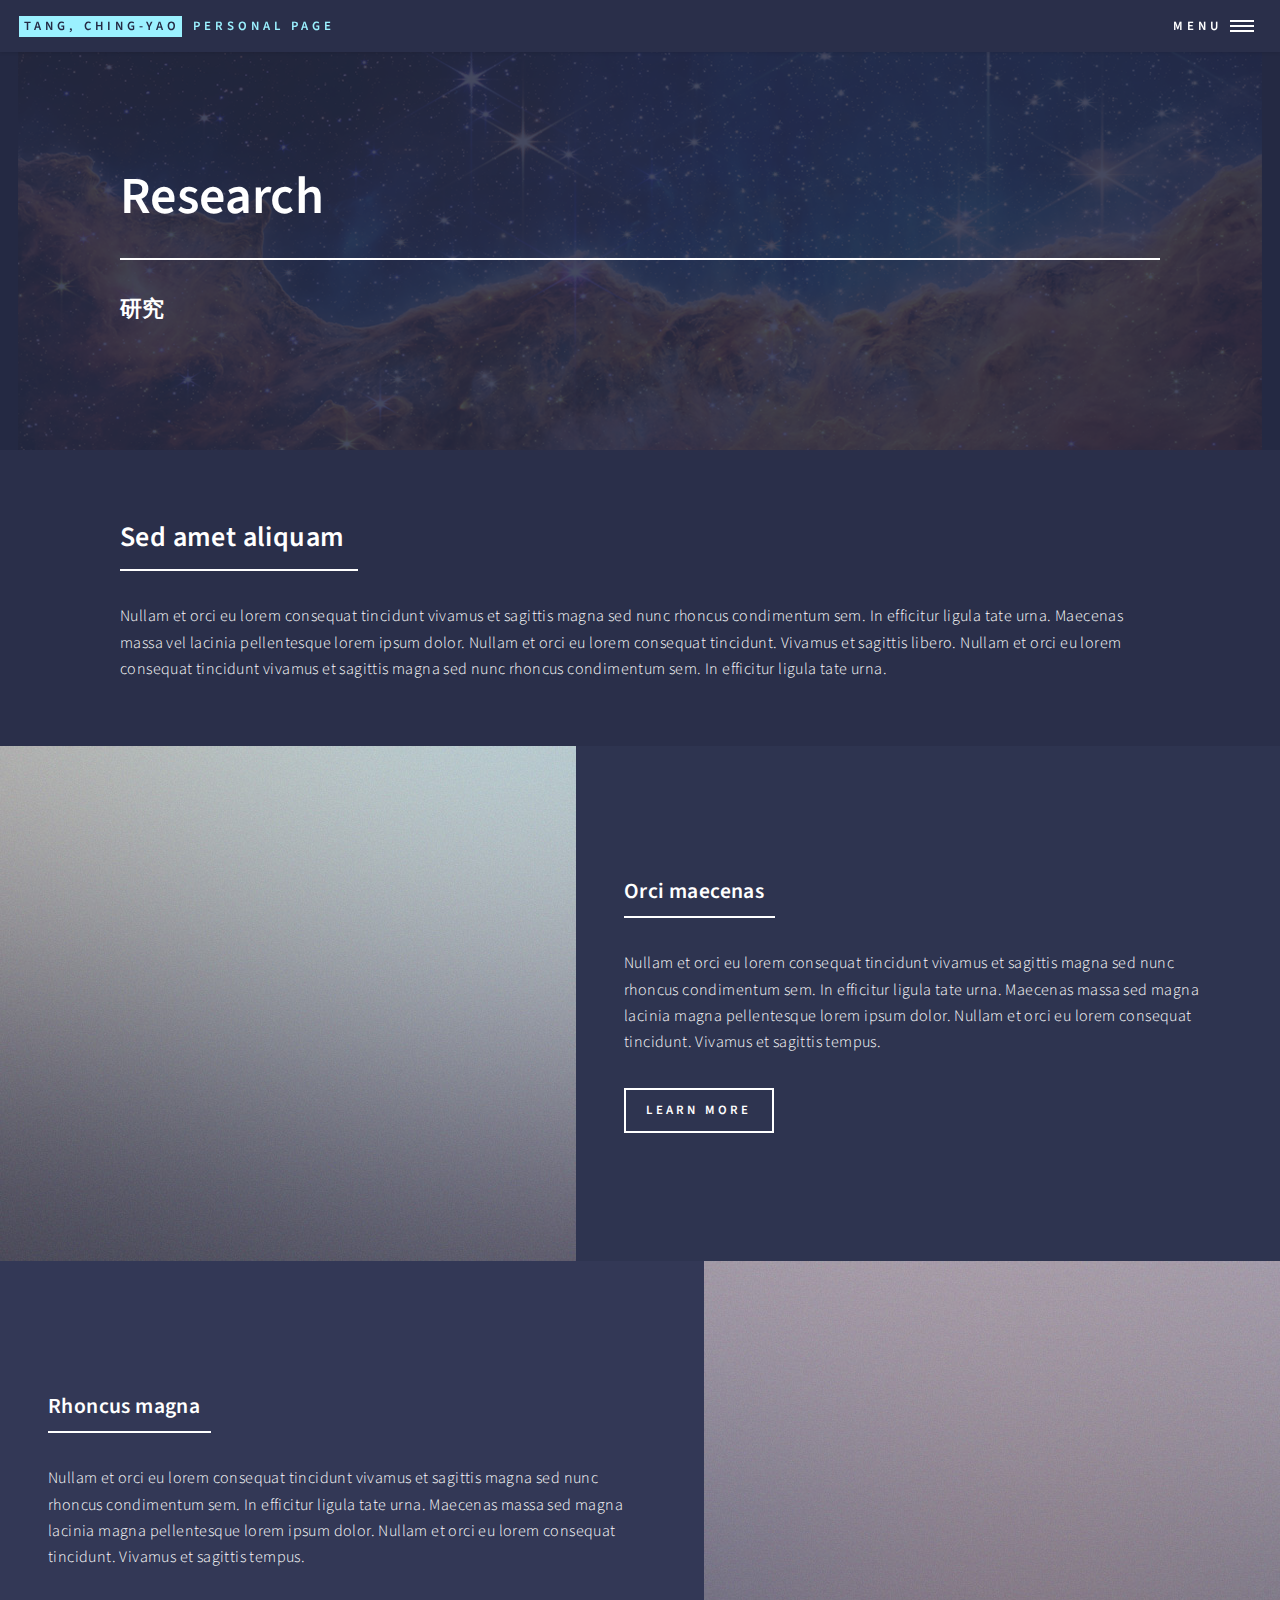
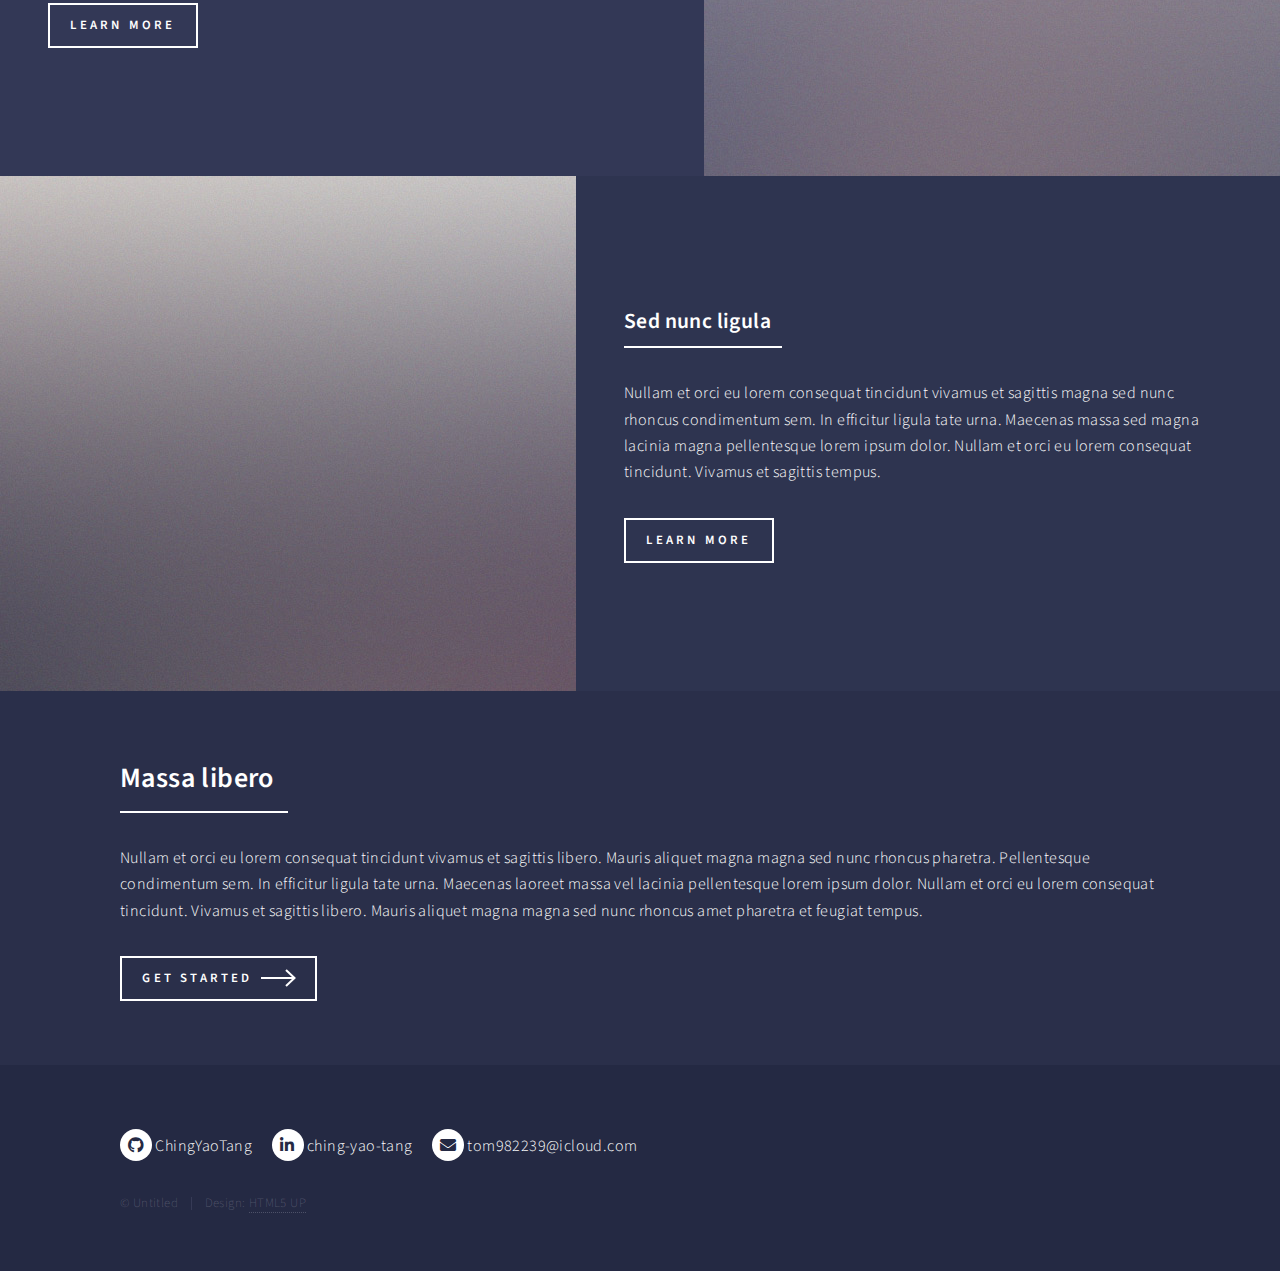
<file: Research.html>
<!DOCTYPE HTML>
<!--
	Forty by HTML5 UP
	html5up.net | @ajlkn
	Free for personal and commercial use under the CCA 3.0 license (html5up.net/license)
-->
<html>
	<head>
		<title>Research - Tang, Ching-Yao's Personal Page</title>
		<meta charset="utf-8" />
		<meta name="viewport" content="width=device-width, initial-scale=1, user-scalable=no" />
		<link rel="stylesheet" href="assets/css/main.css" />
		<noscript><link rel="stylesheet" href="assets/css/noscript.css" /></noscript>
	</head>
	<body class="is-preload">

		<!-- Wrapper -->
			<div id="wrapper">

				<!-- Header -->
				<!-- Note: The "styleN" class below should match that of the banner element. -->
					<header id="header">
						<a href="index.html" class="logo"><strong>Tang, Ching-Yao</strong> <span>Personal Page</span></a>
						<nav>
							<a href="#menu">Menu</a>
						</nav>
					</header>

				<!-- Menu -->
					<nav id="menu">
						<ul class="links">
                            <li><a href="AboutMe.html">About me</a></li>
                            <li><a href="Research.html">Research</a></li>
                            <li><a href="Experience.html">Experience</a></li>
                            <li><a href="Project.html">Project</a></li>
                            <li><a href="Hobby.html">Hobby</a></li>
                            <li><a href="CV_Eng.pdf">Resume</a> <a href="CV_Chi.pdf">履歷</a></li>
                        </ul>
                        <ul class="actions stacked">
                            <li><a href="index.html" class="button primary fit">Home</a></li>
						</ul>
					</nav>

				<!-- Banner -->
				<!-- Note: The "styleN" class below should match that of the header element. -->
					<section id="banner" class="major_style">
						<div class="inner">
							<span class="image">
								<img src="images/CosmicCliffsintheCarinaNebula.png" alt="" />
							</span>
							<header class="major">
								<h1>Research</h1>
							</header>
                            <div class="content"> 
								<h3>研究</h3>
                            </div>
						</div>
					</section>

				<!-- Main -->
					<div id="main">

						<!-- One -->
							<section id="one">
								<div class="inner">
									<header class="major">
										<h2>Sed amet aliquam</h2>
									</header>
									<p>Nullam et orci eu lorem consequat tincidunt vivamus et sagittis magna sed nunc rhoncus condimentum sem. In efficitur ligula tate urna. Maecenas massa vel lacinia pellentesque lorem ipsum dolor. Nullam et orci eu lorem consequat tincidunt. Vivamus et sagittis libero. Nullam et orci eu lorem consequat tincidunt vivamus et sagittis magna sed nunc rhoncus condimentum sem. In efficitur ligula tate urna.</p>
								</div>
							</section>

						<!-- Two -->
							<section id="two" class="spotlights">
								<section>
									<a href="generic.html" class="image">
										<img src="images/pic08.jpg" alt="" data-position="center center" />
									</a>
									<div class="content">
										<div class="inner">
											<header class="major">
												<h3>Orci maecenas</h3>
											</header>
											<p>Nullam et orci eu lorem consequat tincidunt vivamus et sagittis magna sed nunc rhoncus condimentum sem. In efficitur ligula tate urna. Maecenas massa sed magna lacinia magna pellentesque lorem ipsum dolor. Nullam et orci eu lorem consequat tincidunt. Vivamus et sagittis tempus.</p>
											<ul class="actions">
												<li><a href="generic.html" class="button">Learn more</a></li>
											</ul>
										</div>
									</div>
								</section>
								<section>
									<a href="generic.html" class="image">
										<img src="images/pic09.jpg" alt="" data-position="top center" />
									</a>
									<div class="content">
										<div class="inner">
											<header class="major">
												<h3>Rhoncus magna</h3>
											</header>
											<p>Nullam et orci eu lorem consequat tincidunt vivamus et sagittis magna sed nunc rhoncus condimentum sem. In efficitur ligula tate urna. Maecenas massa sed magna lacinia magna pellentesque lorem ipsum dolor. Nullam et orci eu lorem consequat tincidunt. Vivamus et sagittis tempus.</p>
											<ul class="actions">
												<li><a href="generic.html" class="button">Learn more</a></li>
											</ul>
										</div>
									</div>
								</section>
								<section>
									<a href="generic.html" class="image">
										<img src="images/pic10.jpg" alt="" data-position="25% 25%" />
									</a>
									<div class="content">
										<div class="inner">
											<header class="major">
												<h3>Sed nunc ligula</h3>
											</header>
											<p>Nullam et orci eu lorem consequat tincidunt vivamus et sagittis magna sed nunc rhoncus condimentum sem. In efficitur ligula tate urna. Maecenas massa sed magna lacinia magna pellentesque lorem ipsum dolor. Nullam et orci eu lorem consequat tincidunt. Vivamus et sagittis tempus.</p>
											<ul class="actions">
												<li><a href="generic.html" class="button">Learn more</a></li>
											</ul>
										</div>
									</div>
								</section>
							</section>

						<!-- Three -->
							<section id="three">
								<div class="inner">
									<header class="major">
										<h2>Massa libero</h2>
									</header>
									<p>Nullam et orci eu lorem consequat tincidunt vivamus et sagittis libero. Mauris aliquet magna magna sed nunc rhoncus pharetra. Pellentesque condimentum sem. In efficitur ligula tate urna. Maecenas laoreet massa vel lacinia pellentesque lorem ipsum dolor. Nullam et orci eu lorem consequat tincidunt. Vivamus et sagittis libero. Mauris aliquet magna magna sed nunc rhoncus amet pharetra et feugiat tempus.</p>
									<ul class="actions">
										<li><a href="generic.html" class="button next">Get Started</a></li>
									</ul>
								</div>
							</section>

					</div>

				<!-- Contact -->
				<!--	<section id="contact">
						<div class="inner">
							<section>
								<form method="post" action="#">
									<div class="fields">
										<div class="field half">
											<label for="name">Name</label>
											<input type="text" name="name" id="name" />
										</div>
										<div class="field half">
											<label for="email">Email</label>
											<input type="text" name="email" id="email" />
										</div>
										<div class="field">
											<label for="message">Message</label>
											<textarea name="message" id="message" rows="6"></textarea>
										</div>
									</div>
									<ul class="actions">
										<li><input type="submit" value="Send Message" class="primary" /></li>
										<li><input type="reset" value="Clear" /></li>
									</ul>
								</form>
							</section>
							<section class="split">
								<section>
									<div class="contact-method">
										<span class="icon solid alt fa-envelope"></span>
										<h3>Email</h3>
										<a href="#">information@untitled.tld</a>
									</div>
								</section>
								<section>
									<div class="contact-method">
										<span class="icon solid alt fa-phone"></span>
										<h3>Phone</h3>
										<span>(000) 000-0000 x12387</span>
									</div>
								</section>
								<section>
									<div class="contact-method">
										<span class="icon solid alt fa-home"></span>
										<h3>Address</h3>
										<span>1234 Somewhere Road #5432<br />
										Nashville, TN 00000<br />
										United States of America</span>
									</div>
								</section>
							</section>
						</div>
                    </section> -->

				<!-- Footer -->
					<footer id="footer">
						<div class="inner">
							<ul class="icons">
                                <li><a href="https://github.com/ChingYaoTang" class="icon brands alt fa-github"><span class="label">GitHub</span> ChingYaoTang</a></li>
                                <li><a href="https://linkedin.com/in/ching-yao-tang" class="icon brands alt fa-linkedin-in"><span class="label">LinkedIn</span> ching-yao-tang</a></li>
                                <li><span class="icon solid alt fa-envelope"></span><span> tom982239@icloud.com</span></li>
							</ul>
							<ul class="copyright">
								<li>&copy; Untitled</li><li>Design: <a href="https://html5up.net">HTML5 UP</a></li>
							</ul>
						</div>
					</footer>

			</div>

		<!-- Scripts -->
			<script src="assets/js/jquery.min.js"></script>
			<script src="assets/js/jquery.scrolly.min.js"></script>
			<script src="assets/js/jquery.scrollex.min.js"></script>
			<script src="assets/js/browser.min.js"></script>
			<script src="assets/js/breakpoints.min.js"></script>
			<script src="assets/js/util.js"></script>
			<script src="assets/js/main.js"></script>

	</body>
</html>
</file>
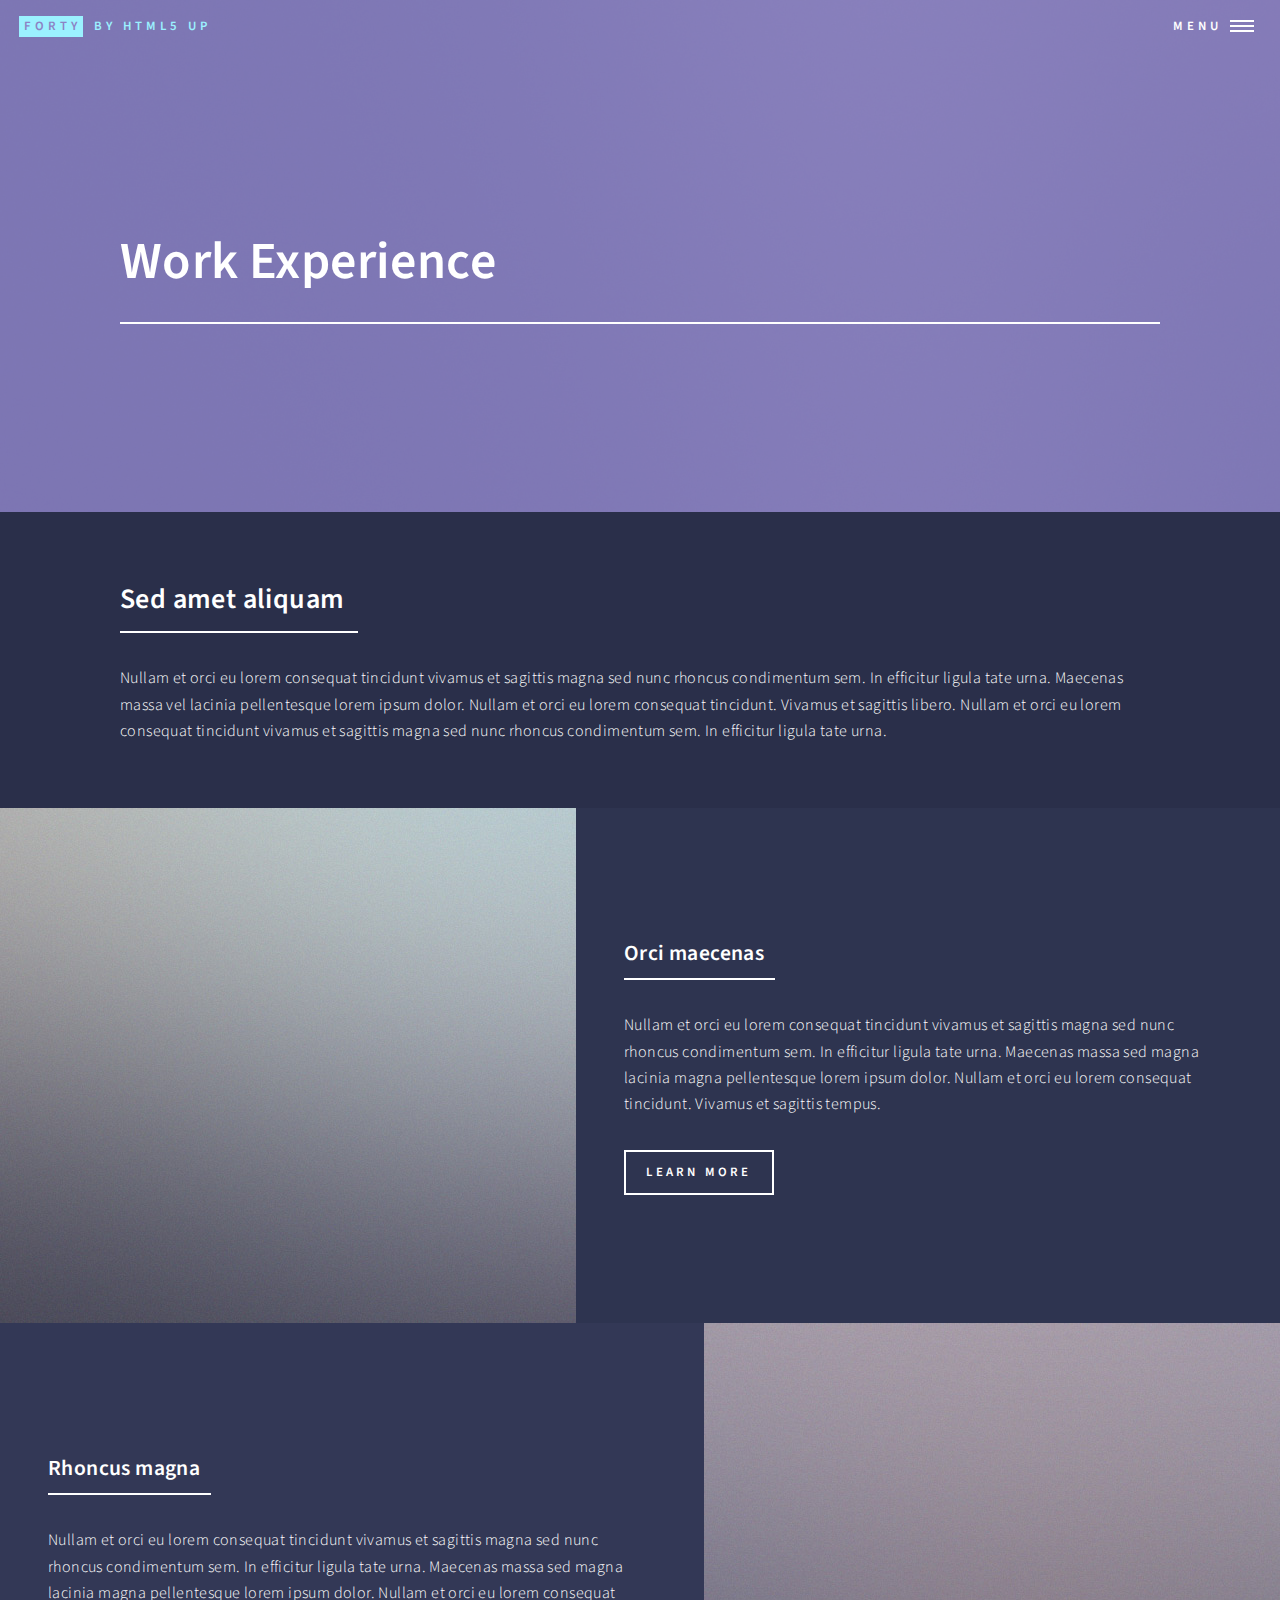
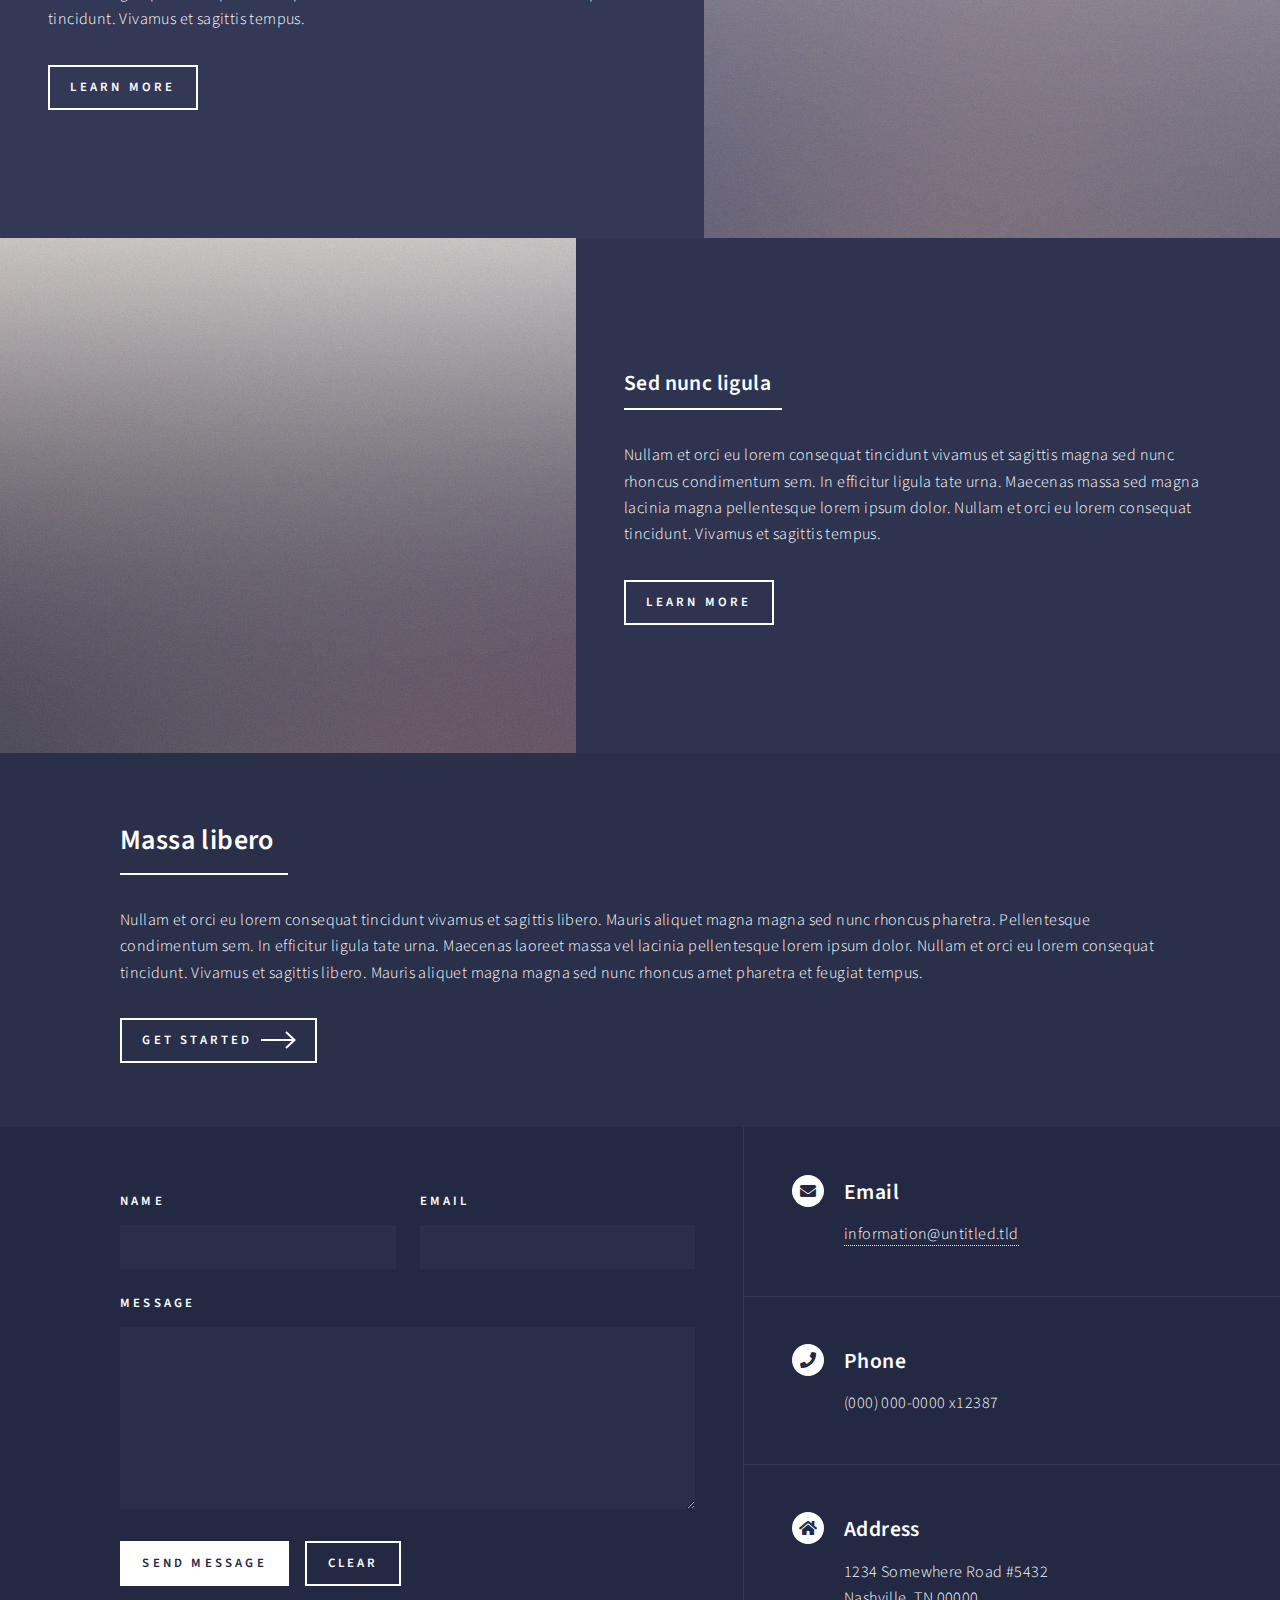
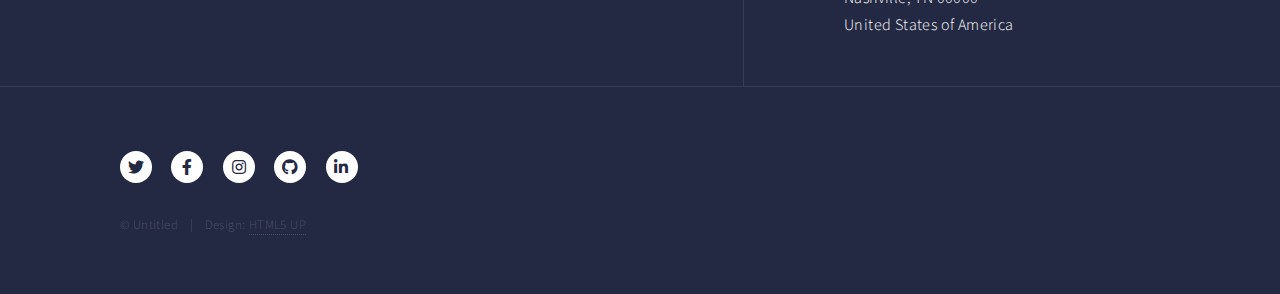
<file: WorkExperience.html>
<!DOCTYPE HTML>
<!--
	Forty by HTML5 UP
	html5up.net | @ajlkn
	Free for personal and commercial use under the CCA 3.0 license (html5up.net/license)
-->
<html>
	<head>
		<title>Landing - Forty by HTML5 UP</title>
		<meta charset="utf-8" />
		<meta name="viewport" content="width=device-width, initial-scale=1, user-scalable=no" />
		<link rel="stylesheet" href="assets/css/main.css" />
		<noscript><link rel="stylesheet" href="assets/css/noscript.css" /></noscript>
	</head>
	<body class="is-preload">

		<!-- Wrapper -->
			<div id="wrapper">

				<!-- Header -->
				<!-- Note: The "styleN" class below should match that of the banner element. -->
					<header id="header" class="alt style2">
						<a href="index.html" class="logo"><strong>Forty</strong> <span>by HTML5 UP</span></a>
						<nav>
							<a href="#menu">Menu</a>
						</nav>
					</header>

				<!-- Menu -->
					<nav id="menu">
						<ul class="links">
							<li><a href="index.html">Home</a></li>
							<li><a href="landing.html">Landing</a></li>
							<li><a href="generic.html">Generic</a></li>
							<li><a href="elements.html">Elements</a></li>
						</ul>
						<ul class="actions stacked">
							<li><a href="#" class="button primary fit">Get Started</a></li>
							<li><a href="#" class="button fit">Log In</a></li>
						</ul>
					</nav>

				<!-- Banner -->
				<!-- Note: The "styleN" class below should match that of the header element. -->
					<section id="banner" class="style2">
						<div class="inner">
							<span class="image">
								<img src="images/pic07.jpg" alt="" />
							</span>
							<header class="major">
								<h1>Work Experience</h1>
							</header>
							<!-- <div class="content">
								<p>Lorem ipsum dolor sit amet nullam consequat<br />
								sed veroeros. tempus adipiscing nulla.</p>
                            </div> -->
						</div>
					</section>

				<!-- Main -->
					<div id="main">

						<!-- One -->
							<section id="one">
								<div class="inner">
									<header class="major">
										<h2>Sed amet aliquam</h2>
									</header>
									<p>Nullam et orci eu lorem consequat tincidunt vivamus et sagittis magna sed nunc rhoncus condimentum sem. In efficitur ligula tate urna. Maecenas massa vel lacinia pellentesque lorem ipsum dolor. Nullam et orci eu lorem consequat tincidunt. Vivamus et sagittis libero. Nullam et orci eu lorem consequat tincidunt vivamus et sagittis magna sed nunc rhoncus condimentum sem. In efficitur ligula tate urna.</p>
								</div>
							</section>

						<!-- Two -->
							<section id="two" class="spotlights">
								<section>
									<a href="generic.html" class="image">
										<img src="images/pic08.jpg" alt="" data-position="center center" />
									</a>
									<div class="content">
										<div class="inner">
											<header class="major">
												<h3>Orci maecenas</h3>
											</header>
											<p>Nullam et orci eu lorem consequat tincidunt vivamus et sagittis magna sed nunc rhoncus condimentum sem. In efficitur ligula tate urna. Maecenas massa sed magna lacinia magna pellentesque lorem ipsum dolor. Nullam et orci eu lorem consequat tincidunt. Vivamus et sagittis tempus.</p>
											<ul class="actions">
												<li><a href="generic.html" class="button">Learn more</a></li>
											</ul>
										</div>
									</div>
								</section>
								<section>
									<a href="generic.html" class="image">
										<img src="images/pic09.jpg" alt="" data-position="top center" />
									</a>
									<div class="content">
										<div class="inner">
											<header class="major">
												<h3>Rhoncus magna</h3>
											</header>
											<p>Nullam et orci eu lorem consequat tincidunt vivamus et sagittis magna sed nunc rhoncus condimentum sem. In efficitur ligula tate urna. Maecenas massa sed magna lacinia magna pellentesque lorem ipsum dolor. Nullam et orci eu lorem consequat tincidunt. Vivamus et sagittis tempus.</p>
											<ul class="actions">
												<li><a href="generic.html" class="button">Learn more</a></li>
											</ul>
										</div>
									</div>
								</section>
								<section>
									<a href="generic.html" class="image">
										<img src="images/pic10.jpg" alt="" data-position="25% 25%" />
									</a>
									<div class="content">
										<div class="inner">
											<header class="major">
												<h3>Sed nunc ligula</h3>
											</header>
											<p>Nullam et orci eu lorem consequat tincidunt vivamus et sagittis magna sed nunc rhoncus condimentum sem. In efficitur ligula tate urna. Maecenas massa sed magna lacinia magna pellentesque lorem ipsum dolor. Nullam et orci eu lorem consequat tincidunt. Vivamus et sagittis tempus.</p>
											<ul class="actions">
												<li><a href="generic.html" class="button">Learn more</a></li>
											</ul>
										</div>
									</div>
								</section>
							</section>

						<!-- Three -->
							<section id="three">
								<div class="inner">
									<header class="major">
										<h2>Massa libero</h2>
									</header>
									<p>Nullam et orci eu lorem consequat tincidunt vivamus et sagittis libero. Mauris aliquet magna magna sed nunc rhoncus pharetra. Pellentesque condimentum sem. In efficitur ligula tate urna. Maecenas laoreet massa vel lacinia pellentesque lorem ipsum dolor. Nullam et orci eu lorem consequat tincidunt. Vivamus et sagittis libero. Mauris aliquet magna magna sed nunc rhoncus amet pharetra et feugiat tempus.</p>
									<ul class="actions">
										<li><a href="generic.html" class="button next">Get Started</a></li>
									</ul>
								</div>
							</section>

					</div>

				<!-- Contact -->
					<section id="contact">
						<div class="inner">
							<section>
								<form method="post" action="#">
									<div class="fields">
										<div class="field half">
											<label for="name">Name</label>
											<input type="text" name="name" id="name" />
										</div>
										<div class="field half">
											<label for="email">Email</label>
											<input type="text" name="email" id="email" />
										</div>
										<div class="field">
											<label for="message">Message</label>
											<textarea name="message" id="message" rows="6"></textarea>
										</div>
									</div>
									<ul class="actions">
										<li><input type="submit" value="Send Message" class="primary" /></li>
										<li><input type="reset" value="Clear" /></li>
									</ul>
								</form>
							</section>
							<section class="split">
								<section>
									<div class="contact-method">
										<span class="icon solid alt fa-envelope"></span>
										<h3>Email</h3>
										<a href="#">information@untitled.tld</a>
									</div>
								</section>
								<section>
									<div class="contact-method">
										<span class="icon solid alt fa-phone"></span>
										<h3>Phone</h3>
										<span>(000) 000-0000 x12387</span>
									</div>
								</section>
								<section>
									<div class="contact-method">
										<span class="icon solid alt fa-home"></span>
										<h3>Address</h3>
										<span>1234 Somewhere Road #5432<br />
										Nashville, TN 00000<br />
										United States of America</span>
									</div>
								</section>
							</section>
						</div>
					</section>

				<!-- Footer -->
					<footer id="footer">
						<div class="inner">
							<ul class="icons">
								<li><a href="#" class="icon brands alt fa-twitter"><span class="label">Twitter</span></a></li>
								<li><a href="#" class="icon brands alt fa-facebook-f"><span class="label">Facebook</span></a></li>
								<li><a href="#" class="icon brands alt fa-instagram"><span class="label">Instagram</span></a></li>
								<li><a href="#" class="icon brands alt fa-github"><span class="label">GitHub</span></a></li>
								<li><a href="#" class="icon brands alt fa-linkedin-in"><span class="label">LinkedIn</span></a></li>
							</ul>
							<ul class="copyright">
								<li>&copy; Untitled</li><li>Design: <a href="https://html5up.net">HTML5 UP</a></li>
							</ul>
						</div>
					</footer>

			</div>

		<!-- Scripts -->
			<script src="assets/js/jquery.min.js"></script>
			<script src="assets/js/jquery.scrolly.min.js"></script>
			<script src="assets/js/jquery.scrollex.min.js"></script>
			<script src="assets/js/browser.min.js"></script>
			<script src="assets/js/breakpoints.min.js"></script>
			<script src="assets/js/util.js"></script>
			<script src="assets/js/main.js"></script>

	</body>
</html>
</file>
<file: assets/css/noscript.css>
/*
	Forty by HTML5 UP
	html5up.net | @ajlkn
	Free for personal and commercial use under the CCA 3.0 license (html5up.net/license)
*/

/* Banner */

	body.is-preload #banner:after {
		opacity: 0.85;
	}

	body.is-preload #banner > .inner {
		-moz-filter: none;
		-webkit-filter: none;
		-ms-filter: none;
		filter: none;
		-moz-transform: none;
		-webkit-transform: none;
		-ms-transform: none;
		transform: none;
		opacity: 1;
	}
</file>
<file: assets/css/main.css>
@import url(fontawesome-all.min.css);
@import url("https://fonts.googleapis.com/css?family=Source+Sans+Pro:300,300italic,600,600italic");

/*
	Forty by HTML5 UP
	html5up.net | @ajlkn
	Free for personal and commercial use under the CCA 3.0 license (html5up.net/license)
*/

html, body, div, span, applet, object,
iframe, h1, h2, h3, h4, h5, h6, p, blockquote,
pre, a, abbr, acronym, address, big, cite,
code, del, dfn, em, img, ins, kbd, q, s, samp,
small, strike, strong, sub, sup, tt, var, b,
u, i, center, dl, dt, dd, ol, ul, li, fieldset,
form, label, legend, table, caption, tbody,
tfoot, thead, tr, th, td, article, aside,
canvas, details, embed, figure, figcaption,
footer, header, hgroup, menu, nav, output, ruby,
section, summary, time, mark, audio, video {
	margin: 0;
	padding: 0;
	border: 0;
	font-size: 100%;
	font: inherit;
	vertical-align: baseline;}

article, aside, details, figcaption, figure,
footer, header, hgroup, menu, nav, section {
	display: block;}

body {
	line-height: 1;
}

ol, ul {
	list-style: none;
}

blockquote, q {
	quotes: none;
}

	blockquote:before, blockquote:after, q:before, q:after {
		content: '';
		content: none;
	}

table {
	border-collapse: collapse;
	border-spacing: 0;
}

body {
	-webkit-text-size-adjust: none;
}

mark {
	background-color: transparent;
	color: inherit;
}

input::-moz-focus-inner {
	border: 0;
	padding: 0;
}

input, select, textarea {
	-moz-appearance: none;
	-webkit-appearance: none;
	-ms-appearance: none;
	appearance: none;
}

/* Basic */

	@-ms-viewport {
		width: device-width;
	}

	body {
		-ms-overflow-style: scrollbar;
	}

	@media screen and (max-width: 480px) {

		html, body {
			min-width: 320px;
		}

	}

	html {
		box-sizing: border-box;
	}

	*, *:before, *:after {
		box-sizing: inherit;
	}

	body {
		background: #242943;
	}

		body.is-preload *, body.is-preload *:before, body.is-preload *:after {
			-moz-animation: none !important;
			-webkit-animation: none !important;
			-ms-animation: none !important;
			animation: none !important;
			-moz-transition: none !important;
			-webkit-transition: none !important;
			-ms-transition: none !important;
			transition: none !important;
		}

/* Type */

	body, input, select, textarea {
		color: #ffffff;
		font-family: "Source Sans Pro", Helvetica, sans-serif;
		font-size: 17pt;
		font-weight: 300;
		letter-spacing: 0.025em;
		line-height: 1.65;
	}

		@media screen and (max-width: 1680px) {

			body, input, select, textarea {
				font-size: 14pt;
			}

		}

		@media screen and (max-width: 1280px) {

			body, input, select, textarea {
				font-size: 12pt;
			}

		}

		@media screen and (max-width: 360px) {

			body, input, select, textarea {
				font-size: 11pt;
			}

		}

	a {
		-moz-transition: color 0.2s ease-in-out, border-bottom-color 0.2s ease-in-out;
		-webkit-transition: color 0.2s ease-in-out, border-bottom-color 0.2s ease-in-out;
		-ms-transition: color 0.2s ease-in-out, border-bottom-color 0.2s ease-in-out;
		transition: color 0.2s ease-in-out, border-bottom-color 0.2s ease-in-out;
		border-bottom: dotted 1px;
		color: inherit;
		text-decoration: none;
	}

		a:hover {
			border-bottom-color: transparent;
			color: #9bf1ff !important;
		}

		a:active {
			color: #53e3fb !important;
		}

	strong, b {
		color: #ffffff;
		font-weight: 600;
	}

	em, i {
		font-style: italic;
	}

	p {
		margin: 0 0 2em 0;
	}

	h1, h2, h3, h4, h5, h6 {
		color: #ffffff;
		font-weight: 600;
		line-height: 1.65;
		margin: 0 0 1em 0;
	}

		h1 a, h2 a, h3 a, h4 a, h5 a, h6 a {
			color: inherit;
			border-bottom: 0;
		}

	h1 {
		font-size: 2.5em;
	}

	h2 {
		font-size: 1.75em;
	}

	h3 {
		font-size: 1.35em;
	}

	h4 {
		font-size: 1.1em;
	}

	h5 {
		font-size: 0.9em;
	}

	h6 {
		font-size: 0.7em;
	}

	@media screen and (max-width: 736px) {

		h1 {
			font-size: 2em;
		}

		h2 {
			font-size: 1.5em;
		}

		h3 {
			font-size: 1.25em;
		}

	}

	sub {
		font-size: 0.8em;
		position: relative;
		top: 0.5em;
	}

	sup {
		font-size: 0.8em;
		position: relative;
		top: -0.5em;
	}

	blockquote {
		border-left: solid 4px rgba(212, 212, 255, 0.1);
		font-style: italic;
		margin: 0 0 2em 0;
		padding: 0.5em 0 0.5em 2em;
	}

	code {
		background: rgba(212, 212, 255, 0.035);
		font-family: "Courier New", monospace;
		font-size: 0.9em;
		margin: 0 0.25em;
		padding: 0.25em 0.65em;
	}

	pre {
		-webkit-overflow-scrolling: touch;
		font-family: "Courier New", monospace;
		font-size: 0.9em;
		margin: 0 0 2em 0;
	}

		pre code {
			display: block;
			line-height: 1.75;
			padding: 1em 1.5em;
			overflow-x: auto;
		}

	hr {
		border: 0;
		border-bottom: solid 1px rgba(212, 212, 255, 0.1);
		margin: 2em 0;
	}

		hr.major {
			margin: 3em 0;
		}

	.align-left {
		text-align: left;
	}

	.align-center {
		text-align: center;
	}

	.align-right {
		text-align: right;
	}

/* Row */

	.row {
		display: flex;
		flex-wrap: wrap;
		box-sizing: border-box;
		align-items: stretch;
	}

		.row > * {
			box-sizing: border-box;
		}

		.row.gtr-uniform > * > :last-child {
			margin-bottom: 0;
		}

		.row.aln-left {
			justify-content: flex-start;
		}

		.row.aln-center {
			justify-content: center;
		}

		.row.aln-right {
			justify-content: flex-end;
		}

		.row.aln-top {
			align-items: flex-start;
		}

		.row.aln-middle {
			align-items: center;
		}

		.row.aln-bottom {
			align-items: flex-end;
		}

		.row > .imp {
			order: -1;
		}

		.row > .col-1 {
			width: 8.33333%;
		}

		.row > .off-1 {
			margin-left: 8.33333%;
		}

		.row > .col-2 {
			width: 16.66667%;
		}

		.row > .off-2 {
			margin-left: 16.66667%;
		}

		.row > .col-3 {
			width: 25%;
		}

		.row > .off-3 {
			margin-left: 25%;
		}

		.row > .col-4 {
			width: 33.33333%;
		}

		.row > .off-4 {
			margin-left: 33.33333%;
		}

		.row > .col-5 {
			width: 41.66667%;
		}

		.row > .off-5 {
			margin-left: 41.66667%;
		}

		.row > .col-6 {
			width: 50%;
		}

		.row > .off-6 {
			margin-left: 50%;
		}

		.row > .col-7 {
			width: 58.33333%;
		}

		.row > .off-7 {
			margin-left: 58.33333%;
		}

		.row > .col-8 {
			width: 66.66667%;
		}

		.row > .off-8 {
			margin-left: 66.66667%;
		}

		.row > .col-9 {
			width: 75%;
		}

		.row > .off-9 {
			margin-left: 75%;
		}

		.row > .col-10 {
			width: 83.33333%;
		}

		.row > .off-10 {
			margin-left: 83.33333%;
		}

		.row > .col-11 {
			width: 91.66667%;
		}

		.row > .off-11 {
			margin-left: 91.66667%;
		}

		.row > .col-12 {
			width: 100%;
		}

		.row > .off-12 {
			margin-left: 100%;
		}

		.row.gtr-0 {
			margin-top: 0;
			margin-left: 0em;
		}

			.row.gtr-0 > * {
				padding: 0 0 0 0em;
			}

			.row.gtr-0.gtr-uniform {
				margin-top: 0em;
			}

				.row.gtr-0.gtr-uniform > * {
					padding-top: 0em;
				}

		.row.gtr-25 {
			margin-top: 0;
			margin-left: -0.5em;
		}

			.row.gtr-25 > * {
				padding: 0 0 0 0.5em;
			}

			.row.gtr-25.gtr-uniform {
				margin-top: -0.5em;
			}

				.row.gtr-25.gtr-uniform > * {
					padding-top: 0.5em;
				}

		.row.gtr-50 {
			margin-top: 0;
			margin-left: -1em;
		}

			.row.gtr-50 > * {
				padding: 0 0 0 1em;
			}

			.row.gtr-50.gtr-uniform {
				margin-top: -1em;
			}

				.row.gtr-50.gtr-uniform > * {
					padding-top: 1em;
				}

		.row {
			margin-top: 0;
			margin-left: -2em;
		}

			.row > * {
				padding: 0 0 0 2em;
			}

			.row.gtr-uniform {
				margin-top: -2em;
			}

				.row.gtr-uniform > * {
					padding-top: 2em;
				}

		.row.gtr-150 {
			margin-top: 0;
			margin-left: -3em;
		}

			.row.gtr-150 > * {
				padding: 0 0 0 3em;
			}

			.row.gtr-150.gtr-uniform {
				margin-top: -3em;
			}

				.row.gtr-150.gtr-uniform > * {
					padding-top: 3em;
				}

		.row.gtr-200 {
			margin-top: 0;
			margin-left: -4em;
		}

			.row.gtr-200 > * {
				padding: 0 0 0 4em;
			}

			.row.gtr-200.gtr-uniform {
				margin-top: -4em;
			}

				.row.gtr-200.gtr-uniform > * {
					padding-top: 4em;
				}

		@media screen and (max-width: 1680px) {

			.row {
				display: flex;
				flex-wrap: wrap;
				box-sizing: border-box;
				align-items: stretch;
			}

				.row > * {
					box-sizing: border-box;
				}

				.row.gtr-uniform > * > :last-child {
					margin-bottom: 0;
				}

				.row.aln-left {
					justify-content: flex-start;
				}

				.row.aln-center {
					justify-content: center;
				}

				.row.aln-right {
					justify-content: flex-end;
				}

				.row.aln-top {
					align-items: flex-start;
				}

				.row.aln-middle {
					align-items: center;
				}

				.row.aln-bottom {
					align-items: flex-end;
				}

				.row > .imp-xlarge {
					order: -1;
				}

				.row > .col-1-xlarge {
					width: 8.33333%;
				}

				.row > .off-1-xlarge {
					margin-left: 8.33333%;
				}

				.row > .col-2-xlarge {
					width: 16.66667%;
				}

				.row > .off-2-xlarge {
					margin-left: 16.66667%;
				}

				.row > .col-3-xlarge {
					width: 25%;
				}

				.row > .off-3-xlarge {
					margin-left: 25%;
				}

				.row > .col-4-xlarge {
					width: 33.33333%;
				}

				.row > .off-4-xlarge {
					margin-left: 33.33333%;
				}

				.row > .col-5-xlarge {
					width: 41.66667%;
				}

				.row > .off-5-xlarge {
					margin-left: 41.66667%;
				}

				.row > .col-6-xlarge {
					width: 50%;
				}

				.row > .off-6-xlarge {
					margin-left: 50%;
				}

				.row > .col-7-xlarge {
					width: 58.33333%;
				}

				.row > .off-7-xlarge {
					margin-left: 58.33333%;
				}

				.row > .col-8-xlarge {
					width: 66.66667%;
				}

				.row > .off-8-xlarge {
					margin-left: 66.66667%;
				}

				.row > .col-9-xlarge {
					width: 75%;
				}

				.row > .off-9-xlarge {
					margin-left: 75%;
				}

				.row > .col-10-xlarge {
					width: 83.33333%;
				}

				.row > .off-10-xlarge {
					margin-left: 83.33333%;
				}

				.row > .col-11-xlarge {
					width: 91.66667%;
				}

				.row > .off-11-xlarge {
					margin-left: 91.66667%;
				}

				.row > .col-12-xlarge {
					width: 100%;
				}

				.row > .off-12-xlarge {
					margin-left: 100%;
				}

				.row.gtr-0 {
					margin-top: 0;
					margin-left: 0em;
				}

					.row.gtr-0 > * {
						padding: 0 0 0 0em;
					}

					.row.gtr-0.gtr-uniform {
						margin-top: 0em;
					}

						.row.gtr-0.gtr-uniform > * {
							padding-top: 0em;
						}

				.row.gtr-25 {
					margin-top: 0;
					margin-left: -0.5em;
				}

					.row.gtr-25 > * {
						padding: 0 0 0 0.5em;
					}

					.row.gtr-25.gtr-uniform {
						margin-top: -0.5em;
					}

						.row.gtr-25.gtr-uniform > * {
							padding-top: 0.5em;
						}

				.row.gtr-50 {
					margin-top: 0;
					margin-left: -1em;
				}

					.row.gtr-50 > * {
						padding: 0 0 0 1em;
					}

					.row.gtr-50.gtr-uniform {
						margin-top: -1em;
					}

						.row.gtr-50.gtr-uniform > * {
							padding-top: 1em;
						}

				.row {
					margin-top: 0;
					margin-left: -2em;
				}

					.row > * {
						padding: 0 0 0 2em;
					}

					.row.gtr-uniform {
						margin-top: -2em;
					}

						.row.gtr-uniform > * {
							padding-top: 2em;
						}

				.row.gtr-150 {
					margin-top: 0;
					margin-left: -3em;
				}

					.row.gtr-150 > * {
						padding: 0 0 0 3em;
					}

					.row.gtr-150.gtr-uniform {
						margin-top: -3em;
					}

						.row.gtr-150.gtr-uniform > * {
							padding-top: 3em;
						}

				.row.gtr-200 {
					margin-top: 0;
					margin-left: -4em;
				}

					.row.gtr-200 > * {
						padding: 0 0 0 4em;
					}

					.row.gtr-200.gtr-uniform {
						margin-top: -4em;
					}

						.row.gtr-200.gtr-uniform > * {
							padding-top: 4em;
						}

		}

		@media screen and (max-width: 1280px) {

			.row {
				display: flex;
				flex-wrap: wrap;
				box-sizing: border-box;
				align-items: stretch;
			}

				.row > * {
					box-sizing: border-box;
				}

				.row.gtr-uniform > * > :last-child {
					margin-bottom: 0;
				}

				.row.aln-left {
					justify-content: flex-start;
				}

				.row.aln-center {
					justify-content: center;
				}

				.row.aln-right {
					justify-content: flex-end;
				}

				.row.aln-top {
					align-items: flex-start;
				}

				.row.aln-middle {
					align-items: center;
				}

				.row.aln-bottom {
					align-items: flex-end;
				}

				.row > .imp-large {
					order: -1;
				}

				.row > .col-1-large {
					width: 8.33333%;
				}

				.row > .off-1-large {
					margin-left: 8.33333%;
				}

				.row > .col-2-large {
					width: 16.66667%;
				}

				.row > .off-2-large {
					margin-left: 16.66667%;
				}

				.row > .col-3-large {
					width: 25%;
				}

				.row > .off-3-large {
					margin-left: 25%;
				}

				.row > .col-4-large {
					width: 33.33333%;
				}

				.row > .off-4-large {
					margin-left: 33.33333%;
				}

				.row > .col-5-large {
					width: 41.66667%;
				}

				.row > .off-5-large {
					margin-left: 41.66667%;
				}

				.row > .col-6-large {
					width: 50%;
				}

				.row > .off-6-large {
					margin-left: 50%;
				}

				.row > .col-7-large {
					width: 58.33333%;
				}

				.row > .off-7-large {
					margin-left: 58.33333%;
				}

				.row > .col-8-large {
					width: 66.66667%;
				}

				.row > .off-8-large {
					margin-left: 66.66667%;
				}

				.row > .col-9-large {
					width: 75%;
				}

				.row > .off-9-large {
					margin-left: 75%;
				}

				.row > .col-10-large {
					width: 83.33333%;
				}

				.row > .off-10-large {
					margin-left: 83.33333%;
				}

				.row > .col-11-large {
					width: 91.66667%;
				}

				.row > .off-11-large {
					margin-left: 91.66667%;
				}

				.row > .col-12-large {
					width: 100%;
				}

				.row > .off-12-large {
					margin-left: 100%;
				}

				.row.gtr-0 {
					margin-top: 0;
					margin-left: 0em;
				}

					.row.gtr-0 > * {
						padding: 0 0 0 0em;
					}

					.row.gtr-0.gtr-uniform {
						margin-top: 0em;
					}

						.row.gtr-0.gtr-uniform > * {
							padding-top: 0em;
						}

				.row.gtr-25 {
					margin-top: 0;
					margin-left: -0.375em;
				}

					.row.gtr-25 > * {
						padding: 0 0 0 0.375em;
					}

					.row.gtr-25.gtr-uniform {
						margin-top: -0.375em;
					}

						.row.gtr-25.gtr-uniform > * {
							padding-top: 0.375em;
						}

				.row.gtr-50 {
					margin-top: 0;
					margin-left: -0.75em;
				}

					.row.gtr-50 > * {
						padding: 0 0 0 0.75em;
					}

					.row.gtr-50.gtr-uniform {
						margin-top: -0.75em;
					}

						.row.gtr-50.gtr-uniform > * {
							padding-top: 0.75em;
						}

				.row {
					margin-top: 0;
					margin-left: -1.5em;
				}

					.row > * {
						padding: 0 0 0 1.5em;
					}

					.row.gtr-uniform {
						margin-top: -1.5em;
					}

						.row.gtr-uniform > * {
							padding-top: 1.5em;
						}

				.row.gtr-150 {
					margin-top: 0;
					margin-left: -2.25em;
				}

					.row.gtr-150 > * {
						padding: 0 0 0 2.25em;
					}

					.row.gtr-150.gtr-uniform {
						margin-top: -2.25em;
					}

						.row.gtr-150.gtr-uniform > * {
							padding-top: 2.25em;
						}

				.row.gtr-200 {
					margin-top: 0;
					margin-left: -3em;
				}

					.row.gtr-200 > * {
						padding: 0 0 0 3em;
					}

					.row.gtr-200.gtr-uniform {
						margin-top: -3em;
					}

						.row.gtr-200.gtr-uniform > * {
							padding-top: 3em;
						}

		}

		@media screen and (max-width: 980px) {

			.row {
				display: flex;
				flex-wrap: wrap;
				box-sizing: border-box;
				align-items: stretch;
			}

				.row > * {
					box-sizing: border-box;
				}

				.row.gtr-uniform > * > :last-child {
					margin-bottom: 0;
				}

				.row.aln-left {
					justify-content: flex-start;
				}

				.row.aln-center {
					justify-content: center;
				}

				.row.aln-right {
					justify-content: flex-end;
				}

				.row.aln-top {
					align-items: flex-start;
				}

				.row.aln-middle {
					align-items: center;
				}

				.row.aln-bottom {
					align-items: flex-end;
				}

				.row > .imp-medium {
					order: -1;
				}

				.row > .col-1-medium {
					width: 8.33333%;
				}

				.row > .off-1-medium {
					margin-left: 8.33333%;
				}

				.row > .col-2-medium {
					width: 16.66667%;
				}

				.row > .off-2-medium {
					margin-left: 16.66667%;
				}

				.row > .col-3-medium {
					width: 25%;
				}

				.row > .off-3-medium {
					margin-left: 25%;
				}

				.row > .col-4-medium {
					width: 33.33333%;
				}

				.row > .off-4-medium {
					margin-left: 33.33333%;
				}

				.row > .col-5-medium {
					width: 41.66667%;
				}

				.row > .off-5-medium {
					margin-left: 41.66667%;
				}

				.row > .col-6-medium {
					width: 50%;
				}

				.row > .off-6-medium {
					margin-left: 50%;
				}

				.row > .col-7-medium {
					width: 58.33333%;
				}

				.row > .off-7-medium {
					margin-left: 58.33333%;
				}

				.row > .col-8-medium {
					width: 66.66667%;
				}

				.row > .off-8-medium {
					margin-left: 66.66667%;
				}

				.row > .col-9-medium {
					width: 75%;
				}

				.row > .off-9-medium {
					margin-left: 75%;
				}

				.row > .col-10-medium {
					width: 83.33333%;
				}

				.row > .off-10-medium {
					margin-left: 83.33333%;
				}

				.row > .col-11-medium {
					width: 91.66667%;
				}

				.row > .off-11-medium {
					margin-left: 91.66667%;
				}

				.row > .col-12-medium {
					width: 100%;
				}

				.row > .off-12-medium {
					margin-left: 100%;
				}

				.row.gtr-0 {
					margin-top: 0;
					margin-left: 0em;
				}

					.row.gtr-0 > * {
						padding: 0 0 0 0em;
					}

					.row.gtr-0.gtr-uniform {
						margin-top: 0em;
					}

						.row.gtr-0.gtr-uniform > * {
							padding-top: 0em;
						}

				.row.gtr-25 {
					margin-top: 0;
					margin-left: -0.375em;
				}

					.row.gtr-25 > * {
						padding: 0 0 0 0.375em;
					}

					.row.gtr-25.gtr-uniform {
						margin-top: -0.375em;
					}

						.row.gtr-25.gtr-uniform > * {
							padding-top: 0.375em;
						}

				.row.gtr-50 {
					margin-top: 0;
					margin-left: -0.75em;
				}

					.row.gtr-50 > * {
						padding: 0 0 0 0.75em;
					}

					.row.gtr-50.gtr-uniform {
						margin-top: -0.75em;
					}

						.row.gtr-50.gtr-uniform > * {
							padding-top: 0.75em;
						}

				.row {
					margin-top: 0;
					margin-left: -1.5em;
				}

					.row > * {
						padding: 0 0 0 1.5em;
					}

					.row.gtr-uniform {
						margin-top: -1.5em;
					}

						.row.gtr-uniform > * {
							padding-top: 1.5em;
						}

				.row.gtr-150 {
					margin-top: 0;
					margin-left: -2.25em;
				}

					.row.gtr-150 > * {
						padding: 0 0 0 2.25em;
					}

					.row.gtr-150.gtr-uniform {
						margin-top: -2.25em;
					}

						.row.gtr-150.gtr-uniform > * {
							padding-top: 2.25em;
						}

				.row.gtr-200 {
					margin-top: 0;
					margin-left: -3em;
				}

					.row.gtr-200 > * {
						padding: 0 0 0 3em;
					}

					.row.gtr-200.gtr-uniform {
						margin-top: -3em;
					}

						.row.gtr-200.gtr-uniform > * {
							padding-top: 3em;
						}

		}

		@media screen and (max-width: 736px) {

			.row {
				display: flex;
				flex-wrap: wrap;
				box-sizing: border-box;
				align-items: stretch;
			}

				.row > * {
					box-sizing: border-box;
				}

				.row.gtr-uniform > * > :last-child {
					margin-bottom: 0;
				}

				.row.aln-left {
					justify-content: flex-start;
				}

				.row.aln-center {
					justify-content: center;
				}

				.row.aln-right {
					justify-content: flex-end;
				}

				.row.aln-top {
					align-items: flex-start;
				}

				.row.aln-middle {
					align-items: center;
				}

				.row.aln-bottom {
					align-items: flex-end;
				}

				.row > .imp-small {
					order: -1;
				}

				.row > .col-1-small {
					width: 8.33333%;
				}

				.row > .off-1-small {
					margin-left: 8.33333%;
				}

				.row > .col-2-small {
					width: 16.66667%;
				}

				.row > .off-2-small {
					margin-left: 16.66667%;
				}

				.row > .col-3-small {
					width: 25%;
				}

				.row > .off-3-small {
					margin-left: 25%;
				}

				.row > .col-4-small {
					width: 33.33333%;
				}

				.row > .off-4-small {
					margin-left: 33.33333%;
				}

				.row > .col-5-small {
					width: 41.66667%;
				}

				.row > .off-5-small {
					margin-left: 41.66667%;
				}

				.row > .col-6-small {
					width: 50%;
				}

				.row > .off-6-small {
					margin-left: 50%;
				}

				.row > .col-7-small {
					width: 58.33333%;
				}

				.row > .off-7-small {
					margin-left: 58.33333%;
				}

				.row > .col-8-small {
					width: 66.66667%;
				}

				.row > .off-8-small {
					margin-left: 66.66667%;
				}

				.row > .col-9-small {
					width: 75%;
				}

				.row > .off-9-small {
					margin-left: 75%;
				}

				.row > .col-10-small {
					width: 83.33333%;
				}

				.row > .off-10-small {
					margin-left: 83.33333%;
				}

				.row > .col-11-small {
					width: 91.66667%;
				}

				.row > .off-11-small {
					margin-left: 91.66667%;
				}

				.row > .col-12-small {
					width: 100%;
				}

				.row > .off-12-small {
					margin-left: 100%;
				}

				.row.gtr-0 {
					margin-top: 0;
					margin-left: 0em;
				}

					.row.gtr-0 > * {
						padding: 0 0 0 0em;
					}

					.row.gtr-0.gtr-uniform {
						margin-top: 0em;
					}

						.row.gtr-0.gtr-uniform > * {
							padding-top: 0em;
						}

				.row.gtr-25 {
					margin-top: 0;
					margin-left: -0.3125em;
				}

					.row.gtr-25 > * {
						padding: 0 0 0 0.3125em;
					}

					.row.gtr-25.gtr-uniform {
						margin-top: -0.3125em;
					}

						.row.gtr-25.gtr-uniform > * {
							padding-top: 0.3125em;
						}

				.row.gtr-50 {
					margin-top: 0;
					margin-left: -0.625em;
				}

					.row.gtr-50 > * {
						padding: 0 0 0 0.625em;
					}

					.row.gtr-50.gtr-uniform {
						margin-top: -0.625em;
					}

						.row.gtr-50.gtr-uniform > * {
							padding-top: 0.625em;
						}

				.row {
					margin-top: 0;
					margin-left: -1.25em;
				}

					.row > * {
						padding: 0 0 0 1.25em;
					}

					.row.gtr-uniform {
						margin-top: -1.25em;
					}

						.row.gtr-uniform > * {
							padding-top: 1.25em;
						}

				.row.gtr-150 {
					margin-top: 0;
					margin-left: -1.875em;
				}

					.row.gtr-150 > * {
						padding: 0 0 0 1.875em;
					}

					.row.gtr-150.gtr-uniform {
						margin-top: -1.875em;
					}

						.row.gtr-150.gtr-uniform > * {
							padding-top: 1.875em;
						}

				.row.gtr-200 {
					margin-top: 0;
					margin-left: -2.5em;
				}

					.row.gtr-200 > * {
						padding: 0 0 0 2.5em;
					}

					.row.gtr-200.gtr-uniform {
						margin-top: -2.5em;
					}

						.row.gtr-200.gtr-uniform > * {
							padding-top: 2.5em;
						}

		}

		@media screen and (max-width: 480px) {

			.row {
				display: flex;
				flex-wrap: wrap;
				box-sizing: border-box;
				align-items: stretch;
			}

				.row > * {
					box-sizing: border-box;
				}

				.row.gtr-uniform > * > :last-child {
					margin-bottom: 0;
				}

				.row.aln-left {
					justify-content: flex-start;
				}

				.row.aln-center {
					justify-content: center;
				}

				.row.aln-right {
					justify-content: flex-end;
				}

				.row.aln-top {
					align-items: flex-start;
				}

				.row.aln-middle {
					align-items: center;
				}

				.row.aln-bottom {
					align-items: flex-end;
				}

				.row > .imp-xsmall {
					order: -1;
				}

				.row > .col-1-xsmall {
					width: 8.33333%;
				}

				.row > .off-1-xsmall {
					margin-left: 8.33333%;
				}

				.row > .col-2-xsmall {
					width: 16.66667%;
				}

				.row > .off-2-xsmall {
					margin-left: 16.66667%;
				}

				.row > .col-3-xsmall {
					width: 25%;
				}

				.row > .off-3-xsmall {
					margin-left: 25%;
				}

				.row > .col-4-xsmall {
					width: 33.33333%;
				}

				.row > .off-4-xsmall {
					margin-left: 33.33333%;
				}

				.row > .col-5-xsmall {
					width: 41.66667%;
				}

				.row > .off-5-xsmall {
					margin-left: 41.66667%;
				}

				.row > .col-6-xsmall {
					width: 50%;
				}

				.row > .off-6-xsmall {
					margin-left: 50%;
				}

				.row > .col-7-xsmall {
					width: 58.33333%;
				}

				.row > .off-7-xsmall {
					margin-left: 58.33333%;
				}

				.row > .col-8-xsmall {
					width: 66.66667%;
				}

				.row > .off-8-xsmall {
					margin-left: 66.66667%;
				}

				.row > .col-9-xsmall {
					width: 75%;
				}

				.row > .off-9-xsmall {
					margin-left: 75%;
				}

				.row > .col-10-xsmall {
					width: 83.33333%;
				}

				.row > .off-10-xsmall {
					margin-left: 83.33333%;
				}

				.row > .col-11-xsmall {
					width: 91.66667%;
				}

				.row > .off-11-xsmall {
					margin-left: 91.66667%;
				}

				.row > .col-12-xsmall {
					width: 100%;
				}

				.row > .off-12-xsmall {
					margin-left: 100%;
				}

				.row.gtr-0 {
					margin-top: 0;
					margin-left: 0em;
				}

					.row.gtr-0 > * {
						padding: 0 0 0 0em;
					}

					.row.gtr-0.gtr-uniform {
						margin-top: 0em;
					}

						.row.gtr-0.gtr-uniform > * {
							padding-top: 0em;
						}

				.row.gtr-25 {
					margin-top: 0;
					margin-left: -0.3125em;
				}

					.row.gtr-25 > * {
						padding: 0 0 0 0.3125em;
					}

					.row.gtr-25.gtr-uniform {
						margin-top: -0.3125em;
					}

						.row.gtr-25.gtr-uniform > * {
							padding-top: 0.3125em;
						}

				.row.gtr-50 {
					margin-top: 0;
					margin-left: -0.625em;
				}

					.row.gtr-50 > * {
						padding: 0 0 0 0.625em;
					}

					.row.gtr-50.gtr-uniform {
						margin-top: -0.625em;
					}

						.row.gtr-50.gtr-uniform > * {
							padding-top: 0.625em;
						}

				.row {
					margin-top: 0;
					margin-left: -1.25em;
				}

					.row > * {
						padding: 0 0 0 1.25em;
					}

					.row.gtr-uniform {
						margin-top: -1.25em;
					}

						.row.gtr-uniform > * {
							padding-top: 1.25em;
						}

				.row.gtr-150 {
					margin-top: 0;
					margin-left: -1.875em;
				}

					.row.gtr-150 > * {
						padding: 0 0 0 1.875em;
					}

					.row.gtr-150.gtr-uniform {
						margin-top: -1.875em;
					}

						.row.gtr-150.gtr-uniform > * {
							padding-top: 1.875em;
						}

				.row.gtr-200 {
					margin-top: 0;
					margin-left: -2.5em;
				}

					.row.gtr-200 > * {
						padding: 0 0 0 2.5em;
					}

					.row.gtr-200.gtr-uniform {
						margin-top: -2.5em;
					}

						.row.gtr-200.gtr-uniform > * {
							padding-top: 2.5em;
						}

		}

/* Section/Article */

	section.special, article.special {
		text-align: center;
	}

	header.major {
		width: -moz-max-content;
		width: -webkit-max-content;
		width: -ms-max-content;
		width: max-content;
		margin-bottom: 2em;
	}

		header.major > :first-child {
			margin-bottom: 0;
			width: calc(100% + 0.5em);
		}

			header.major > :first-child:after {
				content: '';
				background-color: #ffffff;
				display: block;
				height: 2px;
				margin: 0.325em 0 0.5em 0;
				width: 100%;
			}

		header.major > p {
			font-size: 0.7em;
			font-weight: 600;
			letter-spacing: 0.25em;
			margin-bottom: 0;
			text-transform: uppercase;
		}

		body.is-ie header.major > :first-child:after {
			max-width: 9em;
		}

		body.is-ie header.major > h1:after {
			max-width: 100% !important;
		}

	@media screen and (max-width: 736px) {

		header.major > p br {
			display: none;
		}

	}

/* Form */

	form {
		margin: 0 0 2em 0;
	}

		form > :last-child {
			margin-bottom: 0;
		}

		form > .fields {
			display: -moz-flex;
			display: -webkit-flex;
			display: -ms-flex;
			display: flex;
			-moz-flex-wrap: wrap;
			-webkit-flex-wrap: wrap;
			-ms-flex-wrap: wrap;
			flex-wrap: wrap;
			width: calc(100% + 3em);
			margin: -1.5em 0 2em -1.5em;
		}

			form > .fields > .field {
				-moz-flex-grow: 0;
				-webkit-flex-grow: 0;
				-ms-flex-grow: 0;
				flex-grow: 0;
				-moz-flex-shrink: 0;
				-webkit-flex-shrink: 0;
				-ms-flex-shrink: 0;
				flex-shrink: 0;
				padding: 1.5em 0 0 1.5em;
				width: calc(100% - 1.5em);
			}

				form > .fields > .field.half {
					width: calc(50% - 0.75em);
				}

				form > .fields > .field.third {
					width: calc(100%/3 - 0.5em);
				}

				form > .fields > .field.quarter {
					width: calc(25% - 0.375em);
				}

		@media screen and (max-width: 480px) {

			form > .fields {
				width: calc(100% + 3em);
				margin: -1.5em 0 2em -1.5em;
			}

				form > .fields > .field {
					padding: 1.5em 0 0 1.5em;
					width: calc(100% - 1.5em);
				}

					form > .fields > .field.half {
						width: calc(100% - 1.5em);
					}

					form > .fields > .field.third {
						width: calc(100% - 1.5em);
					}

					form > .fields > .field.quarter {
						width: calc(100% - 1.5em);
					}

		}

	label {
		color: #ffffff;
		display: block;
		font-size: 0.8em;
		font-weight: 600;
		letter-spacing: 0.25em;
		margin: 0 0 1em 0;
		text-transform: uppercase;
	}

	input[type="text"],
	input[type="password"],
	input[type="email"],
	input[type="tel"],
	input[type="search"],
	input[type="url"],
	select,
	textarea {
		-moz-appearance: none;
		-webkit-appearance: none;
		-ms-appearance: none;
		appearance: none;
		background: rgba(212, 212, 255, 0.035);
		border: none;
		border-radius: 0;
		color: inherit;
		display: block;
		outline: 0;
		padding: 0 1em;
		text-decoration: none;
		width: 100%;
	}

		input[type="text"]:invalid,
		input[type="password"]:invalid,
		input[type="email"]:invalid,
		input[type="tel"]:invalid,
		input[type="search"]:invalid,
		input[type="url"]:invalid,
		select:invalid,
		textarea:invalid {
			box-shadow: none;
		}

		input[type="text"]:focus,
		input[type="password"]:focus,
		input[type="email"]:focus,
		input[type="tel"]:focus,
		input[type="search"]:focus,
		input[type="url"]:focus,
		select:focus,
		textarea:focus {
			border-color: #9bf1ff;
			box-shadow: 0 0 0 2px #9bf1ff;
		}

	select {
		background-image: url("data:image/svg+xml;charset=utf8,%3Csvg xmlns='http://www.w3.org/2000/svg' width='40' height='40' preserveAspectRatio='none' viewBox='0 0 40 40'%3E%3Cpath d='M9.4,12.3l10.4,10.4l10.4-10.4c0.2-0.2,0.5-0.4,0.9-0.4c0.3,0,0.6,0.1,0.9,0.4l3.3,3.3c0.2,0.2,0.4,0.5,0.4,0.9 c0,0.4-0.1,0.6-0.4,0.9L20.7,31.9c-0.2,0.2-0.5,0.4-0.9,0.4c-0.3,0-0.6-0.1-0.9-0.4L4.3,17.3c-0.2-0.2-0.4-0.5-0.4-0.9 c0-0.4,0.1-0.6,0.4-0.9l3.3-3.3c0.2-0.2,0.5-0.4,0.9-0.4S9.1,12.1,9.4,12.3z' fill='rgba(212, 212, 255, 0.1)' /%3E%3C/svg%3E");
		background-size: 1.25rem;
		background-repeat: no-repeat;
		background-position: calc(100% - 1rem) center;
		height: 2.75em;
		padding-right: 2.75em;
		text-overflow: ellipsis;
	}

		select option {
			color: #ffffff;
			background: #242943;
		}

		select:focus::-ms-value {
			background-color: transparent;
		}

		select::-ms-expand {
			display: none;
		}

	input[type="text"],
	input[type="password"],
	input[type="email"],
	input[type="tel"],
	input[type="search"],
	input[type="url"],
	select {
		height: 2.75em;
	}

	textarea {
		padding: 0.75em 1em;
	}

	input[type="checkbox"],
	input[type="radio"] {
		-moz-appearance: none;
		-webkit-appearance: none;
		-ms-appearance: none;
		appearance: none;
		display: block;
		float: left;
		margin-right: -2em;
		opacity: 0;
		width: 1em;
		z-index: -1;
	}

		input[type="checkbox"] + label,
		input[type="radio"] + label {
			text-decoration: none;
			color: #ffffff;
			cursor: pointer;
			display: inline-block;
			font-weight: 300;
			padding-left: 2.65em;
			padding-right: 0.75em;
			position: relative;
		}

			input[type="checkbox"] + label:before,
			input[type="radio"] + label:before {
				-moz-osx-font-smoothing: grayscale;
				-webkit-font-smoothing: antialiased;
				display: inline-block;
				font-style: normal;
				font-variant: normal;
				text-rendering: auto;
				line-height: 1;
				text-transform: none !important;
				font-family: 'Font Awesome 5 Free';
				font-weight: 900;
			}

			input[type="checkbox"] + label:before,
			input[type="radio"] + label:before {
				background: rgba(212, 212, 255, 0.035);
				content: '';
				display: inline-block;
				font-size: 0.8em;
				height: 2.0625em;
				left: 0;
				letter-spacing: 0;
				line-height: 2.0625em;
				position: absolute;
				text-align: center;
				top: 0;
				width: 2.0625em;
			}

		input[type="checkbox"]:checked + label:before,
		input[type="radio"]:checked + label:before {
			background: #ffffff;
			border-color: #9bf1ff;
			content: '\f00c';
			color: #242943;
		}

		input[type="checkbox"]:focus + label:before,
		input[type="radio"]:focus + label:before {
			box-shadow: 0 0 0 2px #9bf1ff;
		}

	input[type="radio"] + label:before {
		border-radius: 100%;
	}

	::-webkit-input-placeholder {
		color: rgba(244, 244, 255, 0.2) !important;
		opacity: 1.0;
	}

	:-moz-placeholder {
		color: rgba(244, 244, 255, 0.2) !important;
		opacity: 1.0;
	}

	::-moz-placeholder {
		color: rgba(244, 244, 255, 0.2) !important;
		opacity: 1.0;
	}

	:-ms-input-placeholder {
		color: rgba(244, 244, 255, 0.2) !important;
		opacity: 1.0;
	}

/* Box */

	.box {
		border: solid 1px rgba(212, 212, 255, 0.1);
		margin-bottom: 2em;
		padding: 1.5em;
	}

		.box > :last-child,
		.box > :last-child > :last-child,
		.box > :last-child > :last-child > :last-child {
			margin-bottom: 0;
		}

		.box.alt {
			border: 0;
			border-radius: 0;
			padding: 0;
		}

/* Icon */

	.icon {
		text-decoration: none;
		border-bottom: none;
		position: relative;
	}

		.icon:before {
			-moz-osx-font-smoothing: grayscale;
			-webkit-font-smoothing: antialiased;
			display: inline-block;
			font-style: normal;
			font-variant: normal;
			text-rendering: auto;
			line-height: 1;
			text-transform: none !important;
			font-family: 'Font Awesome 5 Free';
			font-weight: 400;
		}

		.icon > .label {
			display: none;
		}

		.icon:before {
			line-height: inherit;
		}

		.icon.solid:before {
			font-weight: 900;
		}

		.icon.brands:before {
			font-family: 'Font Awesome 5 Brands';
		}

		.icon.alt:before {
			background-color: #ffffff;
			border-radius: 100%;
			color: #242943;
			display: inline-block;
			height: 2em;
			line-height: 2em;
			text-align: center;
			width: 2em;
		}

	a.icon.alt:before {
		-moz-transition: background-color 0.2s ease-in-out;
		-webkit-transition: background-color 0.2s ease-in-out;
		-ms-transition: background-color 0.2s ease-in-out;
		transition: background-color 0.2s ease-in-out;
	}

	a.icon.alt:hover:before {
		background-color: #6fc3df;
	}

	a.icon.alt:active:before {
		background-color: #37a6cb;
	}

/* Image */

	.image {
		border: 0;
		display: inline-block;
		position: relative;
	}
	.imageAtLeft {
		float: none;
		margin: 0 1.5em 1.25em 0;
        clear: both;
	}

		.image img {
			display: block;
		}

		.image.left, .image.right {
			max-width: 30%;
		}

			.image.left img, .image.right img {
				width: 100%;
			}

		.image.left {
			float: left;
			margin: 0 1.5em 1.25em 0;
			top: 0.25em;
		}

		.image.right {
			float: right;
			margin: 0 0 1.25em 1.5em;
			top: 0.25em;
		}

		.image.fit {
			display: block;
			margin: 0 0 2em 0;
			width: 100%;
		}

			.image.fit img {
				width: 100%;
			}

		.image.main {
			display: block;
			margin: 2.5em 0;
			width: 100%;
		}

			.image.main img {
				width: 100%;
			}

			@media screen and (max-width: 736px) {

				.image.main {
					margin: 1.5em 0;
				}

			}

/* List */

	ol {
		list-style: decimal;
		margin: 0 0 2em 0;
		padding-left: 1.25em;
	}

		ol li {
			padding-left: 0.25em;
		}

	ul {
		list-style: disc;
		margin: 0 0 2em 0;
		padding-left: 1em;
	}

		ul li {
			padding-left: 0.5em;
		}

		ul.alt {
			list-style: none;
			padding-left: 0;
		}

			ul.alt li {
				border-top: solid 1px rgba(212, 212, 255, 0.1);
				padding: 0.5em 0;
			}

				ul.alt li:first-child {
					border-top: 0;
					padding-top: 0;
				}

	dl {
		margin: 0 0 2em 0;
	}

		dl dt {
			display: block;
			font-weight: 600;
			margin: 0 0 1em 0;
		}

		dl dd {
			margin-left: 2em;
		}

/* Actions */

	ul.actions {
		display: -moz-flex;
		display: -webkit-flex;
		display: -ms-flex;
		display: flex;
		cursor: default;
		list-style: none;
		margin-left: -1em;
		padding-left: 0;
	}

		ul.actions li {
			padding: 0 0 0 1em;
			vertical-align: middle;
		}

		ul.actions.special {
			-moz-justify-content: center;
			-webkit-justify-content: center;
			-ms-justify-content: center;
			justify-content: center;
			width: 100%;
			margin-left: 0;
		}

			ul.actions.special li:first-child {
				padding-left: 0;
			}

		ul.actions.stacked {
			-moz-flex-direction: column;
			-webkit-flex-direction: column;
			-ms-flex-direction: column;
			flex-direction: column;
			margin-left: 0;
		}

			ul.actions.stacked li {
				padding: 1.3em 0 0 0;
			}

				ul.actions.stacked li:first-child {
					padding-top: 0;
				}

		ul.actions.fit {
			width: calc(100% + 1em);
		}

			ul.actions.fit li {
				-moz-flex-grow: 1;
				-webkit-flex-grow: 1;
				-ms-flex-grow: 1;
				flex-grow: 1;
				-moz-flex-shrink: 1;
				-webkit-flex-shrink: 1;
				-ms-flex-shrink: 1;
				flex-shrink: 1;
				width: 100%;
			}

				ul.actions.fit li > * {
					width: 100%;
				}

			ul.actions.fit.stacked {
				width: 100%;
			}

/* Icons */

	ul.icons {
		cursor: default;
		list-style: none;
		padding-left: 0;
	}

		ul.icons li {
			display: inline-block;
			padding: 0 1em 0 0;
		}

			ul.icons li:last-child {
				padding-right: 0;
			}

		@media screen and (max-width: 736px) {

			ul.icons li {
				padding: 0 0.75em 0 0;
			}

		}

/* Pagination */

	ul.pagination {
		cursor: default;
		list-style: none;
		padding-left: 0;
	}

		ul.pagination li {
			display: inline-block;
			padding-left: 0;
			vertical-align: middle;
		}

			ul.pagination li > .page {
				-moz-transition: background-color 0.2s ease-in-out, color 0.2s ease-in-out;
				-webkit-transition: background-color 0.2s ease-in-out, color 0.2s ease-in-out;
				-ms-transition: background-color 0.2s ease-in-out, color 0.2s ease-in-out;
				transition: background-color 0.2s ease-in-out, color 0.2s ease-in-out;
				border-bottom: 0;
				display: inline-block;
				font-size: 0.8em;
				font-weight: 600;
				height: 1.5em;
				line-height: 1.5em;
				margin: 0 0.125em;
				min-width: 1.5em;
				padding: 0 0.5em;
				text-align: center;
			}

				ul.pagination li > .page.active {
					background-color: #ffffff;
					color: #242943;
				}

					ul.pagination li > .page.active:hover {
						background-color: #9bf1ff;
						color: #242943 !important;
					}

					ul.pagination li > .page.active:active {
						background-color: #53e3fb;
					}

			ul.pagination li:first-child {
				padding-right: 0.75em;
			}

			ul.pagination li:last-child {
				padding-left: 0.75em;
			}

		@media screen and (max-width: 480px) {

			ul.pagination li:nth-child(n+2):nth-last-child(n+2) {
				display: none;
			}

			ul.pagination li:first-child {
				padding-right: 0;
			}

		}

/* Table */

	.table-wrapper {
		-webkit-overflow-scrolling: touch;
		overflow-x: auto;
	}

	table {
		margin: 0 0 2em 0;
		width: 100%;
	}

		table tbody tr {
			border: solid 1px rgba(212, 212, 255, 0.1);
			border-left: 0;
			border-right: 0;
		}

			table tbody tr:nth-child(2n + 1) {
				background-color: rgba(212, 212, 255, 0.035);
			}

		table td {
			padding: 0.75em 0.75em;
		}

		table th {
			color: #ffffff;
			font-size: 0.9em;
			font-weight: 600;
			padding: 0 0.75em 0.75em 0.75em;
			text-align: left;
		}

		table thead {
			border-bottom: solid 2px rgba(212, 212, 255, 0.1);
		}

		table tfoot {
			border-top: solid 2px rgba(212, 212, 255, 0.1);
		}

		table.alt {
			border-collapse: separate;
		}

			table.alt tbody tr td {
				border: solid 1px rgba(212, 212, 255, 0.1);
				border-left-width: 0;
				border-top-width: 0;
			}

				table.alt tbody tr td:first-child {
					border-left-width: 1px;
				}

			table.alt tbody tr:first-child td {
				border-top-width: 1px;
			}

			table.alt thead {
				border-bottom: 0;
			}

			table.alt tfoot {
				border-top: 0;
			}

/* Button */

	input[type="submit"],
	input[type="reset"],
	input[type="button"],
	button,
	.button {
		-moz-appearance: none;
		-webkit-appearance: none;
		-ms-appearance: none;
		appearance: none;
		-moz-transition: background-color 0.2s ease-in-out, box-shadow 0.2s ease-in-out, color 0.2s ease-in-out;
		-webkit-transition: background-color 0.2s ease-in-out, box-shadow 0.2s ease-in-out, color 0.2s ease-in-out;
		-ms-transition: background-color 0.2s ease-in-out, box-shadow 0.2s ease-in-out, color 0.2s ease-in-out;
		transition: background-color 0.2s ease-in-out, box-shadow 0.2s ease-in-out, color 0.2s ease-in-out;
		background-color: transparent;
		border: 0;
		border-radius: 0;
		box-shadow: inset 0 0 0 2px #ffffff;
		color: #ffffff;
		cursor: pointer;
		display: inline-block;
		font-size: 0.8em;
		font-weight: 600;
		height: 3.5em;
		letter-spacing: 0.25em;
		line-height: 3.5em;
		padding: 0 1.75em;
		text-align: center;
		text-decoration: none;
		text-transform: uppercase;
		white-space: nowrap;
	}

		input[type="submit"]:hover, input[type="submit"]:active,
		input[type="reset"]:hover,
		input[type="reset"]:active,
		input[type="button"]:hover,
		input[type="button"]:active,
		button:hover,
		button:active,
		.button:hover,
		.button:active {
			box-shadow: inset 0 0 0 2px #9bf1ff;
			color: #9bf1ff;
		}

		input[type="submit"]:active,
		input[type="reset"]:active,
		input[type="button"]:active,
		button:active,
		.button:active {
			background-color: rgba(155, 241, 255, 0.1);
			box-shadow: inset 0 0 0 2px #53e3fb;
			color: #53e3fb;
		}

		input[type="submit"].icon:before,
		input[type="reset"].icon:before,
		input[type="button"].icon:before,
		button.icon:before,
		.button.icon:before {
			margin-right: 0.5em;
		}

		input[type="submit"].fit,
		input[type="reset"].fit,
		input[type="button"].fit,
		button.fit,
		.button.fit {
			width: 100%;
		}

		input[type="submit"].small,
		input[type="reset"].small,
		input[type="button"].small,
		button.small,
		.button.small {
			font-size: 0.6em;
		}

		input[type="submit"].large,
		input[type="reset"].large,
		input[type="button"].large,
		button.large,
		.button.large {
			font-size: 1.25em;
			height: 3em;
			line-height: 3em;
		}

		input[type="submit"].next,
		input[type="reset"].next,
		input[type="button"].next,
		button.next,
		.button.next {
			padding-right: 4.5em;
			position: relative;
		}

			input[type="submit"].next:before, input[type="submit"].next:after,
			input[type="reset"].next:before,
			input[type="reset"].next:after,
			input[type="button"].next:before,
			input[type="button"].next:after,
			button.next:before,
			button.next:after,
			.button.next:before,
			.button.next:after {
				-moz-transition: opacity 0.2s ease-in-out;
				-webkit-transition: opacity 0.2s ease-in-out;
				-ms-transition: opacity 0.2s ease-in-out;
				transition: opacity 0.2s ease-in-out;
				background-position: center right;
				background-repeat: no-repeat;
				background-size: 36px 24px;
				content: '';
				display: block;
				height: 100%;
				position: absolute;
				right: 1.5em;
				top: 0;
				vertical-align: middle;
				width: 36px;
			}

			input[type="submit"].next:before,
			input[type="reset"].next:before,
			input[type="button"].next:before,
			button.next:before,
			.button.next:before {
				background-image: url("data:image/svg+xml;charset=utf8,%3Csvg xmlns='http://www.w3.org/2000/svg' xmlns:xlink='http://www.w3.org/1999/xlink' width='36px' height='24px' viewBox='0 0 36 24' zoomAndPan='disable'%3E%3Cstyle%3Eline %7B stroke: %23ffffff%3B stroke-width: 2px%3B %7D%3C/style%3E%3Cline x1='0' y1='12' x2='34' y2='12' /%3E%3Cline x1='25' y1='4' x2='34' y2='12.5' /%3E%3Cline x1='25' y1='20' x2='34' y2='11.5' /%3E%3C/svg%3E");
			}

			input[type="submit"].next:after,
			input[type="reset"].next:after,
			input[type="button"].next:after,
			button.next:after,
			.button.next:after {
				background-image: url("data:image/svg+xml;charset=utf8,%3Csvg xmlns='http://www.w3.org/2000/svg' xmlns:xlink='http://www.w3.org/1999/xlink' width='36px' height='24px' viewBox='0 0 36 24' zoomAndPan='disable'%3E%3Cstyle%3Eline %7B stroke: %239bf1ff%3B stroke-width: 2px%3B %7D%3C/style%3E%3Cline x1='0' y1='12' x2='34' y2='12' /%3E%3Cline x1='25' y1='4' x2='34' y2='12.5' /%3E%3Cline x1='25' y1='20' x2='34' y2='11.5' /%3E%3C/svg%3E");
				opacity: 0;
				z-index: 1;
			}

			input[type="submit"].next:hover:after, input[type="submit"].next:active:after,
			input[type="reset"].next:hover:after,
			input[type="reset"].next:active:after,
			input[type="button"].next:hover:after,
			input[type="button"].next:active:after,
			button.next:hover:after,
			button.next:active:after,
			.button.next:hover:after,
			.button.next:active:after {
				opacity: 1;
			}

			@media screen and (max-width: 1280px) {

				input[type="submit"].next,
				input[type="reset"].next,
				input[type="button"].next,
				button.next,
				.button.next {
					padding-right: 5em;
				}

			}

		input[type="submit"].primary,
		input[type="reset"].primary,
		input[type="button"].primary,
		button.primary,
		.button.primary {
			background-color: #ffffff;
			box-shadow: none;
			color: #242943;
		}

			input[type="submit"].primary:hover, input[type="submit"].primary:active,
			input[type="reset"].primary:hover,
			input[type="reset"].primary:active,
			input[type="button"].primary:hover,
			input[type="button"].primary:active,
			button.primary:hover,
			button.primary:active,
			.button.primary:hover,
			.button.primary:active {
				background-color: #9bf1ff;
				color: #242943 !important;
			}

			input[type="submit"].primary:active,
			input[type="reset"].primary:active,
			input[type="button"].primary:active,
			button.primary:active,
			.button.primary:active {
				background-color: #53e3fb;
			}

		input[type="submit"].disabled, input[type="submit"]:disabled,
		input[type="reset"].disabled,
		input[type="reset"]:disabled,
		input[type="button"].disabled,
		input[type="button"]:disabled,
		button.disabled,
		button:disabled,
		.button.disabled,
		.button:disabled {
			pointer-events: none;
			cursor: default;
			opacity: 0.25;
		}

/* Tiles */

	.tiles {
		display: -moz-flex;
		display: -webkit-flex;
		display: -ms-flex;
		display: flex;
		-moz-flex-wrap: wrap;
		-webkit-flex-wrap: wrap;
		-ms-flex-wrap: wrap;
		flex-wrap: wrap;
		border-top: 0 !important;
	}

		.tiles + * {
			border-top: 0 !important;
		}

		.tiles article {
			-moz-align-items: center;
			-webkit-align-items: center;
			-ms-align-items: center;
			align-items: center;
			display: -moz-flex;
			display: -webkit-flex;
			display: -ms-flex;
			display: flex;
			-moz-transition: -moz-transform 0.25s ease, opacity 0.25s ease, -moz-filter 1s ease, -webkit-filter 1s ease;
			-webkit-transition: -webkit-transform 0.25s ease, opacity 0.25s ease, -webkit-filter 1s ease, -webkit-filter 1s ease;
			-ms-transition: -ms-transform 0.25s ease, opacity 0.25s ease, -ms-filter 1s ease, -webkit-filter 1s ease;
			transition: transform 0.25s ease, opacity 0.25s ease, filter 1s ease, -webkit-filter 1s ease;
			padding: 4em 4em 2em 4em ;
			background-position: center;
			background-repeat: no-repeat;
			background-size: cover;
			cursor: default;
			height: 40vh;
			max-height: 40em;
			min-height: 23em;
			overflow: hidden;
			position: relative;
			width: 40%;
		}

			.tiles article .image {
				display: none;
			}

			.tiles article header {
				position: relative;
				z-index: 3;
			}

			.tiles article h3 {
				font-size: 1.75em;
			}

				.tiles article h3 a:hover {
					color: inherit !important;
				}

			.tiles article .link.primary {
				border: 0;
				height: 100%;
				left: 0;
				position: absolute;
				top: 0;
				width: 100%;
				z-index: 4;
			}

			.tiles article:before {
				-moz-transition: opacity 0.5s ease;
				-webkit-transition: opacity 0.5s ease;
				-ms-transition: opacity 0.5s ease;
				transition: opacity 0.5s ease;
				bottom: 0;
				content: '';
				display: block;
				height: 100%;
				left: 0;
				opacity: 0.85;
				position: absolute;
				width: 100%;
				z-index: 2;
			}

			.tiles article:after {
				background-color: rgba(36, 41, 67, 0.25);
				content: '';
				display: block;
				height: 100%;
				left: 0;
				position: absolute;
				top: 0;
				width: 100%;
				z-index: 1;
			}

			.tiles article:hover:before {
				opacity: 0;
			}

			.tiles article.is-transitioning {
				-moz-transform: scale(0.95);
				-webkit-transform: scale(0.95);
				-ms-transform: scale(0.95);
				transform: scale(0.95);
				-moz-filter: blur(0.5em);
				-webkit-filter: blur(0.5em);
				-ms-filter: blur(0.5em);
				filter: blur(0.5em);
				opacity: 0;
			}

			.tiles article:nth-child(4n - 1), .tiles article:nth-child(4n - 2) {
				width: 60%;
			}

			.tiles article:nth-child(6n - 5):before {
				background-color: #6fc3df;
			}

			.tiles article:nth-child(6n - 4):before {
				background-color: #8d82c4;
			}

			.tiles article:nth-child(6n - 3):before {
				background-color: #ec8d81;
			}

			.tiles article:nth-child(6n - 2):before {
				background-color: #e7b788;
			}

			.tiles article:nth-child(6n - 1):before {
				background-color: #8ea9e8;
			}

			.tiles article:nth-child(6n):before {
				background-color: #87c5a4;
			}

		@media screen and (max-width: 1280px) {

			.tiles article {
				padding: 4em 3em 2em 3em ;
				height: 30vh;
				max-height: 30em;
				min-height: 20em;
			}

		}

		@media screen and (max-width: 980px) {

			.tiles article {
				width: 50% !important;
			}

		}

		@media screen and (max-width: 736px) {

			.tiles article {
				padding: 3em 1.5em 1em 1.5em ;
				height: 16em;
				max-height: none;
				min-height: 0;
			}

				.tiles article h3 {
					font-size: 1.5em;
				}

		}

		@media screen and (max-width: 480px) {

			.tiles {
				display: block;
			}

				.tiles article {
					height: 20em;
					width: 100% !important;
				}

		}

/* Contact Method */

	.contact-method {
		margin: 0 0 2em 0;
		padding-left: 3.25em;
		position: relative;
	}

		.contact-method .icon {
			left: 0;
			position: absolute;
			top: 0;
		}

		.contact-method h3 {
			margin: 0 0 0.5em 0;
		}

/* Spotlights */

	.spotlights {
		border-top: 0 !important;
	}

		.spotlights + * {
			border-top: 0 !important;
		}

		.spotlights > section {
			display: -moz-flex;
			display: -webkit-flex;
			display: -ms-flex;
			display: flex;
			-moz-flex-direction: row;
			-webkit-flex-direction: row;
			-ms-flex-direction: row;
			flex-direction: row;
			background-color: #2e3450;
		}

			.spotlights > section > .image {
				background-position: center center;
				background-size: cover;
				border-radius: 0;
				display: block;
				position: relative;
				width: 13%;
			}

				.spotlights > section > .image img {
					border-radius: 0;
					display: block;
					width: 100%;
				}

				.spotlights > section > .image:before {
					background: rgba(36, 41, 67, 0.9);
					content: '';
					display: block;
					height: 100%;
					left: 0;
					opacity: 0;
					position: absolute;
					top: 0;
					width: 100%;
				}

			.spotlights > section > .content {
				display: -moz-flex;
				display: -webkit-flex;
				display: -ms-flex;
				display: flex;
				-moz-flex-direction: column;
				-webkit-flex-direction: column;
				-ms-flex-direction: column;
				flex-direction: column;
				-moz-justify-content: center;
				-webkit-justify-content: center;
				-ms-justify-content: center;
				justify-content: center;
				-moz-align-items: center;
				-webkit-align-items: center;
				-ms-align-items: center;
				align-items: center;
				padding: 2em 3em 0.1em 3em ;
				width: 70%;
			}

				.spotlights > section > .content > .inner {
					margin: 0 auto;
					max-width: 100%;
					width: 65em;
				}

			.spotlights > section:nth-child(2n) {
				-moz-flex-direction: row-reverse;
				-webkit-flex-direction: row-reverse;
				-ms-flex-direction: row-reverse;
				flex-direction: row-reverse;
				background-color: #333856;
			}

				.spotlights > section:nth-child(2n) > .content {
					-moz-align-items: -moz-flex-end;
					-webkit-align-items: -webkit-flex-end;
					-ms-align-items: -ms-flex-end;
					align-items: flex-end;
				}

		@media screen and (max-width: 1680px) {

			.spotlights > section > .image {
				width: 40%;
			}

			.spotlights > section > .content {
				width: 60%;
			}

		}

		@media screen and (max-width: 1280px) {

			.spotlights > section > .image {
				width: 45%;
			}

			.spotlights > section > .content {
				width: 55%;
			}

		}

		@media screen and (max-width: 980px) {

			.spotlights > section {
				display: block;
			}

				.spotlights > section > .image {
					width: 100%;
				}

				.spotlights > section > .content {
					padding: 4em 3em 2em 3em ;
					width: 100%;
				}

		}

		@media screen and (max-width: 736px) {

			.spotlights > section > .content {
				padding: 3em 1.5em 1em 1.5em ;
			}

		}

/* Header */

	@-moz-keyframes reveal-header {
		0% {
			top: -4em;
			opacity: 0;
		}

		100% {
			top: 0;
			opacity: 1;
		}
	}

	@-webkit-keyframes reveal-header {
		0% {
			top: -4em;
			opacity: 0;
		}

		100% {
			top: 0;
			opacity: 1;
		}
	}

	@-ms-keyframes reveal-header {
		0% {
			top: -4em;
			opacity: 0;
		}

		100% {
			top: 0;
			opacity: 1;
		}
	}

	@keyframes reveal-header {
		0% {
			top: -4em;
			opacity: 0;
		}

		100% {
			top: 0;
			opacity: 1;
		}
	}

	#header {
		display: -moz-flex;
		display: -webkit-flex;
		display: -ms-flex;
		display: flex;
		background-color: #2a2f4a;
		box-shadow: 0 0 0.25em 0 rgba(0, 0, 0, 0.15);
		cursor: default;
		font-weight: 600;
		height: 3.25em;
		left: 0;
		letter-spacing: 0.25em;
		line-height: 3.25em;
		margin: 0;
		position: fixed;
		text-transform: uppercase;
		top: 0;
		width: 100%;
		z-index: 10000;
	}

		#header .logo {
			border: 0;
			display: inline-block;
			font-size: 0.8em;
			height: inherit;
			line-height: inherit;
			padding: 0 1.5em;
		}

			#header .logo strong {
				-moz-transition: background-color 0.2s ease-in-out, color 0.2s ease-in-out;
				-webkit-transition: background-color 0.2s ease-in-out, color 0.2s ease-in-out;
				-ms-transition: background-color 0.2s ease-in-out, color 0.2s ease-in-out;
				transition: background-color 0.2s ease-in-out, color 0.2s ease-in-out;
				background-color: #ffffff;
				color: #242943;
				display: inline-block;
				line-height: 1.65em;
				margin-right: 0.325em;
				padding: 0 0.125em 0 0.375em;
			}

			#header .logo:hover strong {
				background-color: #9bf1ff;
			}

			#header .logo:active strong {
				background-color: #53e3fb;
			}

		#header nav {
			display: -moz-flex;
			display: -webkit-flex;
			display: -ms-flex;
			display: flex;
			-moz-justify-content: -moz-flex-end;
			-webkit-justify-content: -webkit-flex-end;
			-ms-justify-content: -ms-flex-end;
			justify-content: flex-end;
			-moz-flex-grow: 1;
			-webkit-flex-grow: 1;
			-ms-flex-grow: 1;
			flex-grow: 1;
			height: inherit;
			line-height: inherit;
		}

			#header nav a {
				border: 0;
				display: block;
				font-size: 0.8em;
				height: inherit;
				line-height: inherit;
				padding: 0 0.75em;
				position: relative;
				vertical-align: middle;
			}

				#header nav a:last-child {
					padding-right: 1.5em;
				}

				#header nav a[href="#menu"] {
					padding-right: 3.325em !important;
				}

					#header nav a[href="#menu"]:before, #header nav a[href="#menu"]:after {
						background-image: url("data:image/svg+xml;charset=utf8,%3Csvg xmlns='http://www.w3.org/2000/svg' width='24' height='32' viewBox='0 0 24 32' preserveAspectRatio='none'%3E%3Cstyle%3Eline %7B stroke-width: 2px%3B stroke: %23ffffff%3B %7D%3C/style%3E%3Cline x1='0' y1='11' x2='24' y2='11' /%3E%3Cline x1='0' y1='21' x2='24' y2='21' /%3E%3Cline x1='0' y1='16' x2='24' y2='16' /%3E%3C/svg%3E");
						background-position: center;
						background-repeat: no-repeat;
						background-size: 24px 32px;
						content: '';
						display: block;
						height: 100%;
						position: absolute;
						right: 1.5em;
						top: 0;
						vertical-align: middle;
						width: 24px;
					}

					#header nav a[href="#menu"]:after {
						-moz-transition: opacity 0.2s ease-in-out;
						-webkit-transition: opacity 0.2s ease-in-out;
						-ms-transition: opacity 0.2s ease-in-out;
						transition: opacity 0.2s ease-in-out;
						background-image: url("data:image/svg+xml;charset=utf8,%3Csvg xmlns='http://www.w3.org/2000/svg' width='24' height='32' viewBox='0 0 24 32' preserveAspectRatio='none'%3E%3Cstyle%3Eline %7B stroke-width: 2px%3B stroke: %239bf1ff%3B %7D%3C/style%3E%3Cline x1='0' y1='11' x2='24' y2='11' /%3E%3Cline x1='0' y1='21' x2='24' y2='21' /%3E%3Cline x1='0' y1='16' x2='24' y2='16' /%3E%3C/svg%3E");
						opacity: 0;
						z-index: 1;
					}

					#header nav a[href="#menu"]:hover:after, #header nav a[href="#menu"]:active:after {
						opacity: 1;
					}

					#header nav a[href="#menu"]:last-child {
						padding-right: 3.875em !important;
					}

						#header nav a[href="#menu"]:last-child:before, #header nav a[href="#menu"]:last-child:after {
							right: 2em;
						}

		#header.reveal {
			-moz-animation: reveal-header 0.35s ease;
			-webkit-animation: reveal-header 0.35s ease;
			-ms-animation: reveal-header 0.35s ease;
			animation: reveal-header 0.35s ease;
		}

		#header.alt {
			-moz-transition: opacity 2.5s ease;
			-webkit-transition: opacity 2.5s ease;
			-ms-transition: opacity 2.5s ease;
			transition: opacity 2.5s ease;
			-moz-transition-delay: 0.75s;
			-webkit-transition-delay: 0.75s;
			-ms-transition-delay: 0.75s;
			transition-delay: 0.75s;
			-moz-animation: none;
			-webkit-animation: none;
			-ms-animation: none;
			animation: none;
			background-color: transparent;
			box-shadow: none;
			position: absolute;
		}

			#header.alt.style1 .logo strong {
				color: #6fc3df;
			}

			#header.alt.style2 .logo strong {
				color: #8d82c4;
			}

			#header.alt.style3 .logo strong {
				color: #ec8d81;
			}

			#header.alt.style4 .logo strong {
				color: #e7b788;
			}

			#header.alt.style5 .logo strong {
				color: #8ea9e8;
			}

			#header.alt.style6 .logo strong {
				color: #87c5a4;
			}

		body.is-preload #header.alt {
			opacity: 0;
		}

		@media screen and (max-width: 1680px) {

			#header nav a[href="#menu"] {
				padding-right: 3.75em !important;
			}

				#header nav a[href="#menu"]:last-child {
					padding-right: 4.25em !important;
				}

		}

		@media screen and (max-width: 1280px) {

			#header nav a[href="#menu"] {
				padding-right: 4em !important;
			}

				#header nav a[href="#menu"]:last-child {
					padding-right: 4.5em !important;
				}

		}

		@media screen and (max-width: 736px) {

			#header {
				height: 2.75em;
				line-height: 2.75em;
			}

				#header .logo {
					padding: 0 1em;
				}

				#header nav a {
					padding: 0 0.5em;
				}

					#header nav a:last-child {
						padding-right: 1em;
					}

					#header nav a[href="#menu"] {
						padding-right: 3.25em !important;
					}

						#header nav a[href="#menu"]:before, #header nav a[href="#menu"]:after {
							right: 0.75em;
						}

						#header nav a[href="#menu"]:last-child {
							padding-right: 4em !important;
						}

							#header nav a[href="#menu"]:last-child:before, #header nav a[href="#menu"]:last-child:after {
								right: 1.5em;
							}

		}

		@media screen and (max-width: 480px) {

			#header .logo span {
				display: none;
			}

			#header nav a[href="#menu"] {
				overflow: hidden;
				padding-right: 0 !important;
				text-indent: 5em;
				white-space: nowrap;
				width: 5em;
			}

				#header nav a[href="#menu"]:before, #header nav a[href="#menu"]:after {
					right: 0;
					width: inherit;
				}

				#header nav a[href="#menu"]:last-child:before, #header nav a[href="#menu"]:last-child:after {
					width: 4em;
					right: 0;
				}

		}

/* Banner */

	#banner {
		-moz-align-items: center;
		-webkit-align-items: center;
		-ms-align-items: center;
		align-items: center;
		background-image: url("../../images/banner.jpg");
		display: -moz-flex;
		display: -webkit-flex;
		display: -ms-flex;
		display: flex;
		padding: 6em 0 2em 0 ;
		background-attachment: fixed;
		background-position: center;
		background-repeat: no-repeat;
		background-size: cover;
		border-bottom: 0 !important;
		cursor: default;
		height: 60vh;
		margin-bottom: -3.25em;
		max-height: 32em;
		min-height: 22em;
		position: relative;
		top: -3.25em;
	}

		#banner:after {
			-moz-transition: opacity 2.5s ease;
			-webkit-transition: opacity 2.5s ease;
			-ms-transition: opacity 2.5s ease;
			transition: opacity 2.5s ease;
			-moz-transition-delay: 0.75s;
			-webkit-transition-delay: 0.75s;
			-ms-transition-delay: 0.75s;
			transition-delay: 0.75s;
			pointer-events: none;
			background-color: #242943;
			content: '';
			display: block;
			height: 100%;
			left: 0;
			opacity: 0.85;
			position: absolute;
			top: 0;
			width: 100%;
			z-index: 1;
		}

		#banner h1 {
			font-size: 3.25em;
		}

		#banner > .inner {
			-moz-transition: opacity 1.5s ease, -moz-transform 0.5s ease-out, -moz-filter 0.5s ease, -webkit-filter 0.5s ease;
			-webkit-transition: opacity 1.5s ease, -webkit-transform 0.5s ease-out, -webkit-filter 0.5s ease, -webkit-filter 0.5s ease;
			-ms-transition: opacity 1.5s ease, -ms-transform 0.5s ease-out, -ms-filter 0.5s ease, -webkit-filter 0.5s ease;
			transition: opacity 1.5s ease, transform 0.5s ease-out, filter 0.5s ease, -webkit-filter 0.5s ease;
			padding: 0 !important;
			position: relative;
			z-index: 2;
		}

			#banner > .inner .image {
				display: none;
			}

			#banner > .inner header {
				width: auto;
			}

				#banner > .inner header > :first-child {
					width: auto;
				}

					#banner > .inner header > :first-child:after {
						max-width: 100%;
					}

			#banner > .inner .content {
				display: -moz-flex;
				display: -webkit-flex;
				display: -ms-flex;
				display: flex;
				-moz-align-items: center;
				-webkit-align-items: center;
				-ms-align-items: center;
				align-items: center;
				margin: 0 0 2em 0;
			}

				#banner > .inner .content > * {
					margin-right: 1.5em;
					margin-bottom: 0;
				}

				#banner > .inner .content > :last-child {
					margin-right: 0;
				}

				#banner > .inner .content p {
					font-size: 0.7em;
					font-weight: 600;
					letter-spacing: 0.25em;
					text-transform: uppercase;
				}

		#banner.major {
			height: 100vh;
			min-height: 30em;
			max-height: 50em;
		}

			#banner.major.alt {
				opacity: 0.75;
			}

		#banner.major_style {
			height: 50vh;
		}
		#banner.style1:after {
			background-color: #6fc3df;
		}

		#banner.style2:after {
			background-color: #8d82c4;
		}

		#banner.style3:after {
			background-color: #ec8d81;
		}

		#banner.style4:after {
			background-color: #e7b788;
		}

		#banner.style5:after {
			background-color: #8ea9e8;
		}

		#banner.style6:after {
			background-color: #87c5a4;
		}

		body.is-preload #banner:after {
			opacity: 1.0;
		}

		body.is-preload #banner > .inner {
			-moz-filter: blur(0.125em);
			-webkit-filter: blur(0.125em);
			-ms-filter: blur(0.125em);
			filter: blur(0.125em);
			-moz-transform: translateX(-0.5em);
			-webkit-transform: translateX(-0.5em);
			-ms-transform: translateX(-0.5em);
			transform: translateX(-0.5em);
			opacity: 0;
		}

		@media screen and (max-width: 1280px) {

			#banner {
				background-attachment: scroll;
			}

		}

		@media screen and (max-width: 736px) {

			#banner {
				padding: 5em 0 1em 0 ;
				height: auto;
				margin-bottom: -2.75em;
				max-height: none;
				min-height: 0;
				top: -2.75em;
			}

				#banner h1 {
					font-size: 2em;
				}

				#banner > .inner .content {
					display: block;
				}

					#banner > .inner .content > * {
						margin-right: 0;
						margin-bottom: 2em;
					}

				#banner.major {
					height: auto;
					min-height: 0;
					max-height: none;
				}

		}

		@media screen and (max-width: 480px) {

			#banner {
				padding: 6em 0 2em 0 ;
			}

				#banner > .inner .content p br {
					display: none;
				}

				#banner.major {
					padding: 8em 0 4em 0 ;
				}

		}

/* Main */

	#main {
		background-color: #2a2f4a;
	}

		#main > * {
			border-top: solid 1px rgba(212, 212, 255, 0.1);
		}

			#main > *:first-child {
				border-top: 0;
			}

			#main > * > .inner {
				padding: 4em 0 2em 0 ;
				margin: 0 auto;
				max-width: 65em;
				width: calc(100% - 6em);
			}

				@media screen and (max-width: 736px) {

					#main > * > .inner {
						padding: 3em 0 1em 0 ;
						width: calc(100% - 3em);
					}

				}

		#main.alt {
			background-color: transparent;
			border-bottom: solid 1px rgba(212, 212, 255, 0.1);
		}

/* Contact */

	#contact {
		border-bottom: solid 1px rgba(212, 212, 255, 0.1);
		overflow-x: hidden;
	}

		#contact > .inner {
			display: -moz-flex;
			display: -webkit-flex;
			display: -ms-flex;
			display: flex;
			padding: 0 !important;
		}

			#contact > .inner > :nth-child(2n - 1) {
				padding: 4em 3em 2em 0 ;
				border-right: solid 1px rgba(212, 212, 255, 0.1);
				width: 60%;
			}

			#contact > .inner > :nth-child(2n) {
				padding-left: 3em;
				width: 40%;
			}

			#contact > .inner > .split {
				padding: 0;
			}

				#contact > .inner > .split > * {
					padding: 3em 0 1em 3em ;
					position: relative;
				}

					#contact > .inner > .split > *:before {
						border-top: solid 1px rgba(212, 212, 255, 0.1);
						content: '';
						display: block;
						margin-left: -3em;
						position: absolute;
						top: 0;
						width: calc(100vw + 3em);
					}

				#contact > .inner > .split > :first-child:before {
					display: none;
				}

		@media screen and (max-width: 980px) {

			#contact > .inner {
				display: block;
			}

				#contact > .inner > :nth-child(2n - 1) {
					padding: 4em 0 2em 0 ;
					border-right: 0;
					width: 100%;
				}

				#contact > .inner > :nth-child(2n) {
					padding-left: 0;
					width: 100%;
				}

				#contact > .inner > .split > * {
					padding: 3em 0 1em 0 ;
				}

				#contact > .inner > .split > :first-child:before {
					display: block;
				}

		}

		@media screen and (max-width: 736px) {

			#contact > .inner > :nth-child(2n - 1) {
				padding: 3em 0 1em 0 ;
			}

		}

/* Footer */

	#footer .copyright {
		font-size: 0.8em;
		list-style: none;
		padding-left: 0;
	}

		#footer .copyright li {
			border-left: solid 1px rgba(212, 212, 255, 0.1);
			color: rgba(244, 244, 255, 0.2);
			display: inline-block;
			line-height: 1;
			margin-left: 1em;
			padding-left: 1em;
		}

			#footer .copyright li:first-child {
				border-left: 0;
				margin-left: 0;
				padding-left: 0;
			}

	@media screen and (max-width: 480px) {

		#footer .copyright li {
			display: block;
			border-left: 0;
			margin-left: 0;
			padding-left: 0;
			line-height: inherit;
		}

	}

/* Wrapper */

	#wrapper {
		-moz-transition: -moz-filter 0.35s ease, -webkit-filter 0.35s ease, opacity 0.375s ease-out;
		-webkit-transition: -webkit-filter 0.35s ease, -webkit-filter 0.35s ease, opacity 0.375s ease-out;
		-ms-transition: -ms-filter 0.35s ease, -webkit-filter 0.35s ease, opacity 0.375s ease-out;
		transition: filter 0.35s ease, -webkit-filter 0.35s ease, opacity 0.375s ease-out;
		padding-top: 3.25em;
	}

		#wrapper.is-transitioning {
			opacity: 0;
		}

		#wrapper > * > .inner {
			padding: 4em 0 2em 0 ;
			margin: 0 auto;
			max-width: 65em;
			width: calc(100% - 6em);
		}

			@media screen and (max-width: 736px) {

				#wrapper > * > .inner {
					padding: 3em 0 1em 0 ;
					width: calc(100% - 3em);
				}

			}

		@media screen and (max-width: 736px) {

			#wrapper {
				padding-top: 2.75em;
			}

		}

/* Menu */

	#menu {
		-moz-transition: -moz-transform 0.35s ease, opacity 0.35s ease, visibility 0.35s;
		-webkit-transition: -webkit-transform 0.35s ease, opacity 0.35s ease, visibility 0.35s;
		-ms-transition: -ms-transform 0.35s ease, opacity 0.35s ease, visibility 0.35s;
		transition: transform 0.35s ease, opacity 0.35s ease, visibility 0.35s;
		-moz-align-items: center;
		-webkit-align-items: center;
		-ms-align-items: center;
		align-items: center;
		display: -moz-flex;
		display: -webkit-flex;
		display: -ms-flex;
		display: flex;
		-moz-justify-content: center;
		-webkit-justify-content: center;
		-ms-justify-content: center;
		justify-content: center;
		pointer-events: none;
		background: rgba(36, 41, 67, 0.9);
		box-shadow: none;
		height: 100%;
		left: 0;
		opacity: 0;
		overflow: hidden;
		padding: 3em 2em;
		position: fixed;
		top: 0;
		visibility: hidden;
		width: 100%;
		z-index: 10002;
	}

		#menu .inner {
			-moz-transition: -moz-transform 0.35s ease-out, opacity 0.35s ease, visibility 0.35s;
			-webkit-transition: -webkit-transform 0.35s ease-out, opacity 0.35s ease, visibility 0.35s;
			-ms-transition: -ms-transform 0.35s ease-out, opacity 0.35s ease, visibility 0.35s;
			transition: transform 0.35s ease-out, opacity 0.35s ease, visibility 0.35s;
			-moz-transform: rotateX(20deg);
			-webkit-transform: rotateX(20deg);
			-ms-transform: rotateX(20deg);
			transform: rotateX(20deg);
			-webkit-overflow-scrolling: touch;
			max-width: 100%;
			max-height: 100vh;
			opacity: 0;
			overflow: auto;
			text-align: center;
			visibility: hidden;
			width: 18em;
		}

			#menu .inner > :first-child {
				margin-top: 2em;
			}

			#menu .inner > :last-child {
				margin-bottom: 3em;
			}

		#menu ul {
			margin: 0 0 1em 0;
		}

			#menu ul.links {
				list-style: none;
				padding: 0;
			}

				#menu ul.links > li {
					padding: 0;
				}

					#menu ul.links > li > a:not(.button) {
						border: 0;
						border-top: solid 1px rgba(212, 212, 255, 0.1);
						display: block;
						font-size: 0.8em;
						font-weight: 600;
						letter-spacing: 0.25em;
						line-height: 4em;
						text-decoration: none;
						text-transform: uppercase;
					}

					#menu ul.links > li > .button {
						display: block;
						margin: 0.5em 0 0 0;
					}

					#menu ul.links > li:first-child > a:not(.button) {
						border-top: 0 !important;
					}

		#menu .close {
			-moz-transition: color 0.2s ease-in-out;
			-webkit-transition: color 0.2s ease-in-out;
			-ms-transition: color 0.2s ease-in-out;
			transition: color 0.2s ease-in-out;
			-webkit-tap-highlight-color: rgba(0, 0, 0, 0);
			border: 0;
			cursor: pointer;
			display: block;
			height: 4em;
			line-height: 4em;
			overflow: hidden;
			padding-right: 1.25em;
			position: absolute;
			right: 0;
			text-align: right;
			text-indent: 8em;
			top: 0;
			vertical-align: middle;
			white-space: nowrap;
			width: 8em;
		}

			#menu .close:before, #menu .close:after {
				-moz-transition: opacity 0.2s ease-in-out;
				-webkit-transition: opacity 0.2s ease-in-out;
				-ms-transition: opacity 0.2s ease-in-out;
				transition: opacity 0.2s ease-in-out;
				background-position: center;
				background-repeat: no-repeat;
				content: '';
				display: block;
				height: 4em;
				position: absolute;
				right: 0;
				top: 0;
				width: 4em;
			}

			#menu .close:before {
				background-image: url("data:image/svg+xml;charset=utf8,%3Csvg xmlns='http://www.w3.org/2000/svg' xmlns:xlink='http://www.w3.org/1999/xlink' width='20px' height='20px' viewBox='0 0 20 20' zoomAndPan='disable'%3E%3Cstyle%3Eline %7B stroke: %23ffffff%3B stroke-width: 2%3B %7D%3C/style%3E%3Cline x1='0' y1='0' x2='20' y2='20' /%3E%3Cline x1='20' y1='0' x2='0' y2='20' /%3E%3C/svg%3E");
			}

			#menu .close:after {
				background-image: url("data:image/svg+xml;charset=utf8,%3Csvg xmlns='http://www.w3.org/2000/svg' xmlns:xlink='http://www.w3.org/1999/xlink' width='20px' height='20px' viewBox='0 0 20 20' zoomAndPan='disable'%3E%3Cstyle%3Eline %7B stroke: %239bf1ff%3B stroke-width: 2%3B %7D%3C/style%3E%3Cline x1='0' y1='0' x2='20' y2='20' /%3E%3Cline x1='20' y1='0' x2='0' y2='20' /%3E%3C/svg%3E");
				opacity: 0;
			}

			#menu .close:hover:after, #menu .close:active:after {
				opacity: 1;
			}

	body.is-ie #menu {
		background: rgba(42, 47, 74, 0.975);
	}

	body.is-menu-visible #wrapper {
		-moz-filter: blur(0.5em);
		-webkit-filter: blur(0.5em);
		-ms-filter: blur(0.5em);
		filter: blur(0.5em);
	}

	body.is-menu-visible #menu {
		pointer-events: auto;
		opacity: 1;
		visibility: visible;
	}

		body.is-menu-visible #menu .inner {
			-moz-transform: none;
			-webkit-transform: none;
			-ms-transform: none;
			transform: none;
			opacity: 1;
			visibility: visible;
		}
</file>
